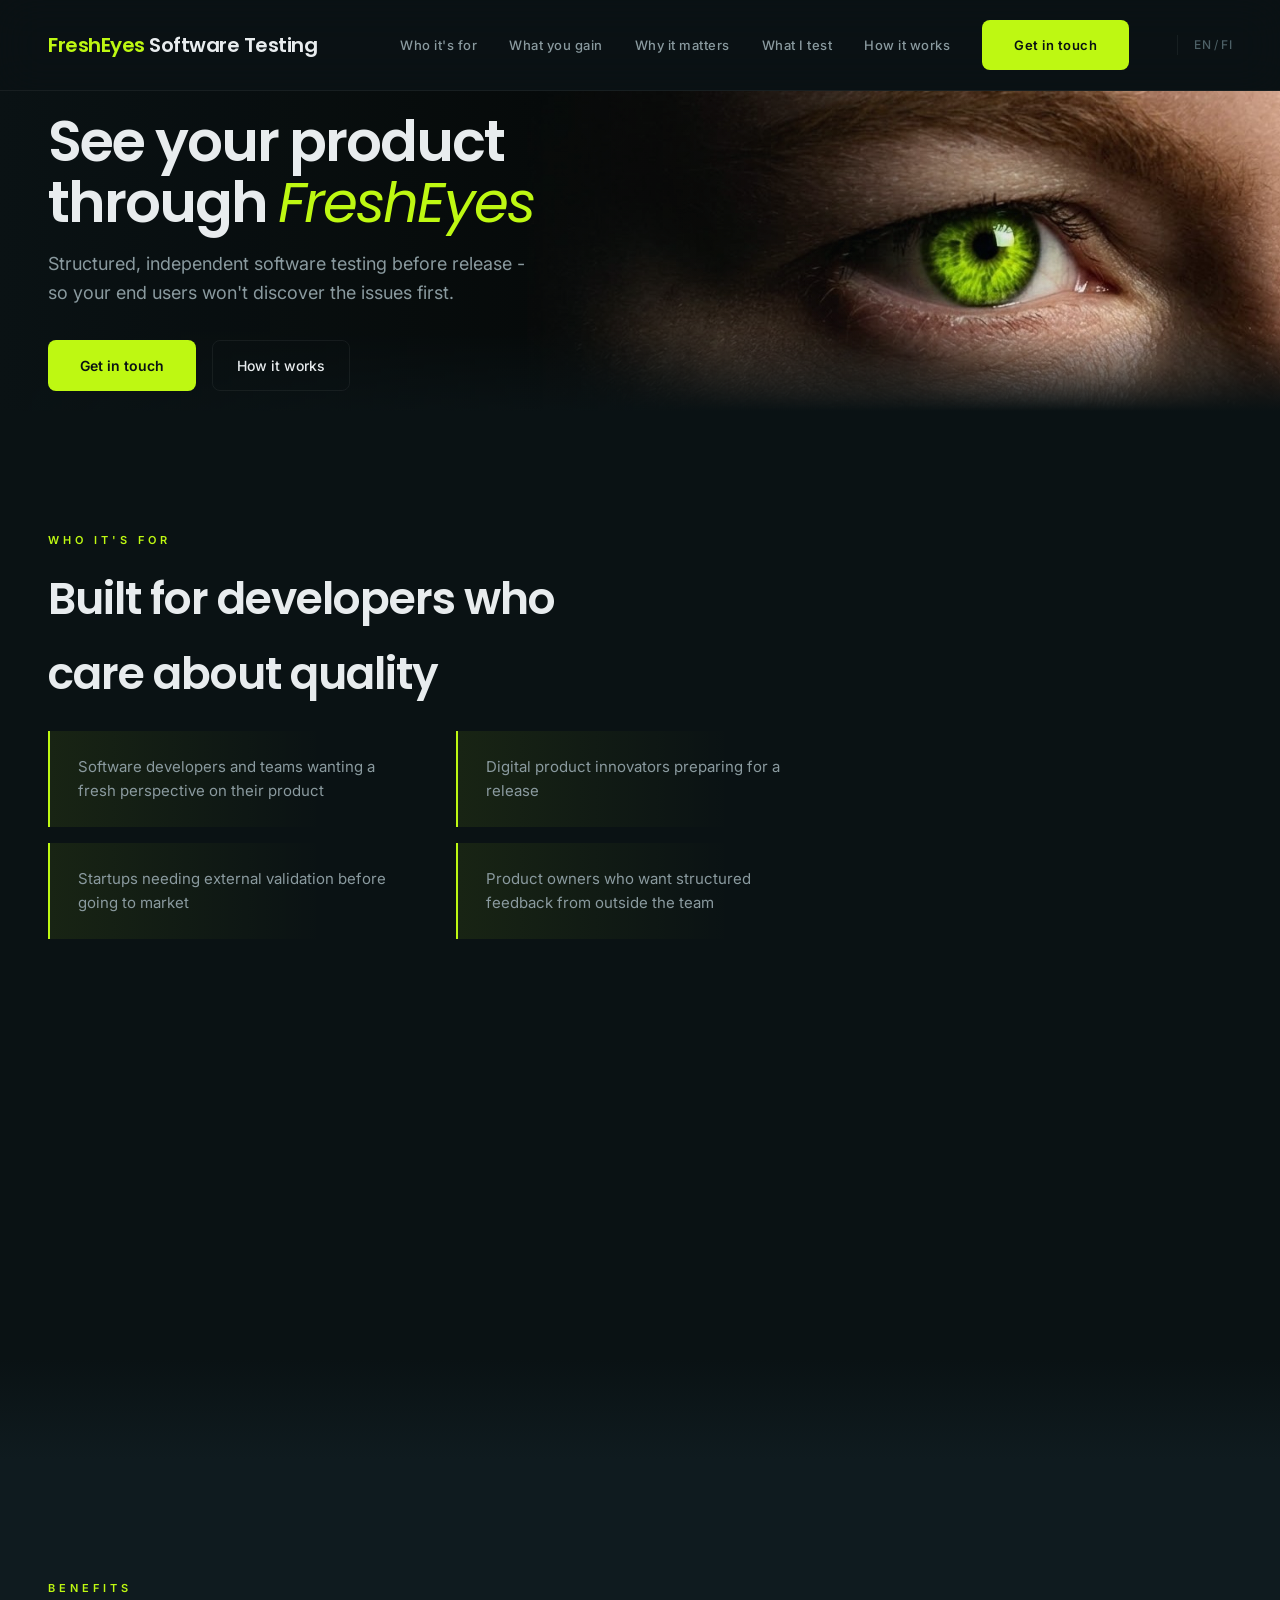
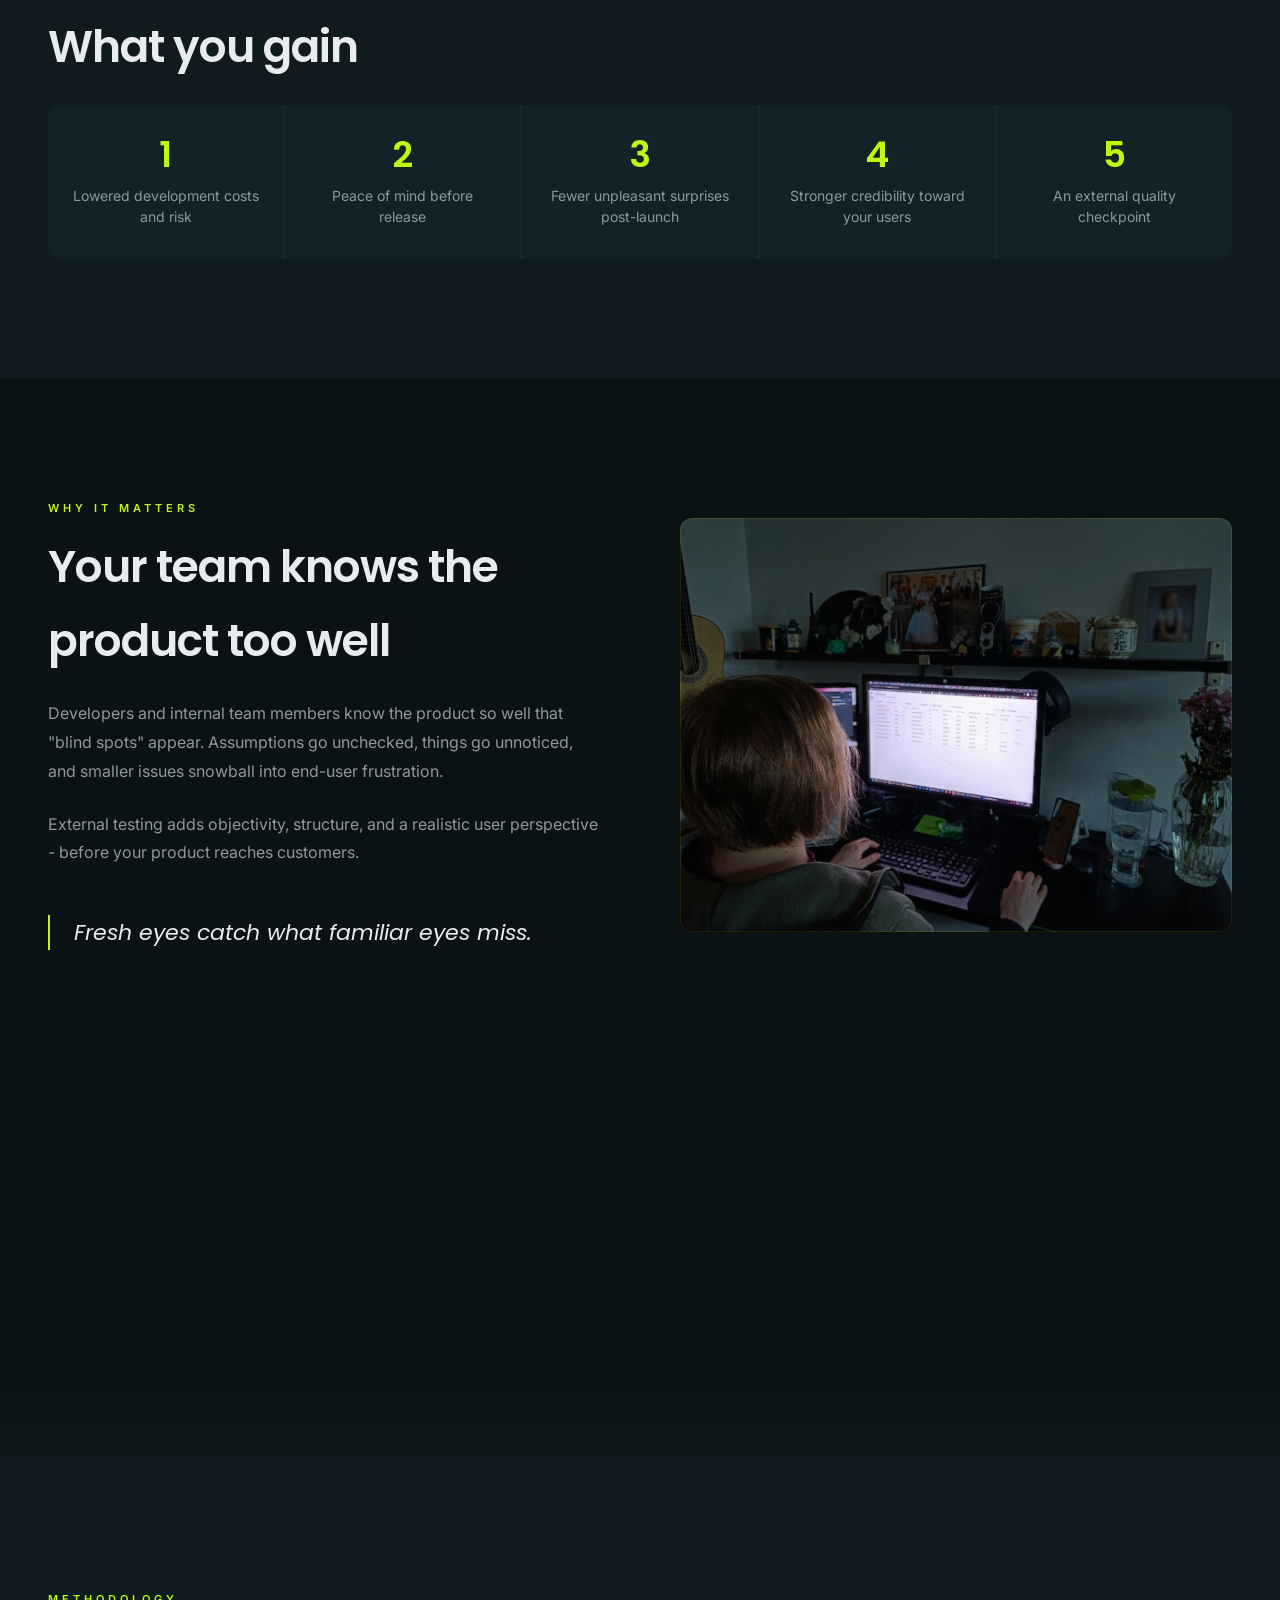
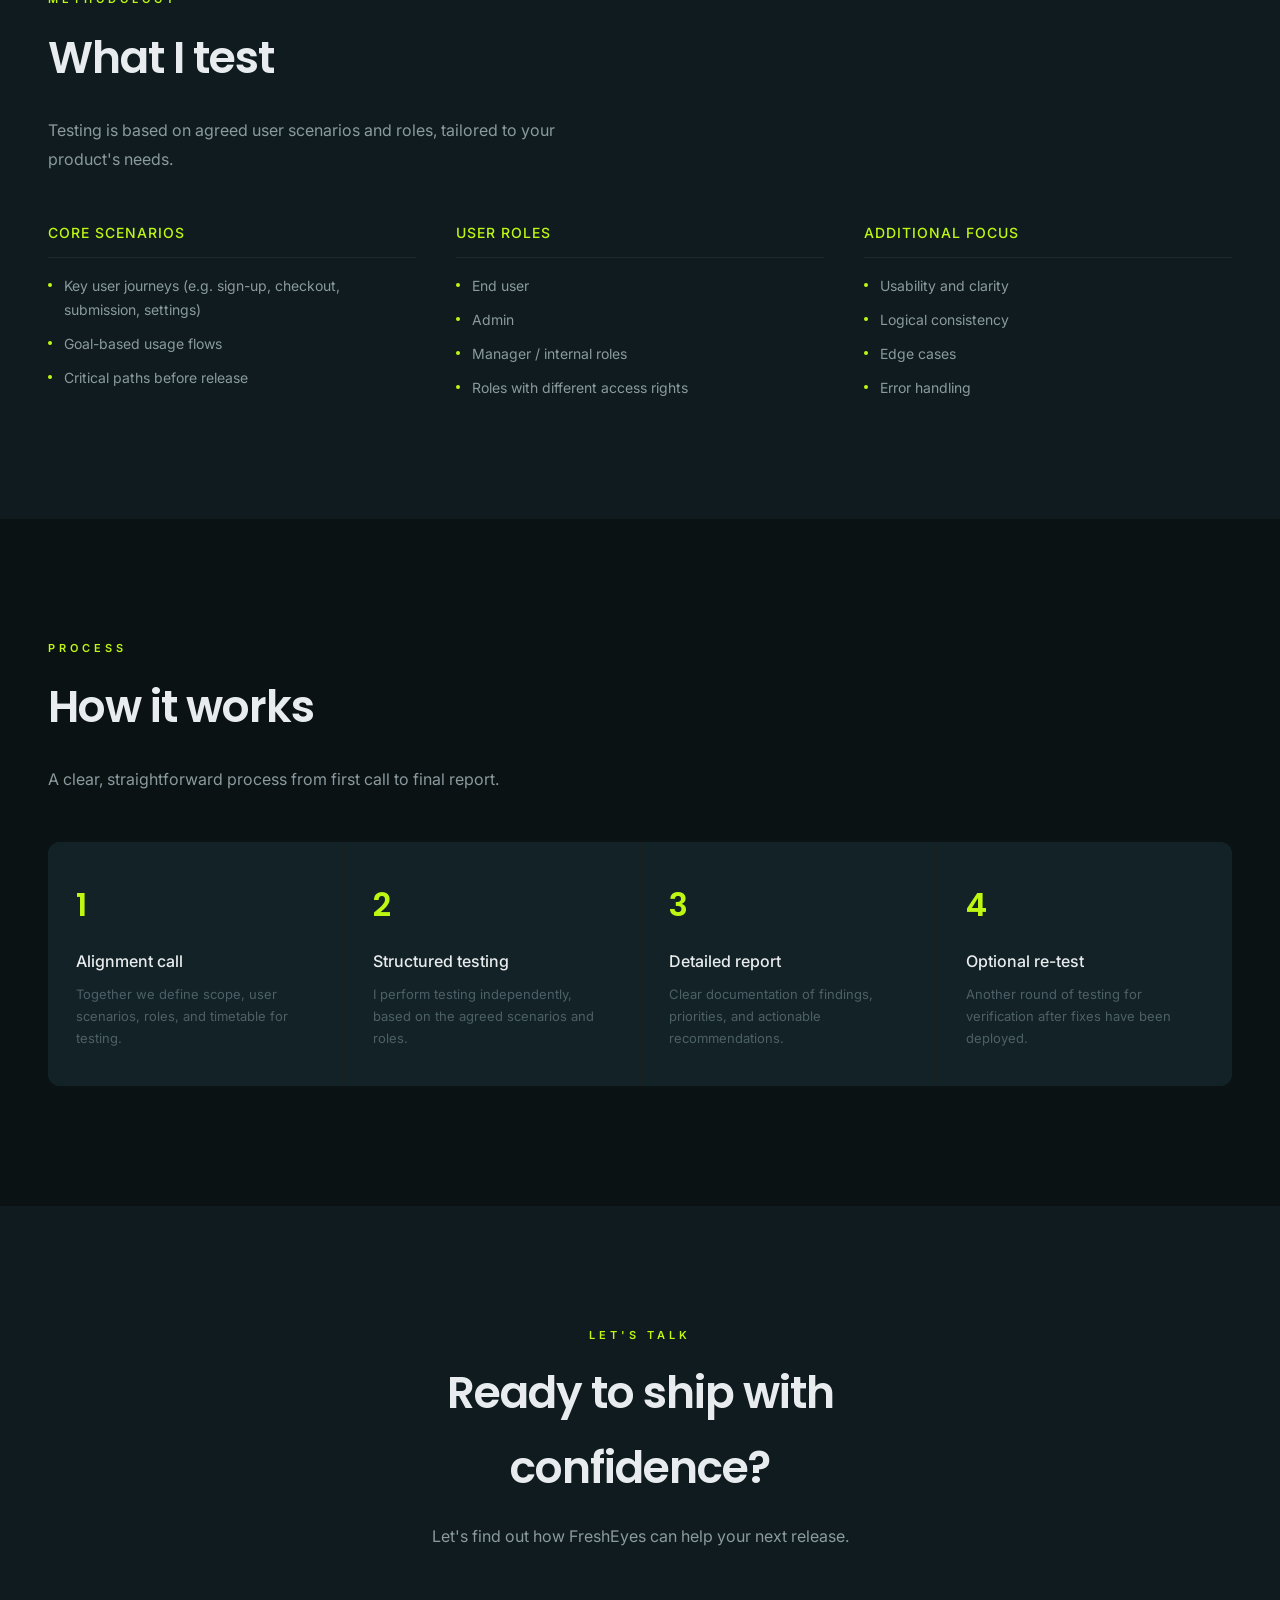
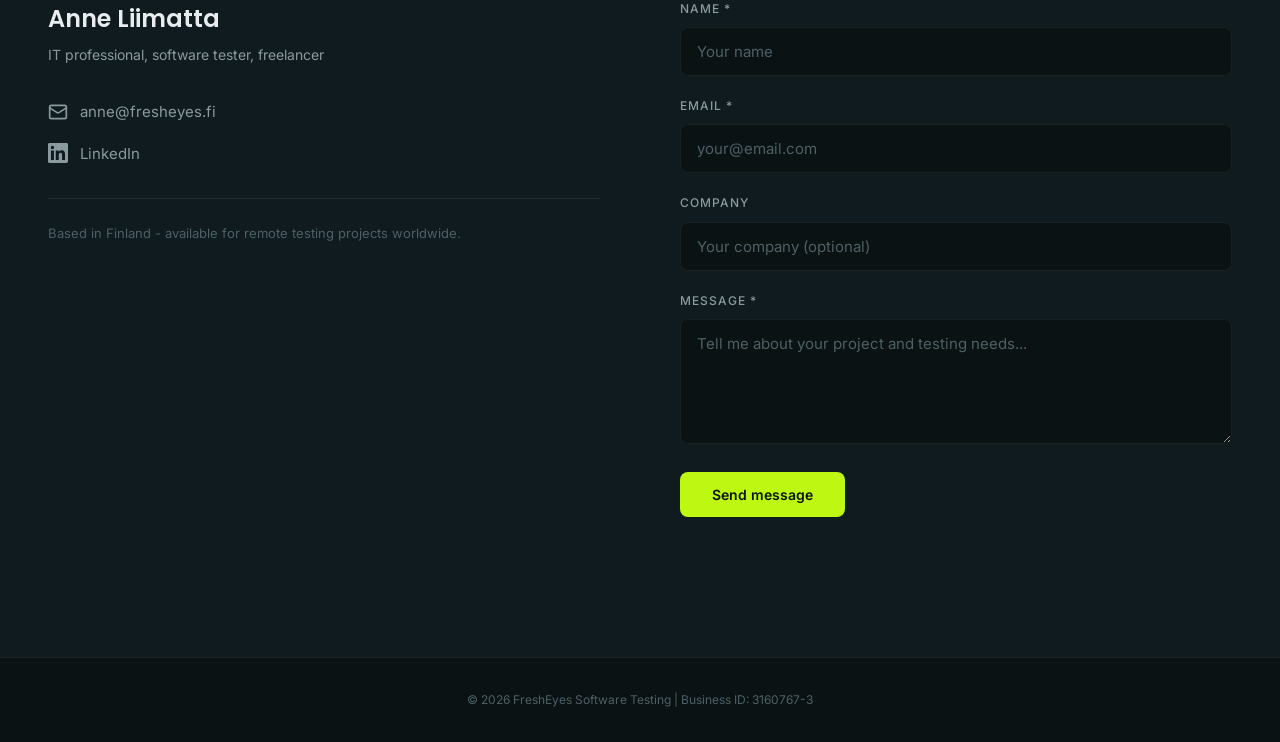
<file: index.html>
<!DOCTYPE html>
<html lang="en">
<head>
  <meta charset="UTF-8">
  <meta http-equiv="refresh" content="0; url=/en/">
  <link rel="canonical" href="https://www.fresheyes.fi/en/">
  <link rel="alternate" hreflang="en" href="https://www.fresheyes.fi/en/">
  <link rel="alternate" hreflang="fi" href="https://www.fresheyes.fi/fi/">
  <link rel="alternate" hreflang="x-default" href="https://www.fresheyes.fi/en/">
  <title>FreshEyes Software Testing</title>
  <script>
    const lang = navigator.language || navigator.userLanguage;
    if (lang && lang.startsWith('fi')) {
      window.location.replace('/fi/');
    } else {
      window.location.replace('/en/');
    }
  </script>
</head>
<body>
  <p>Redirecting… / <a href="/en/">English</a> | <a href="/fi/">Suomi</a></p>
</body>
</html>
</file>
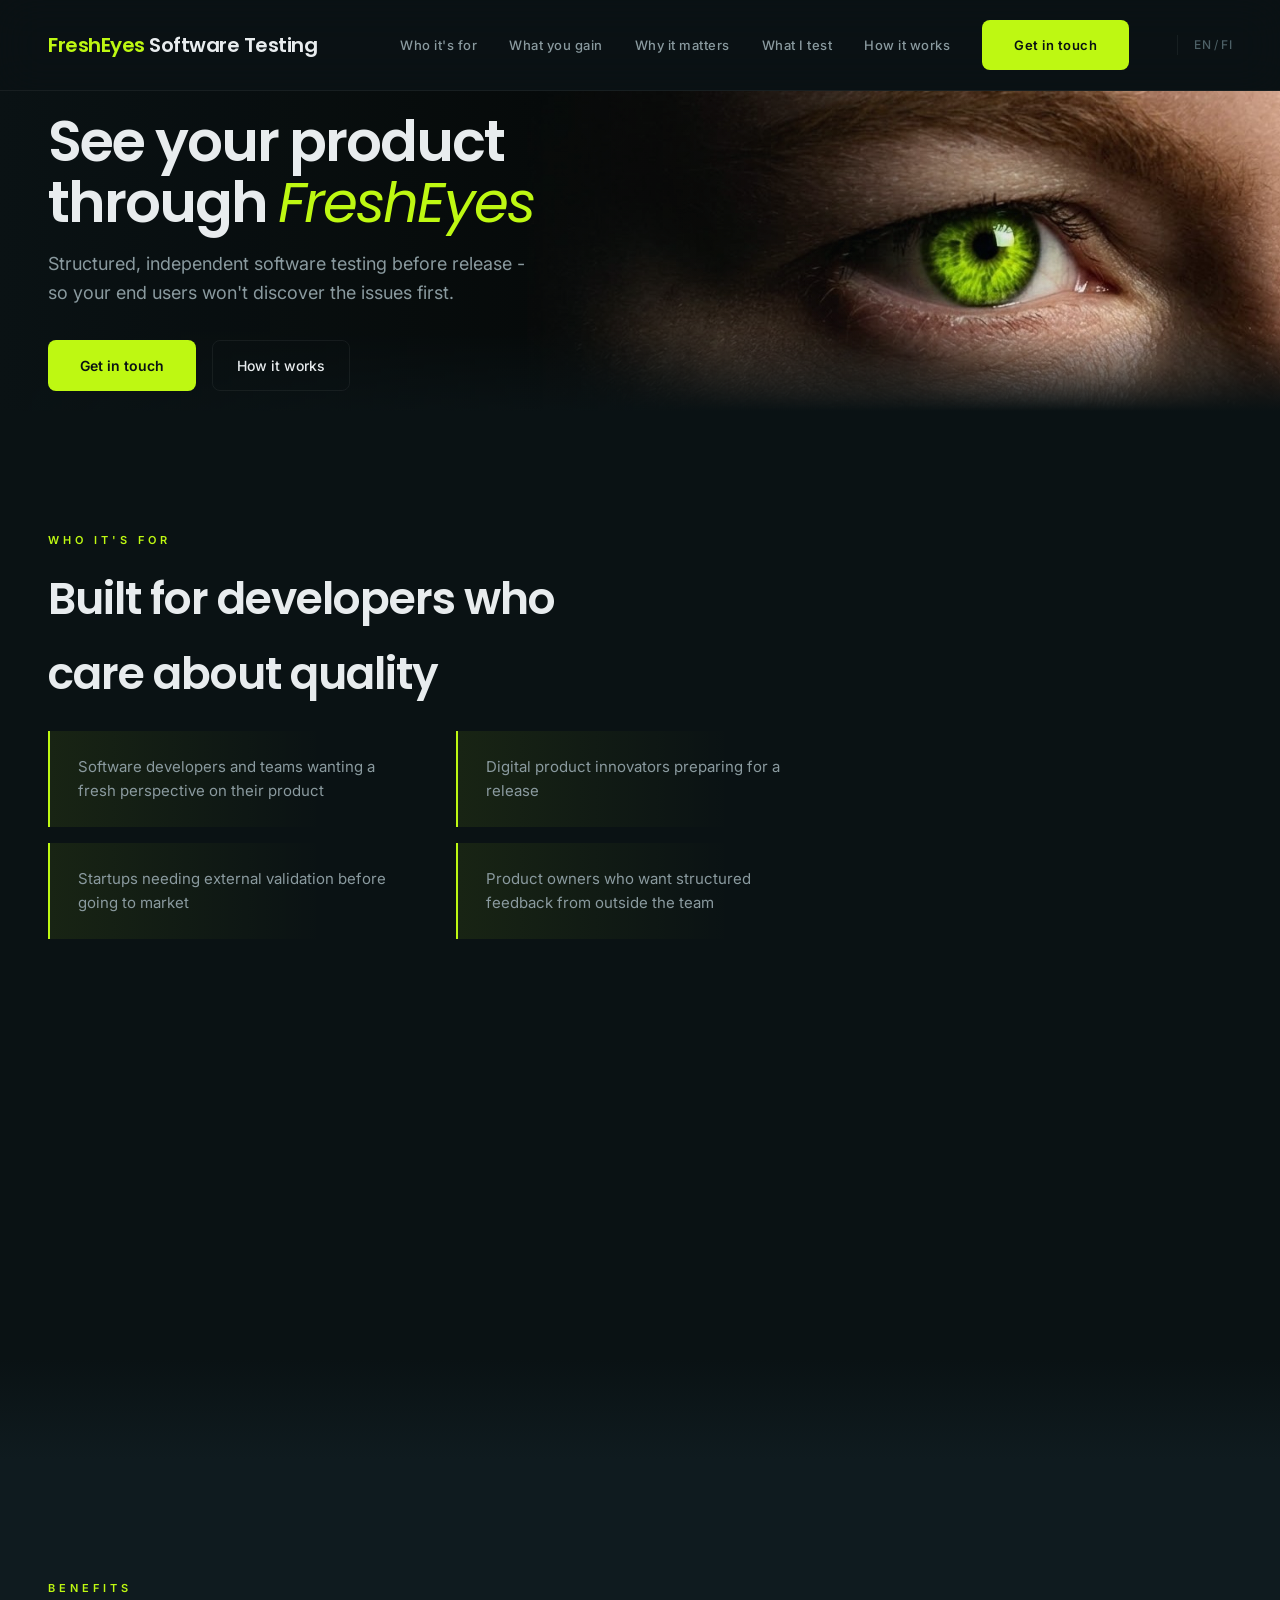
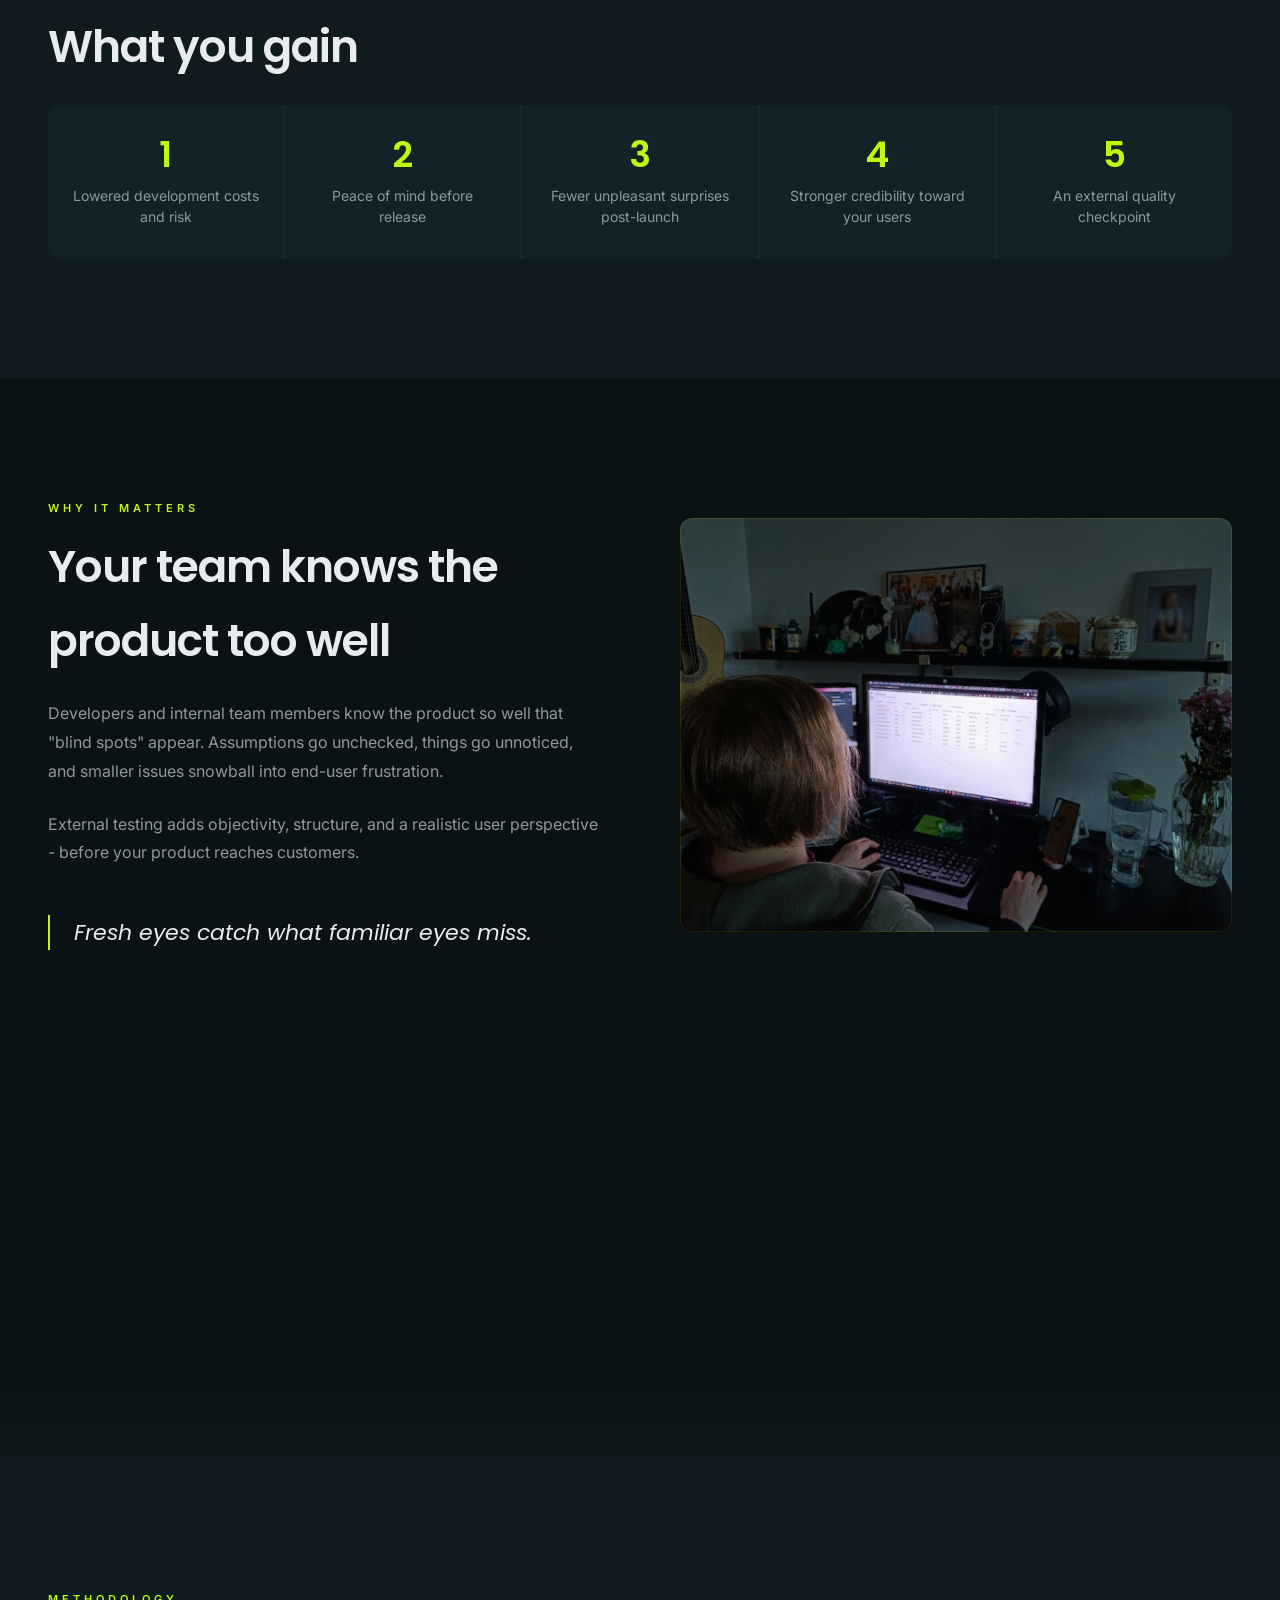
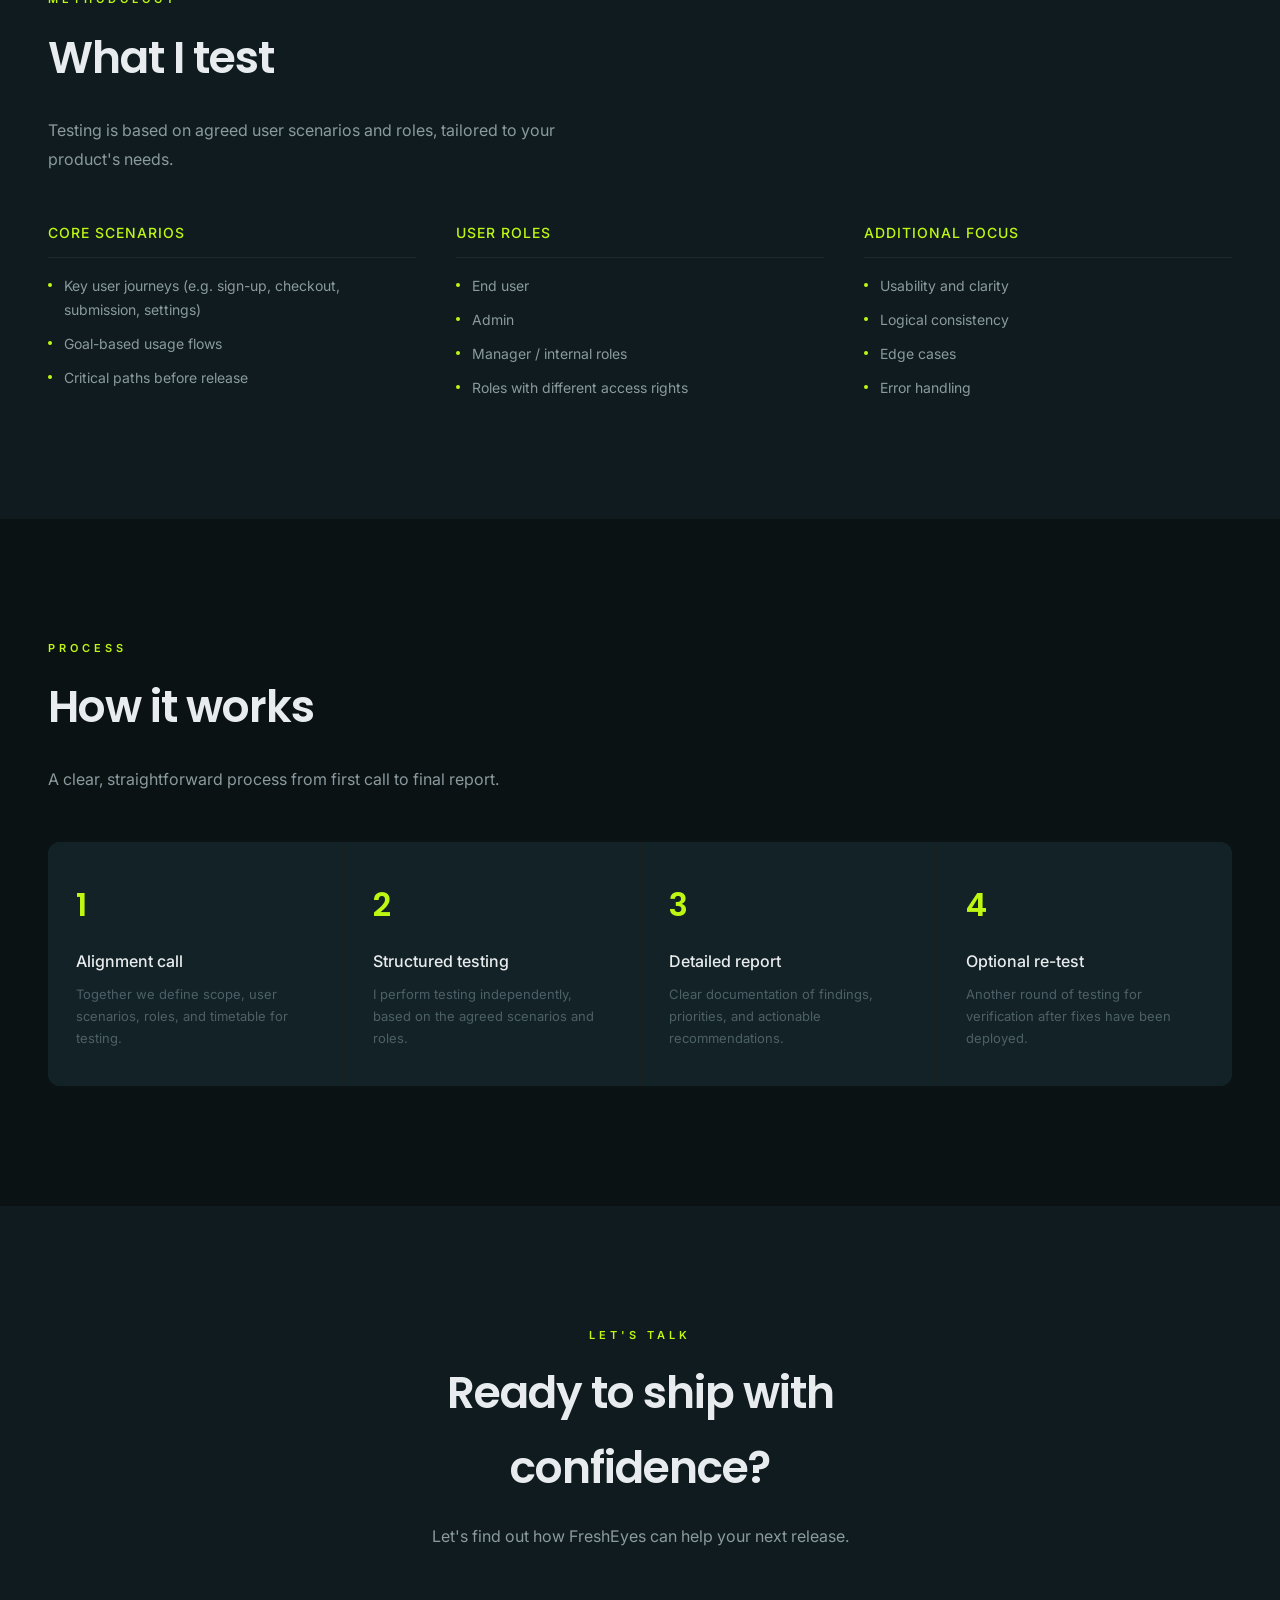
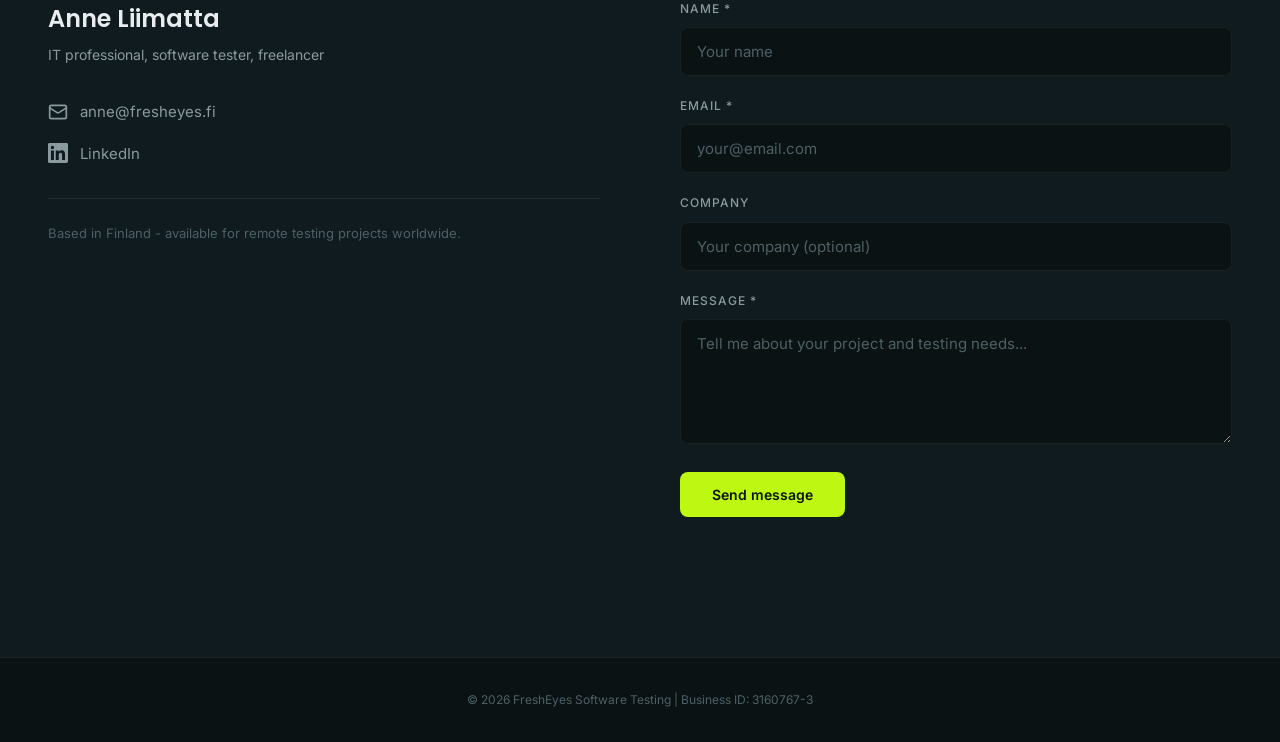
<file: en/index.html>
<!DOCTYPE html>
<html lang="en">
<head>
<meta charset="UTF-8">
<meta name="viewport" content="width=device-width, initial-scale=1.0">
<title>FreshEyes - Independent software testing | Pre-Release quality assurance</title>
<meta name="description" content="FreshEyes offers independent, structured software testing before release - so your end users won't discover the issues first.">
<meta property="og:type" content="website">
<meta property="og:title" content="FreshEyes — Independent software testing">
<meta property="og:description" content="Structured, independent testing before release - so your end users won't discover the issues first.">
<meta property="og:url" content="https://www.fresheyes.fi/en/">
<meta property="og:image" content="https://www.fresheyes.fi/my-eyes-lime-black-3.jpg">
<meta property="og:locale" content="en">
<meta name="twitter:card" content="summary_large_image">
<meta name="twitter:title" content="FreshEyes — Independent software testing">
<meta name="twitter:description" content="Structured, independent testing before release - so your end users won't discover the issues first.">
<meta name="twitter:image" content="https://www.fresheyes.fi/my-eyes-lime-black-3.jpg">
<link rel="icon" type="image/x-icon" href="/favicon.ico">
<link rel="apple-touch-icon" href="/apple-touch-icon.png">
<link rel="canonical" href="https://www.fresheyes.fi/en/">
<link rel="alternate" hreflang="en" href="https://www.fresheyes.fi/en/">
<link rel="alternate" hreflang="fi" href="https://www.fresheyes.fi/fi/">
<link rel="alternate" hreflang="x-default" href="https://www.fresheyes.fi/en/">
<link rel="preconnect" href="https://fonts.googleapis.com">
<link rel="preconnect" href="https://fonts.gstatic.com" crossorigin>
<link href="https://fonts.googleapis.com/css2?family=Inter:wght@300;400;500;600;700&family=Poppins:wght@400;500;600;700&display=swap" rel="stylesheet">
<script type="application/ld+json">
{
  "@context": "https://schema.org",
  "@type": "ProfessionalService",
  "name": "FreshEyes Software Testing",
  "description": "Independent, structured software testing before release.",
  "url": "https://www.fresheyes.fi/en/",
  "serviceType": "Software Testing",
  "areaServed": "FI"
}
</script>
<link rel="stylesheet" href="/style.css">
<noscript><style>.reveal { opacity: 1; transform: none; }</style></noscript>
</head>
<body>

<nav class="nav">
    <a href="/en/" class="nav-brand"><span>FreshEyes</span> Software Testing</a>

    <div class="nav-toggle" id="nav-toggle">
        <span></span>
        <span></span>
        <span></span>
    </div>

    <div class="nav-links">
        <a href="#who">Who it's for</a>
        <a href="#gains">What you gain</a>
        <a href="#why">Why it matters</a>
        <a href="#what">What I test</a>
        <a href="#how">How it works</a>
        <a href="#contact" class="nav-cta btn-lime">Get in touch</a>
        <span class="lang-switch"><a href="/en">EN</a> / <a href="/fi">FI</a></span>
    </div>

    <!-- Mobile menu -->
    <div class="nav-links-mobile" id="nav-links-mobile">
        <a href="#who">Who it's for</a>
        <a href="#gains">What you gain</a>
        <a href="#why">Why it matters</a>
        <a href="#what">What I test</a>
        <a href="#how">How it works</a>
        <a href="#contact" class="nav-cta btn-lime">Get in touch</a>
        <span class="lang-switch"><a href="/en">EN</a> / <a href="/fi">FI</a></span>
    </div>
</nav>

<section class="hero">
    <div class="hero-image"></div>
    <div class="hero-content">
        <h1>See your product through <em>FreshEyes</em></h1>
        <p class="hero-sub">Structured, independent software testing before release - so your end users won't discover the issues first.</p>
        <div class="hero-actions">
            <a href="#contact" class="btn-lime">Get in touch</a>
            <a href="#how" class="btn-ghost">How it works</a>
        </div>
    </div>
</section>

<section class="section" id="who">
    <div class="container">
        <div class="section-label reveal">Who it's for</div>
        <h2 class="section-title reveal">Built for developers who care about quality</h2>
        <div class="audience-grid reveal">
            <div class="audience-card">Software developers and teams wanting a fresh perspective on their product</div>
            <div class="audience-card">Digital product innovators preparing for a release</div>
            <div class="audience-card">Startups needing external validation before going to market</div>
            <div class="audience-card">Product owners who want structured feedback from outside the team</div>
        </div>
    </div>
</section>

<div class="photo-break" style="background-image: url('/FEST-8.png');"></div>

<section class="section section-alt" id="gains">
    <div class="container">
        <div class="section-label reveal">Benefits</div>
        <h2 class="section-title reveal">What you gain</h2>
        <div class="gains-grid reveal">
            <div class="gain-card">
                <div class="gain-number">1</div>
                <div class="gain-text">Lowered development costs and risk</div>
            </div>
            <div class="gain-card">
                <div class="gain-number">2</div>
                <div class="gain-text">Peace of mind before release</div>
            </div>
            <div class="gain-card">
                <div class="gain-number">3</div>
                <div class="gain-text">Fewer unpleasant surprises post-launch</div>
            </div>
            <div class="gain-card">
                <div class="gain-number">4</div>
                <div class="gain-text">Stronger credibility toward your users</div>
            </div>
            <div class="gain-card">
                <div class="gain-number">5</div>
                <div class="gain-text">An external quality checkpoint</div>
            </div>
        </div>
    </div>
</section>

<section class="section" id="why">
    <div class="container">
        <div class="why-split">
            <div class="why-text">
                <div class="section-label reveal">Why it matters</div>
                <h2 class="section-title reveal">Your team knows the product too well</h2>
                <p class="section-desc reveal">Developers and internal team members know the product so well that "blind spots" appear. Assumptions go unchecked, things go unnoticed, and smaller issues snowball into end-user frustration.</p>
                <p class="section-desc reveal" style="margin-top: -24px;">External testing adds objectivity, structure, and a realistic user perspective - before your product reaches customers.</p>
                <blockquote class="reveal">Fresh eyes catch what familiar eyes miss.</blockquote>
            </div>
            <div class="why-image reveal">
                <img src="/FEST-7.png" alt="Software testing in action" loading="lazy">
            </div>
        </div>
    </div>
</section>

<div class="photo-break" style="background-image: url('/FEST-6.png');"></div>

<section class="section section-alt" id="what">
    <div class="container">
        <div class="section-label reveal">Methodology</div>
        <h2 class="section-title reveal">What I test</h2>
        <p class="section-desc reveal">Testing is based on agreed user scenarios and roles, tailored to your product's needs.</p>
        <div class="what-columns reveal">
            <div class="what-col">
                <h3>Core Scenarios</h3>
                <ul>
                    <li>Key user journeys (e.g. sign-up, checkout, submission, settings)</li>
                    <li>Goal-based usage flows</li>
                    <li>Critical paths before release</li>
                </ul>
            </div>
            <div class="what-col">
                <h3>User Roles</h3>
                <ul>
                    <li>End user</li>
                    <li>Admin</li>
                    <li>Manager / internal roles</li>
                    <li>Roles with different access rights</li>
                </ul>
            </div>
            <div class="what-col">
                <h3>Additional Focus</h3>
                <ul>
                    <li>Usability and clarity</li>
                    <li>Logical consistency</li>
                    <li>Edge cases</li>
                    <li>Error handling</li>
                </ul>
            </div>
        </div>
    </div>
</section>

<section class="section" id="how">
    <div class="container">
        <div class="section-label reveal">Process</div>
        <h2 class="section-title reveal">How it works</h2>
        <p class="section-desc reveal">A clear, straightforward process from first call to final report.</p>
        <div class="process-grid reveal">
            <div class="process-step">
                <div class="process-num">1</div>
                <h3>Alignment call</h3>
                <p>Together we define scope, user scenarios, roles, and timetable for testing.</p>
            </div>
            <div class="process-step">
                <div class="process-num">2</div>
                <h3>Structured testing</h3>
                <p>I perform testing independently, based on the agreed scenarios and roles.</p>
            </div>
            <div class="process-step">
                <div class="process-num">3</div>
                <h3>Detailed report</h3>
                <p>Clear documentation of findings, priorities, and actionable recommendations.</p>
            </div>
            <div class="process-step">
                <div class="process-num">4</div>
                <h3>Optional re-test</h3>
                <p>Another round of testing for verification after fixes have been deployed.</p>
            </div>
        </div>
    </div>
</section>

<section class="section contact-section" id="contact">
    <div class="container">
        <div class="section-label reveal">Let's talk</div>
        <h2 class="section-title reveal" style="margin: 0 auto 16px;">Ready to ship with confidence?</h2>
        <p class="section-desc reveal" style="margin: 0 auto 48px; text-align: center;">Let's find out how FreshEyes can help your next release.</p>

        <div class="contact-grid reveal">
            <!-- Contact info -->
            <div class="contact-info">
                <div class="contact-person">
                    <h3 class="contact-name">Anne Liimatta</h3>
                    <p class="contact-role">IT professional, software tester, freelancer</p>
                </div>

                <div class="contact-links">
                    <a href="#" class="contact-email contact-link" data-user="anne" data-domain="fresheyes.fi">
                        <svg width="20" height="20" viewBox="0 0 24 24" fill="none" stroke="currentColor" stroke-width="2" stroke-linecap="round" stroke-linejoin="round"><rect x="2" y="4" width="20" height="16" rx="2"/><path d="m22 7-8.97 5.7a1.94 1.94 0 0 1-2.06 0L2 7"/></svg>
                        <span class="email-placeholder">Loading…</span>
                    </a>

                    <a href="https://www.linkedin.com/in/anne-liimatta/" target="_blank" rel="noopener noreferrer" class="contact-link">
                        <svg width="20" height="20" viewBox="0 0 24 24" fill="currentColor"><path d="M20.447 20.452h-3.554v-5.569c0-1.328-.027-3.037-1.852-3.037-1.853 0-2.136 1.445-2.136 2.939v5.667H9.351V9h3.414v1.561h.046c.477-.9 1.637-1.85 3.37-1.85 3.601 0 4.267 2.37 4.267 5.455v6.286zM5.337 7.433a2.062 2.062 0 0 1-2.063-2.065 2.064 2.064 0 1 1 2.063 2.065zm1.782 13.019H3.555V9h3.564v11.452zM22.225 0H1.771C.792 0 0 .774 0 1.729v20.542C0 23.227.792 24 1.771 24h20.451C23.2 24 24 23.227 24 22.271V1.729C24 .774 23.2 0 22.222 0h.003z"/></svg>
                        LinkedIn
                    </a>
                </div>

                <p class="contact-note">Based in Finland - available for remote testing projects worldwide.</p>
            </div>

            <!-- Contact form -->
            <form class="contact-form" id="contact-form">
                <input type="hidden" name="access_key" value="71c4ea03-13ae-42e4-a35f-1ef4c91d8ec7">
                <input type="hidden" name="botcheck">
                <input type="hidden" name="subject" value="New inquiry via FreshEyes website">

                <!-- Honeypot -->
                <div class="form-honeypot" aria-hidden="true" tabindex="-1">
                    <input type="text" name="website_url" tabindex="-1" autocomplete="off">
                </div>

                <div class="form-group">
                    <label for="name" class="form-label">Name *</label>
                    <input type="text" id="name" name="name" required class="form-input" placeholder="Your name">
                </div>

                <div class="form-group">
                    <label for="email" class="form-label">Email *</label>
                    <input type="email" id="email" name="email" required class="form-input" placeholder="your@email.com">
                </div>

                <div class="form-group">
                    <label for="company" class="form-label">Company</label>
                    <input type="text" id="company" name="company" class="form-input" placeholder="Your company (optional)">
                </div>

                <div class="form-group">
                    <label for="message" class="form-label">Message *</label>
                    <textarea id="message" name="message" required class="form-input form-textarea" rows="5" placeholder="Tell me about your project and testing needs..."></textarea>
                </div>

                <button type="submit" class="btn-lime form-submit">Send message</button>
                <div class="form-status" id="form-status"></div>
            </form>
        </div>
    </div>
</section>

<footer class="footer">
    &copy; 2026 FreshEyes Software Testing | Business ID: 3160767-3
</footer>

<script>
const observer = new IntersectionObserver((entries) => {
    entries.forEach(entry => {
        if (entry.isIntersecting) entry.target.classList.add('visible');
    });
}, { threshold: 0.1, rootMargin: '0px 0px -40px 0px' });

document.querySelectorAll('.reveal').forEach(el => observer.observe(el));

// Active nav
const sections = document.querySelectorAll('section[id]');
const navLinks = document.querySelectorAll('.nav-links a:not(.nav-cta)');
window.addEventListener('scroll', () => {
    let current = '';
    sections.forEach(s => { if (scrollY >= s.offsetTop - 200) current = s.id; });
    navLinks.forEach(l => { l.classList.toggle('active', l.getAttribute('href') === '#' + current); });
}, { passive: true });

// Hamburger toggle
const navToggle = document.getElementById('nav-toggle');
const mobileMenu = document.getElementById('nav-links-mobile');
navToggle.addEventListener('click', () => {
    mobileMenu.classList.toggle('show');
    navToggle.classList.toggle('open');
});

// Close mobile menu when a link is clicked
document.querySelectorAll('#nav-links-mobile a').forEach(link => {
    link.addEventListener('click', () => {
        mobileMenu.classList.remove('show');
        navToggle.classList.remove('open');
    });
});

// Email obfuscation
document.querySelectorAll('.contact-email').forEach(el => {
    const user = el.dataset.user;
    const domain = el.dataset.domain;
    if (user && domain) {
        const addr = user + '@' + domain;
        el.href = 'mailto:' + addr;
        el.querySelector('.email-placeholder').textContent = addr;
    }
});

// Contact form AJAX submission
document.getElementById('contact-form').addEventListener('submit', async (e) => {
    e.preventDefault();
    const form = e.target;
    const btn = form.querySelector('.form-submit');
    const status = document.getElementById('form-status');

    btn.disabled = true;
    btn.textContent = 'Sending…';
    status.className = 'form-status';
    status.textContent = '';

    try {
        const res = await fetch('https://api.web3forms.com/submit', {
            method: 'POST',
            headers: { 'Accept': 'application/json' },
            body: new FormData(form)
        });
        const data = await res.json();

        if (data.success) {
            status.textContent = 'Thank you! Your message has been sent. I will get back to you soon!';
            status.classList.add('form-status-success');
            form.reset();
        } else {
            status.textContent = 'Something went wrong. Please try again or email me directly.';
            status.classList.add('form-status-error');
        }
    } catch {
        status.textContent = 'Something went wrong. Please try again or email me directly.';
        status.classList.add('form-status-error');
    }

    btn.disabled = false;
    btn.textContent = 'Send message';
});
</script>
</body>
</html>
</file>
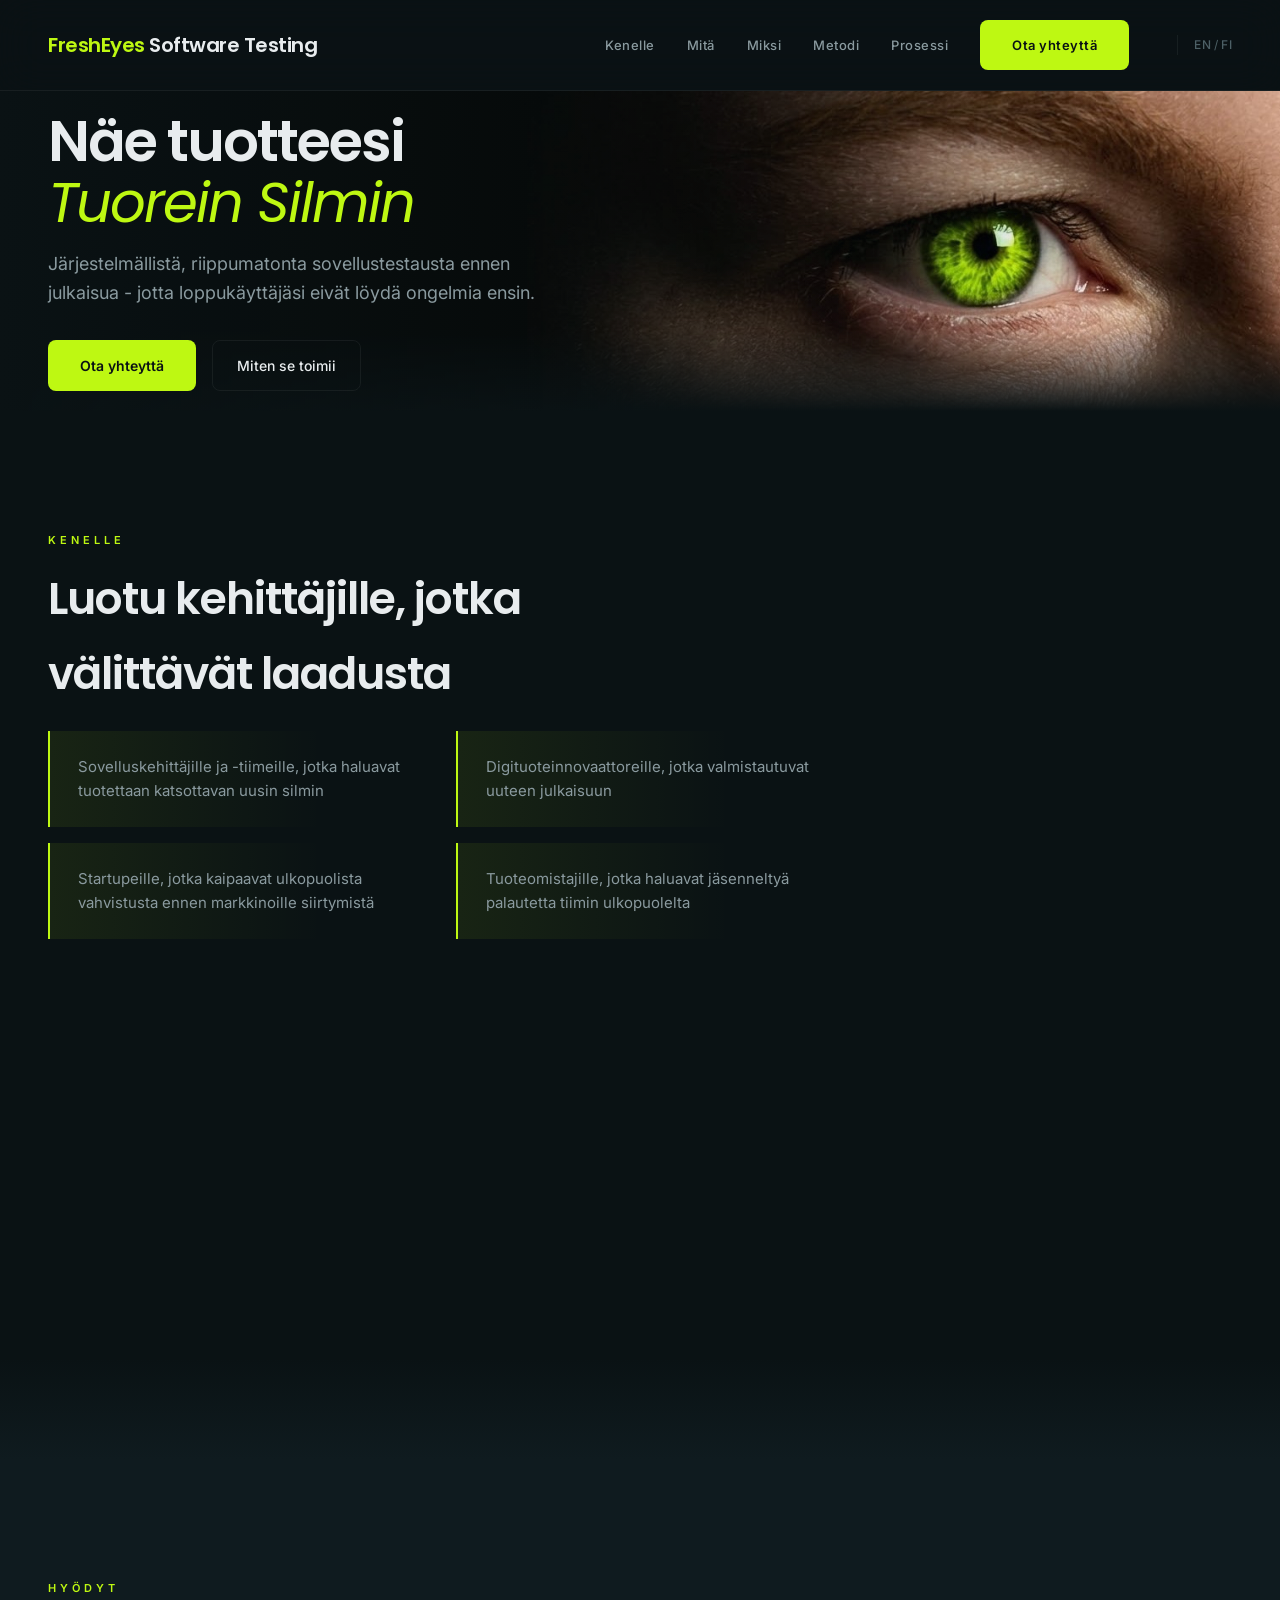
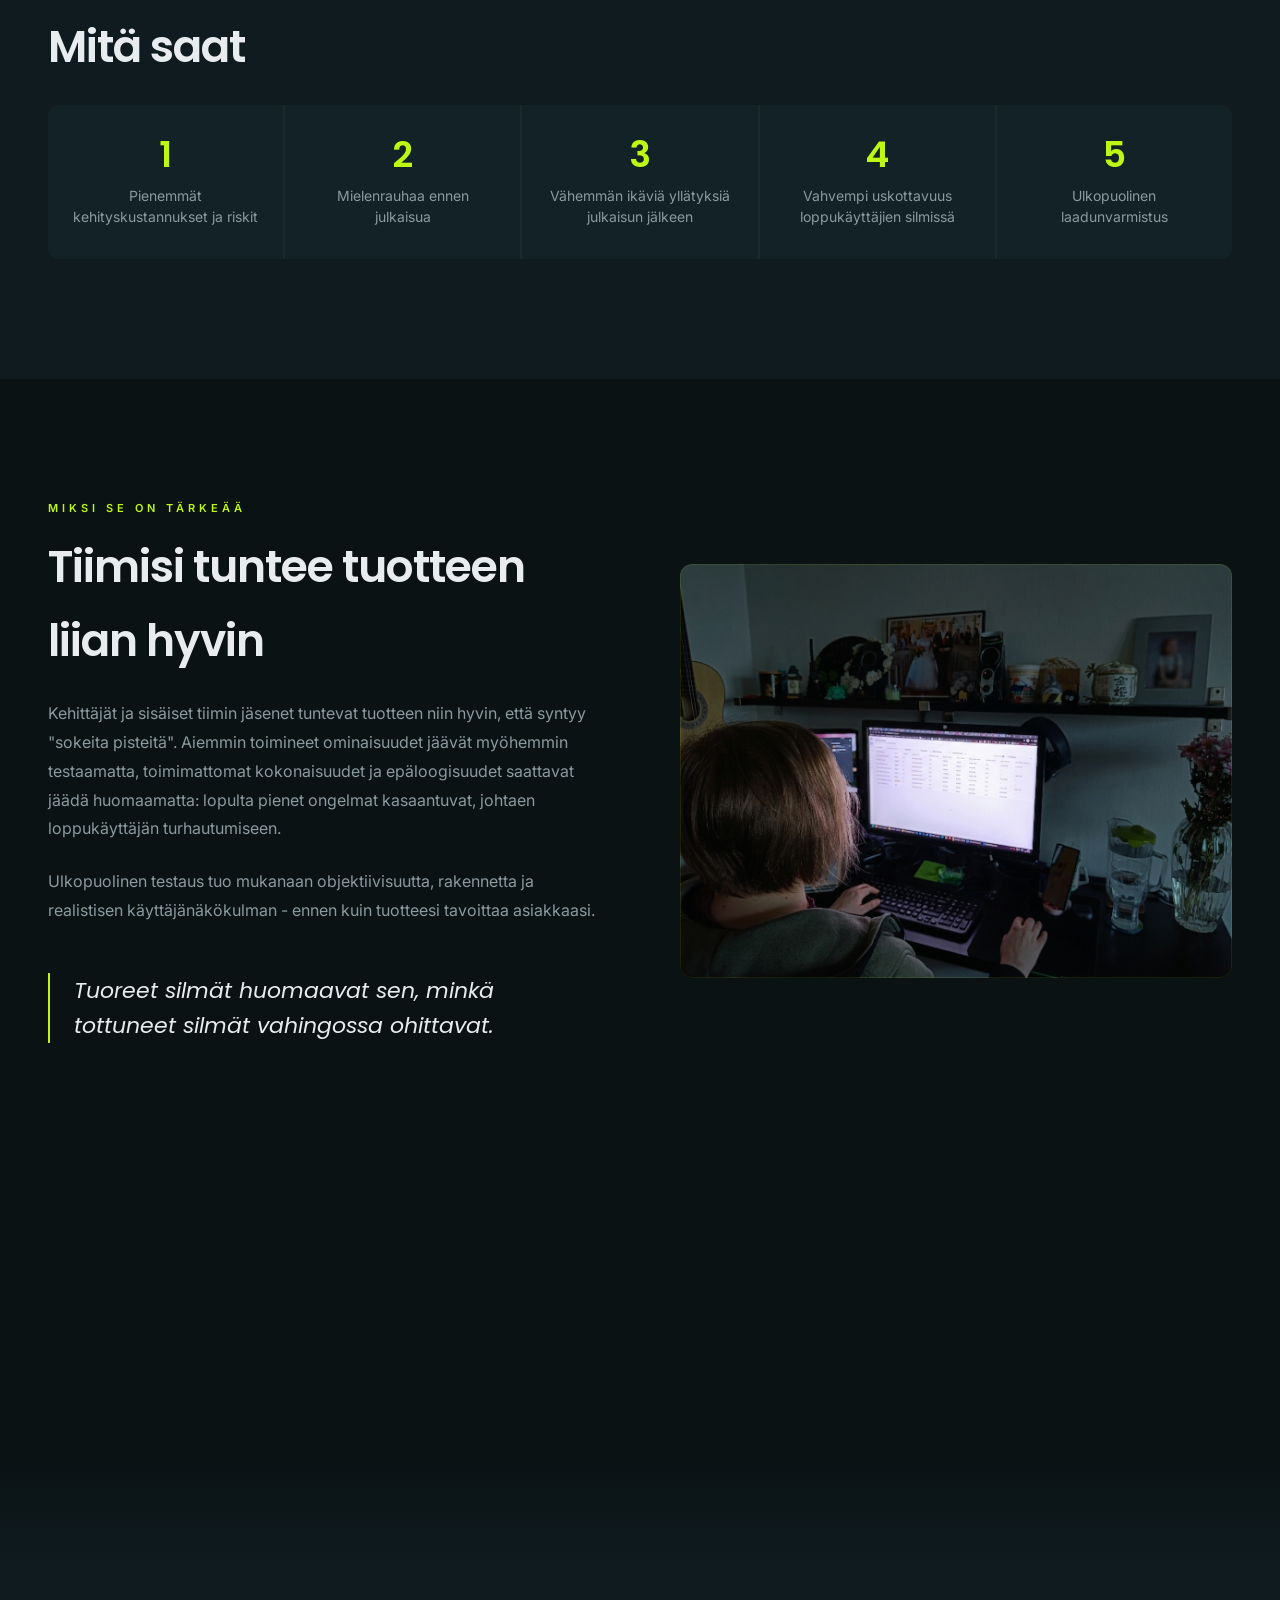
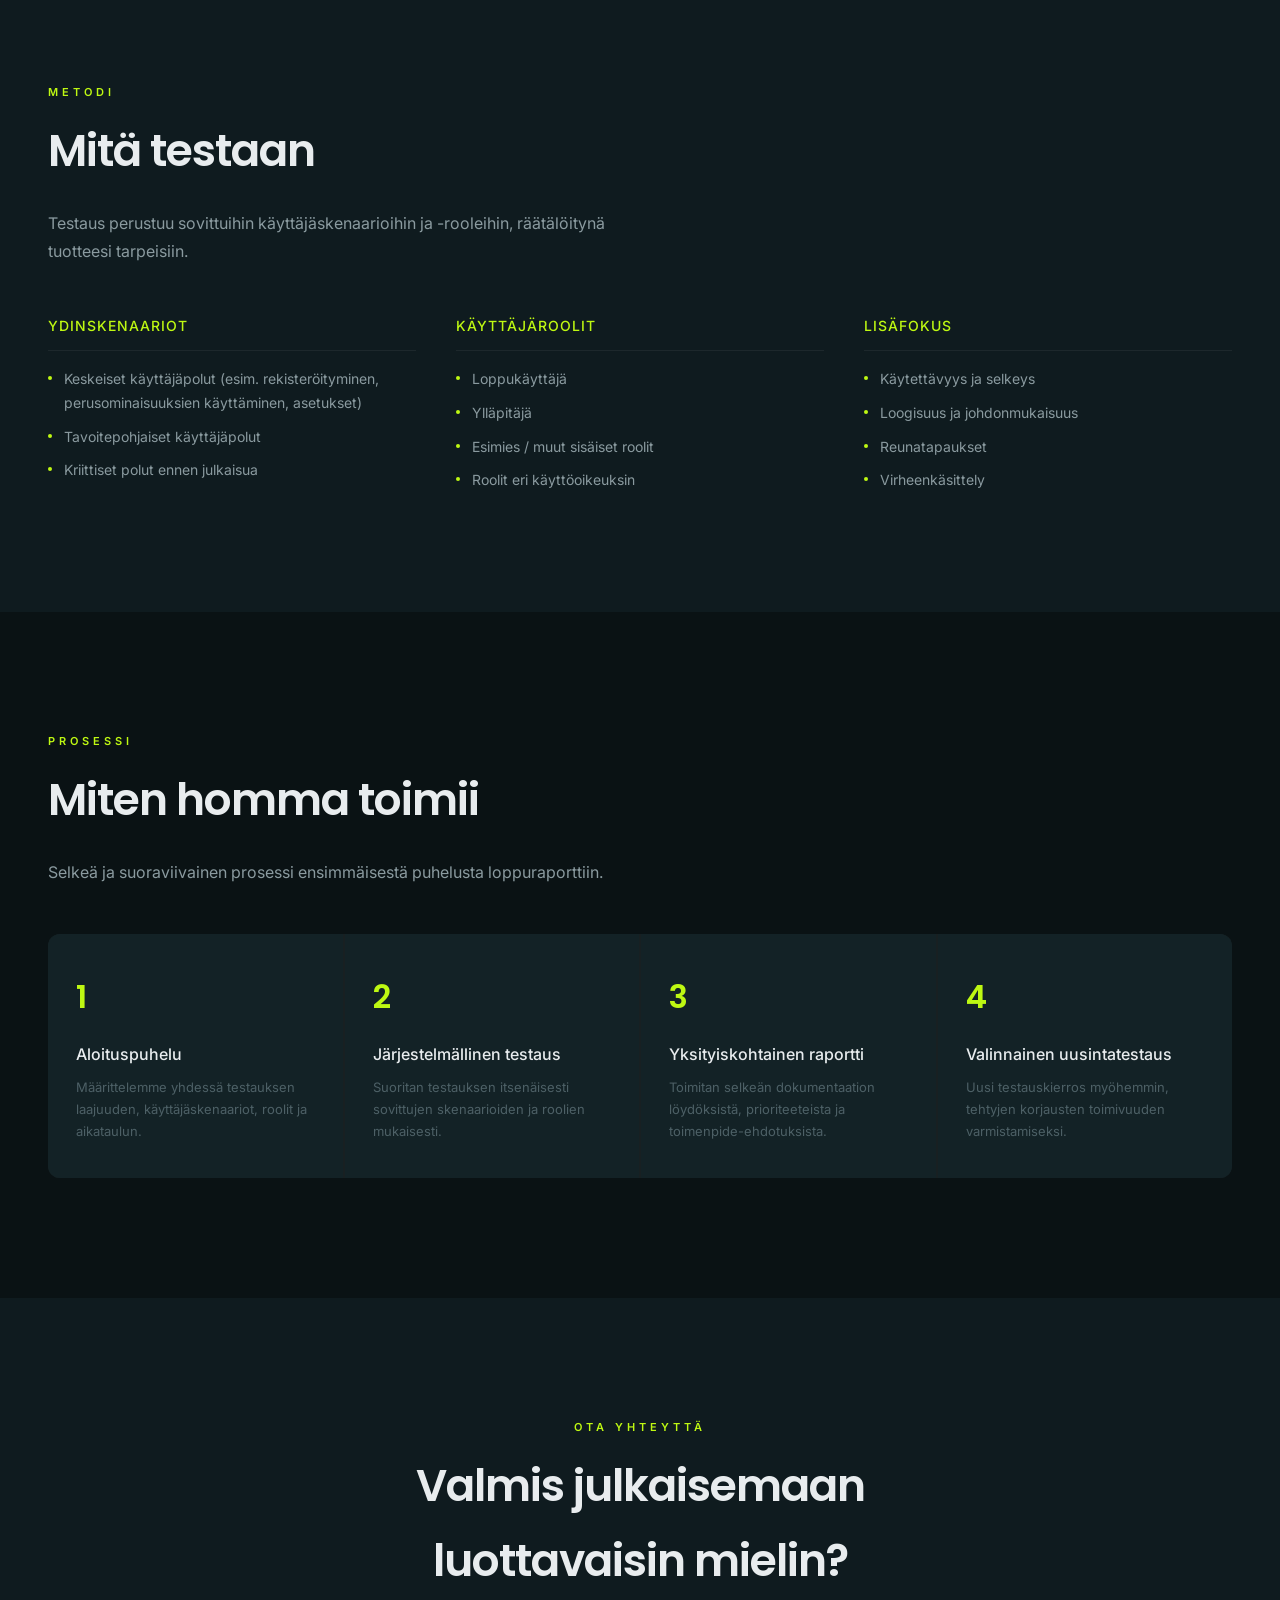
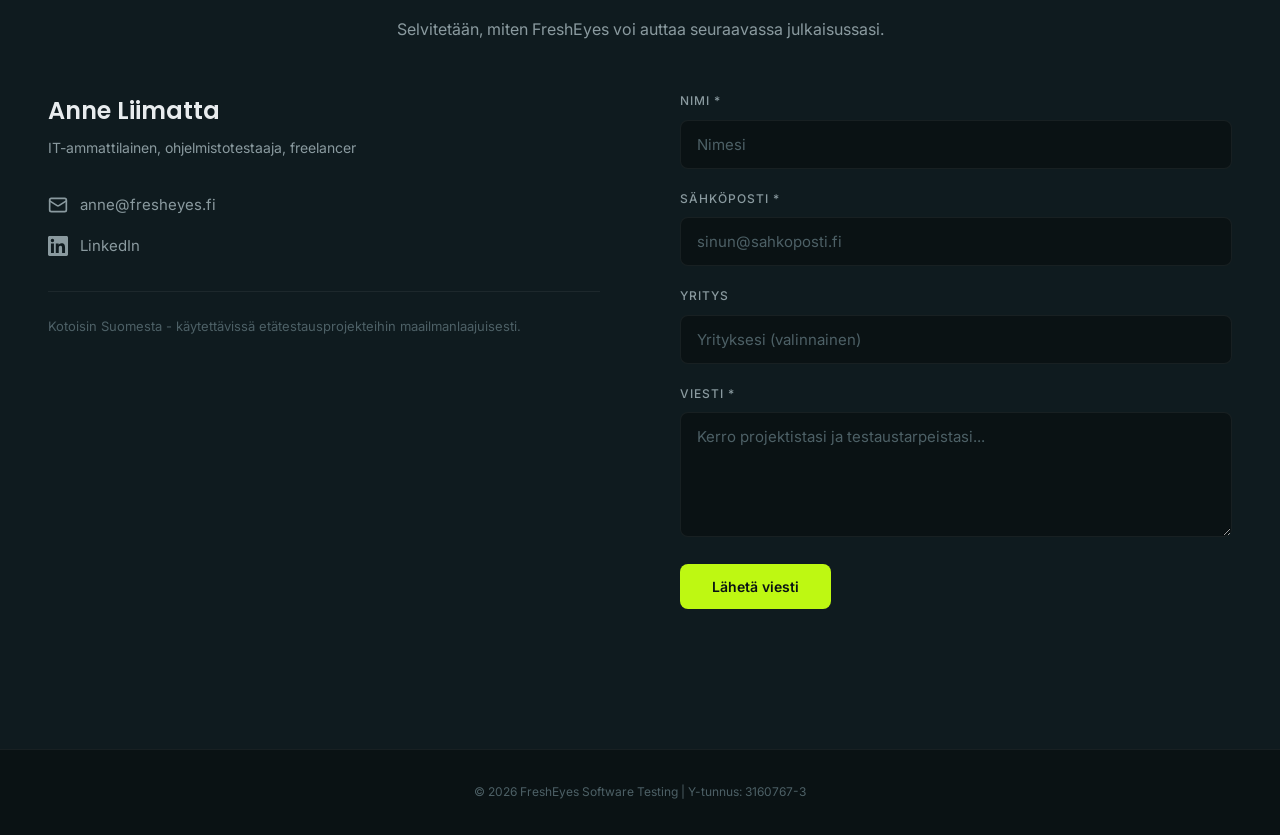
<file: fi/index.html>
<!DOCTYPE html>
<html lang="fi">
<head>
<meta charset="UTF-8">
<meta name="viewport" content="width=device-width, initial-scale=1.0">
<title>FreshEyes - Riippumatonta sovellustestausta | Julkaisua edeltävä laadunvarmistus</title>
<meta name="description" content="FreshEyes tarjoaa riippumatonta, järjestelmällistä sovellustestausta ennen julkaisua - jotta loppukäyttäjäsi eivät löydä ongelmia ensin.">
<meta property="og:type" content="website">
<meta property="og:title" content="FreshEyes - Riippumatonta sovellustestausta">
<meta property="og:description" content="Järjestelmällistä, riippumatonta testausta ennen julkaisua - jotta loppukäyttäjäsi eivät löydä ongelmia ensin.">
<meta property="og:url" content="https://www.fresheyes.fi/fi/">
<meta property="og:image" content="https://www.fresheyes.fi/my-eyes-lime-black-3.jpg">
<meta property="og:locale" content="fi">
<meta name="twitter:card" content="summary_large_image">
<meta name="twitter:title" content="FreshEyes - Riippumatonta sovellustestausta">
<meta name="twitter:description" content="Järjestelmällistä, riippumatonta testausta ennen julkaisua - jotta loppukäyttäjäsi eivät löydä ongelmia ensin.">
<meta name="twitter:image" content="https://www.fresheyes.fi/my-eyes-lime-black-3.jpg">
<link rel="icon" type="image/x-icon" href="/favicon.ico">
<link rel="apple-touch-icon" href="/apple-touch-icon.png">
<link rel="canonical" href="https://www.fresheyes.fi/fi/">
<link rel="alternate" hreflang="en" href="https://www.fresheyes.fi/en/">
<link rel="alternate" hreflang="fi" href="https://www.fresheyes.fi/fi/">
<link rel="alternate" hreflang="x-default" href="https://www.fresheyes.fi/en/">
<link rel="preconnect" href="https://fonts.googleapis.com">
<link rel="preconnect" href="https://fonts.gstatic.com" crossorigin>
<link href="https://fonts.googleapis.com/css2?family=Inter:wght@300;400;500;600;700&family=Poppins:wght@400;500;600;700&display=swap" rel="stylesheet">
<script type="application/ld+json">
{
  "@context": "https://schema.org",
  "@type": "ProfessionalService",
  "name": "FreshEyes Software Testing",
  "description": "Riippumatonta, järjestelmällistä sovellustestausta ennen julkaisua.",
  "url": "https://www.fresheyes.fi/fi/",
  "serviceType": "Software Testing",
  "areaServed": "FI"
}
</script>
<link rel="stylesheet" href="/style.css">
<noscript><style>.reveal { opacity: 1; transform: none; }</style></noscript>
</head>
<body>

<nav class="nav">
    <a href="/fi/" class="nav-brand"><span>FreshEyes</span> Software Testing</a>

    <div class="nav-toggle" id="nav-toggle">
        <span></span>
        <span></span>
        <span></span>
    </div>

    <div class="nav-links">
        <a href="#who">Kenelle</a>
        <a href="#gains">Mitä</a>
        <a href="#why">Miksi</a>
        <a href="#what">Metodi</a>
        <a href="#how">Prosessi</a>
        <a href="#contact" class="nav-cta btn-lime">Ota yhteyttä</a>
        <span class="lang-switch"><a href="/en">EN</a> / <a href="/fi">FI</a></span>
    </div>

    <!-- Mobile menu -->
    <div class="nav-links-mobile" id="nav-links-mobile">
        <a href="#who">Kenelle</a>
        <a href="#gains">Mitä</a>
        <a href="#why">Miksi</a>
        <a href="#what">Metodi</a>
        <a href="#how">Prosessi</a>
        <a href="#contact" class="nav-cta btn-lime">Ota yhteyttä</a>
        <span class="lang-switch"><a href="/en">EN</a> / <a href="/fi">FI</a></span>
    </div>
</nav>

<section class="hero">
    <div class="hero-image"></div>
    <div class="hero-content">
        <h1>Näe tuotteesi<br><em>Tuorein Silmin</em></h1>
        <p class="hero-sub">Järjestelmällistä, riippumatonta sovellustestausta ennen julkaisua - jotta loppukäyttäjäsi eivät löydä ongelmia ensin.</p>
        <div class="hero-actions">
            <a href="#contact" class="btn-lime">Ota yhteyttä</a>
            <a href="#how" class="btn-ghost">Miten se toimii</a>
        </div>
    </div>
</section>

<section class="section" id="who">
    <div class="container">
        <div class="section-label reveal">Kenelle</div>
        <h2 class="section-title reveal">Luotu kehittäjille, jotka välittävät laadusta</h2>
        <div class="audience-grid reveal">
            <div class="audience-card">Sovelluskehittäjille ja -tiimeille, jotka haluavat tuotettaan katsottavan uusin silmin</div>
            <div class="audience-card">Digituoteinnovaattoreille, jotka valmistautuvat uuteen julkaisuun</div>
            <div class="audience-card">Startupeille, jotka kaipaavat ulkopuolista vahvistusta ennen markkinoille siirtymistä</div>
            <div class="audience-card">Tuoteomistajille, jotka haluavat jäsenneltyä palautetta tiimin ulkopuolelta</div>
        </div>
    </div>
</section>

<div class="photo-break" style="background-image: url('/FEST-8.png');"></div>

<section class="section section-alt" id="gains">
    <div class="container">
        <div class="section-label reveal">Hyödyt</div>
        <h2 class="section-title reveal">Mitä saat</h2>
        <div class="gains-grid reveal">
            <div class="gain-card">
                <div class="gain-number">1</div>
                <div class="gain-text">Pienemmät kehityskustannukset ja riskit</div>
            </div>
            <div class="gain-card">
                <div class="gain-number">2</div>
                <div class="gain-text">Mielenrauhaa ennen julkaisua</div>
            </div>
            <div class="gain-card">
                <div class="gain-number">3</div>
                <div class="gain-text">Vähemmän ikäviä yllätyksiä julkaisun jälkeen</div>
            </div>
            <div class="gain-card">
                <div class="gain-number">4</div>
                <div class="gain-text">Vahvempi uskottavuus loppukäyttäjien silmissä</div>
            </div>
            <div class="gain-card">
                <div class="gain-number">5</div>
                <div class="gain-text">Ulkopuolinen laadunvarmistus</div>
            </div>
        </div>
    </div>
</section>

<section class="section" id="why">
    <div class="container">
        <div class="why-split">
            <div class="why-text">
                <div class="section-label reveal">Miksi se on tärkeää</div>
                <h2 class="section-title reveal">Tiimisi tuntee tuotteen liian hyvin</h2>
                <p class="section-desc reveal">Kehittäjät ja sisäiset tiimin jäsenet tuntevat tuotteen niin hyvin, että syntyy "sokeita pisteitä". Aiemmin toimineet ominaisuudet jäävät myöhemmin testaamatta, toimimattomat kokonaisuudet ja epäloogisuudet saattavat jäädä huomaamatta: lopulta pienet ongelmat kasaantuvat, johtaen loppukäyttäjän turhautumiseen.</p>
                <p class="section-desc reveal" style="margin-top: -24px;">Ulkopuolinen testaus tuo mukanaan objektiivisuutta, rakennetta ja realistisen käyttäjänäkökulman - ennen kuin tuotteesi tavoittaa asiakkaasi.</p>
                <blockquote class="reveal">Tuoreet silmät huomaavat sen, minkä tottuneet silmät vahingossa ohittavat.</blockquote>
            </div>
            <div class="why-image reveal">
                <img src="/FEST-7.png" alt="Sovellustestaus käytännössä" loading="lazy">
            </div>
        </div>
    </div>
</section>

<div class="photo-break" style="background-image: url('/FEST-6.png');"></div>

<section class="section section-alt" id="what">
    <div class="container">
        <div class="section-label reveal">Metodi</div>
        <h2 class="section-title reveal">Mitä testaan</h2>
        <p class="section-desc reveal">Testaus perustuu sovittuihin käyttäjäskenaarioihin ja -rooleihin, räätälöitynä tuotteesi tarpeisiin.</p>
        <div class="what-columns reveal">
            <div class="what-col">
                <h3>Ydinskenaariot</h3>
                <ul>
                    <li>Keskeiset käyttäjäpolut (esim. rekisteröityminen, perusominaisuuksien käyttäminen, asetukset)</li>
                    <li>Tavoitepohjaiset käyttäjäpolut</li>
                    <li>Kriittiset polut ennen julkaisua</li>
                </ul>
            </div>
            <div class="what-col">
                <h3>Käyttäjäroolit</h3>
                <ul>
                    <li>Loppukäyttäjä</li>
                    <li>Ylläpitäjä</li>
                    <li>Esimies / muut sisäiset roolit</li>
                    <li>Roolit eri käyttöoikeuksin</li>
                </ul>
            </div>
            <div class="what-col">
                <h3>Lisäfokus</h3>
                <ul>
                    <li>Käytettävyys ja selkeys</li>
                    <li>Loogisuus ja johdonmukaisuus</li>
                    <li>Reunatapaukset</li>
                    <li>Virheenkäsittely</li>
                </ul>
            </div>
        </div>
    </div>
</section>

<section class="section" id="how">
    <div class="container">
        <div class="section-label reveal">Prosessi</div>
        <h2 class="section-title reveal">Miten homma toimii</h2>
        <p class="section-desc reveal">Selkeä ja suoraviivainen prosessi ensimmäisestä puhelusta loppuraporttiin.</p>
        <div class="process-grid reveal">
            <div class="process-step">
                <div class="process-num">1</div>
                <h3>Aloituspuhelu</h3>
                <p>Määrittelemme yhdessä testauksen laajuuden, käyttäjäskenaariot, roolit ja aikataulun.</p>
            </div>
            <div class="process-step">
                <div class="process-num">2</div>
                <h3>Järjestelmällinen testaus</h3>
                <p>Suoritan testauksen itsenäisesti sovittujen skenaarioiden ja roolien mukaisesti.</p>
            </div>
            <div class="process-step">
                <div class="process-num">3</div>
                <h3>Yksityiskohtainen raportti</h3>
                <p>Toimitan selkeän dokumentaation löydöksistä, prioriteeteista ja toimenpide-ehdotuksista.</p>
            </div>
            <div class="process-step">
                <div class="process-num">4</div>
                <h3>Valinnainen uusintatestaus</h3>
                <p>Uusi testauskierros myöhemmin, tehtyjen korjausten toimivuuden varmistamiseksi.</p>
            </div>
        </div>
    </div>
</section>

<section class="section contact-section" id="contact">
    <div class="container">
        <div class="section-label reveal">Ota yhteyttä</div>
        <h2 class="section-title reveal" style="margin: 0 auto 16px;">Valmis julkaisemaan luottavaisin mielin?</h2>
        <p class="section-desc reveal" style="margin: 0 auto 48px; text-align: center;">Selvitetään, miten FreshEyes voi auttaa seuraavassa julkaisussasi.</p>

        <div class="contact-grid reveal">
            <!-- Contact info -->
            <div class="contact-info">
                <div class="contact-person">
                    <h3 class="contact-name">Anne Liimatta</h3>
                    <p class="contact-role">IT-ammattilainen, ohjelmistotestaaja, freelancer</p>
                </div>

                <div class="contact-links">
                    <a href="#" class="contact-email contact-link" data-user="anne" data-domain="fresheyes.fi">
                        <svg width="20" height="20" viewBox="0 0 24 24" fill="none" stroke="currentColor" stroke-width="2" stroke-linecap="round" stroke-linejoin="round"><rect x="2" y="4" width="20" height="16" rx="2"/><path d="m22 7-8.97 5.7a1.94 1.94 0 0 1-2.06 0L2 7"/></svg>
                        <span class="email-placeholder">Ladataan…</span>
                    </a>

                    <a href="https://www.linkedin.com/in/anne-liimatta/" target="_blank" rel="noopener noreferrer" class="contact-link">
                        <svg width="20" height="20" viewBox="0 0 24 24" fill="currentColor"><path d="M20.447 20.452h-3.554v-5.569c0-1.328-.027-3.037-1.852-3.037-1.853 0-2.136 1.445-2.136 2.939v5.667H9.351V9h3.414v1.561h.046c.477-.9 1.637-1.85 3.37-1.85 3.601 0 4.267 2.37 4.267 5.455v6.286zM5.337 7.433a2.062 2.062 0 0 1-2.063-2.065 2.064 2.064 0 1 1 2.063 2.065zm1.782 13.019H3.555V9h3.564v11.452zM22.225 0H1.771C.792 0 0 .774 0 1.729v20.542C0 23.227.792 24 1.771 24h20.451C23.2 24 24 23.227 24 22.271V1.729C24 .774 23.2 0 22.222 0h.003z"/></svg>
                        LinkedIn
                    </a>
                </div>

                <p class="contact-note">Kotoisin Suomesta - käytettävissä etätestausprojekteihin maailmanlaajuisesti.</p>
            </div>

            <!-- Contact form -->
            <form class="contact-form" id="contact-form">
                <input type="hidden" name="access_key" value="71c4ea03-13ae-42e4-a35f-1ef4c91d8ec7">
                <input type="hidden" name="botcheck">
                <input type="hidden" name="subject" value="Uusi yhteydenotto FreshEyes-sivustolta">

                <!-- Honeypot -->
                <div class="form-honeypot" aria-hidden="true" tabindex="-1">
                    <input type="text" name="website_url" tabindex="-1" autocomplete="off">
                </div>

                <div class="form-group">
                    <label for="name" class="form-label">Nimi *</label>
                    <input type="text" id="name" name="name" required class="form-input" placeholder="Nimesi">
                </div>

                <div class="form-group">
                    <label for="email" class="form-label">Sähköposti *</label>
                    <input type="email" id="email" name="email" required class="form-input" placeholder="sinun@sahkoposti.fi">
                </div>

                <div class="form-group">
                    <label for="company" class="form-label">Yritys</label>
                    <input type="text" id="company" name="company" class="form-input" placeholder="Yrityksesi (valinnainen)">
                </div>

                <div class="form-group">
                    <label for="message" class="form-label">Viesti *</label>
                    <textarea id="message" name="message" required class="form-input form-textarea" rows="5" placeholder="Kerro projektistasi ja testaustarpеistasi..."></textarea>
                </div>

                <button type="submit" class="btn-lime form-submit">Lähetä viesti</button>
                <div class="form-status" id="form-status"></div>
            </form>
        </div>
    </div>
</section>

<footer class="footer">
    &copy; 2026 FreshEyes Software Testing | Y-tunnus: 3160767-3
</footer>

<script>
const observer = new IntersectionObserver((entries) => {
    entries.forEach(entry => {
        if (entry.isIntersecting) entry.target.classList.add('visible');
    });
}, { threshold: 0.1, rootMargin: '0px 0px -40px 0px' });

document.querySelectorAll('.reveal').forEach(el => observer.observe(el));

// Active nav
const sections = document.querySelectorAll('section[id]');
const navLinks = document.querySelectorAll('.nav-links a:not(.nav-cta)');
window.addEventListener('scroll', () => {
    let current = '';
    sections.forEach(s => { if (scrollY >= s.offsetTop - 200) current = s.id; });
    navLinks.forEach(l => { l.classList.toggle('active', l.getAttribute('href') === '#' + current); });
}, { passive: true });

// Hamburger toggle
const navToggle = document.getElementById('nav-toggle');
const mobileMenu = document.getElementById('nav-links-mobile');
navToggle.addEventListener('click', () => {
    mobileMenu.classList.toggle('show');
    navToggle.classList.toggle('open');
});

// Close mobile menu when a link is clicked
document.querySelectorAll('#nav-links-mobile a').forEach(link => {
    link.addEventListener('click', () => {
        mobileMenu.classList.remove('show');
        navToggle.classList.remove('open');
    });
});

// Email obfuscation
document.querySelectorAll('.contact-email').forEach(el => {
    const user = el.dataset.user;
    const domain = el.dataset.domain;
    if (user && domain) {
        const addr = user + '@' + domain;
        el.href = 'mailto:' + addr;
        el.querySelector('.email-placeholder').textContent = addr;
    }
});

// Contact form AJAX submission
document.getElementById('contact-form').addEventListener('submit', async (e) => {
    e.preventDefault();
    const form = e.target;
    const btn = form.querySelector('.form-submit');
    const status = document.getElementById('form-status');

    btn.disabled = true;
    btn.textContent = 'Lähetetään…';
    status.className = 'form-status';
    status.textContent = '';

    try {
        const res = await fetch('https://api.web3forms.com/submit', {
            method: 'POST',
            headers: { 'Accept': 'application/json' },
            body: new FormData(form)
        });
        const data = await res.json();

        if (data.success) {
            status.textContent = 'Kiitos! Viestisi on lähetetty. Palaan asiaan pian!';
            status.classList.add('form-status-success');
            form.reset();
        } else {
            status.textContent = 'Jotain meni pieleen. Yritä uudelleen tai ota yhteyttä sähköpostilla.';
            status.classList.add('form-status-error');
        }
    } catch {
        status.textContent = 'Jotain meni pieleen. Yritä uudelleen tai ota yhteyttä sähköpostilla.';
        status.classList.add('form-status-error');
    }

    btn.disabled = false;
    btn.textContent = 'Lähetä viesti';
});
</script>
</body>
</html>
</file>
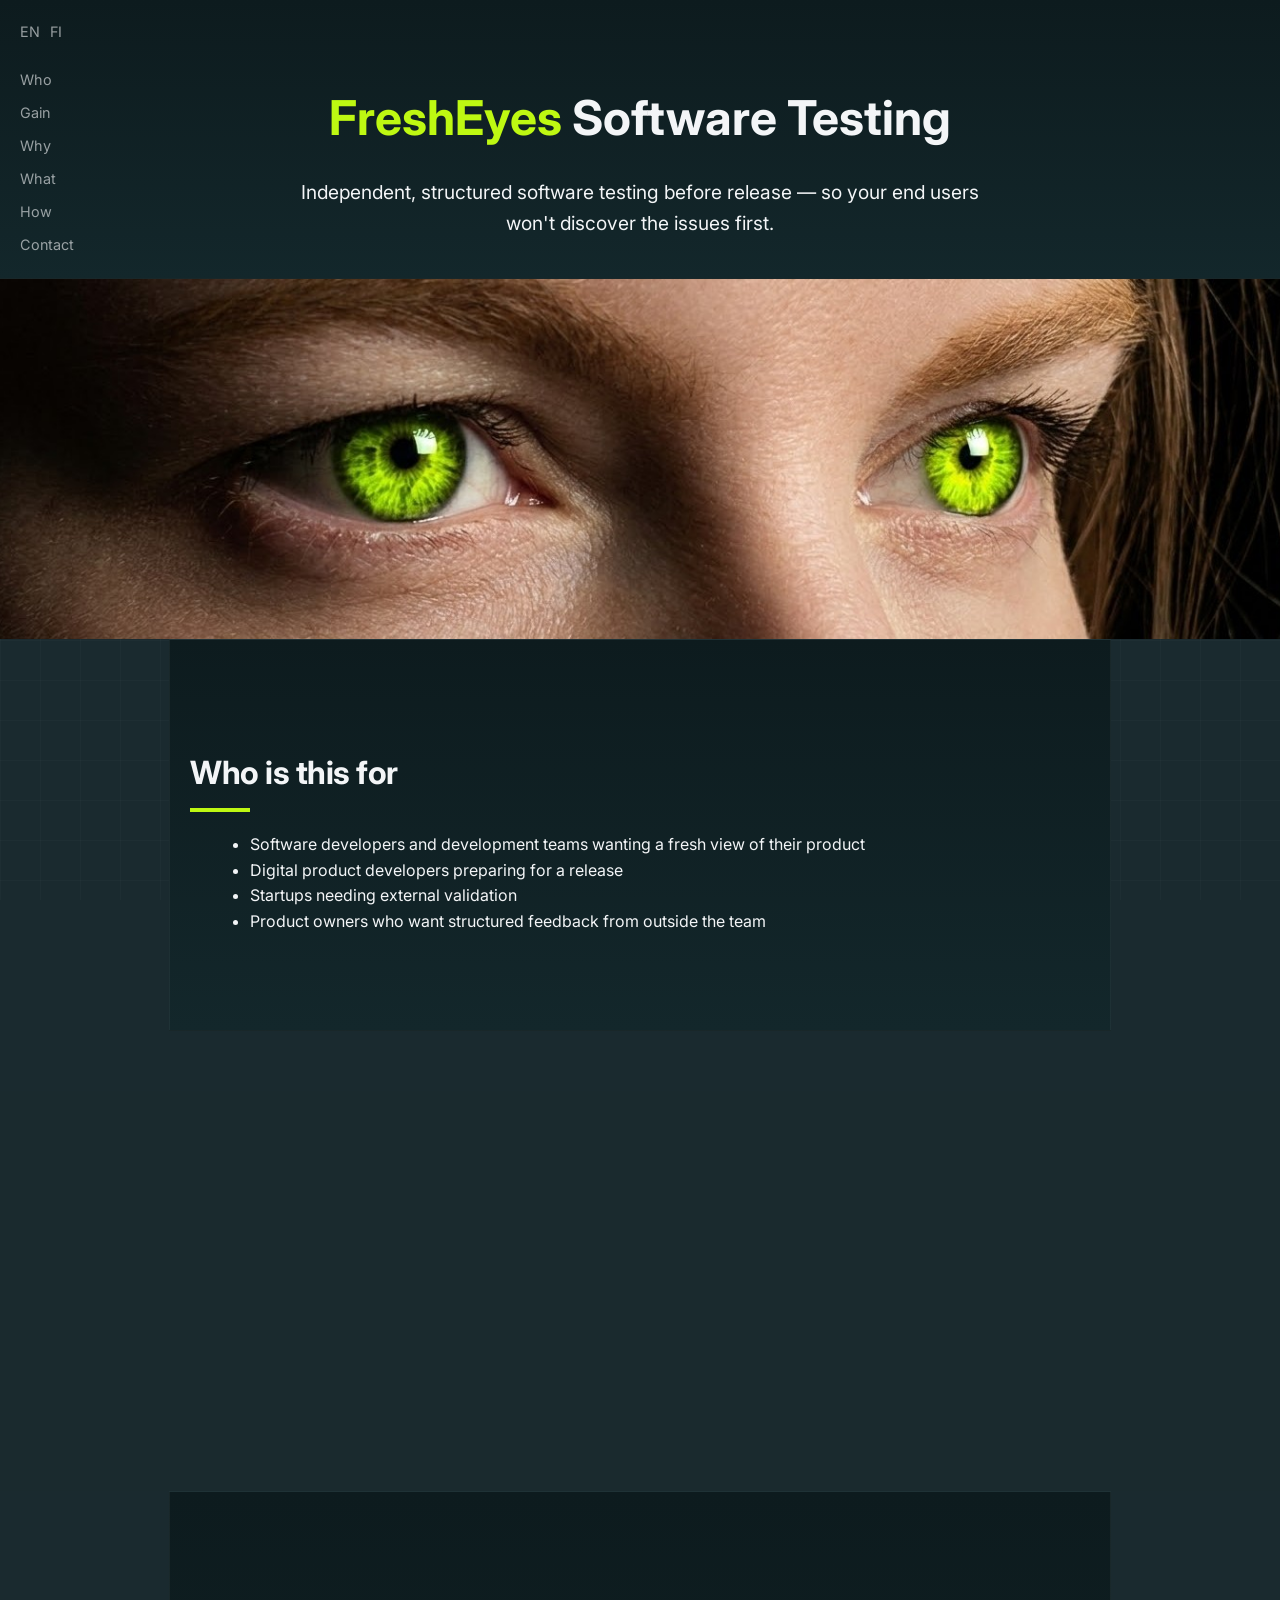
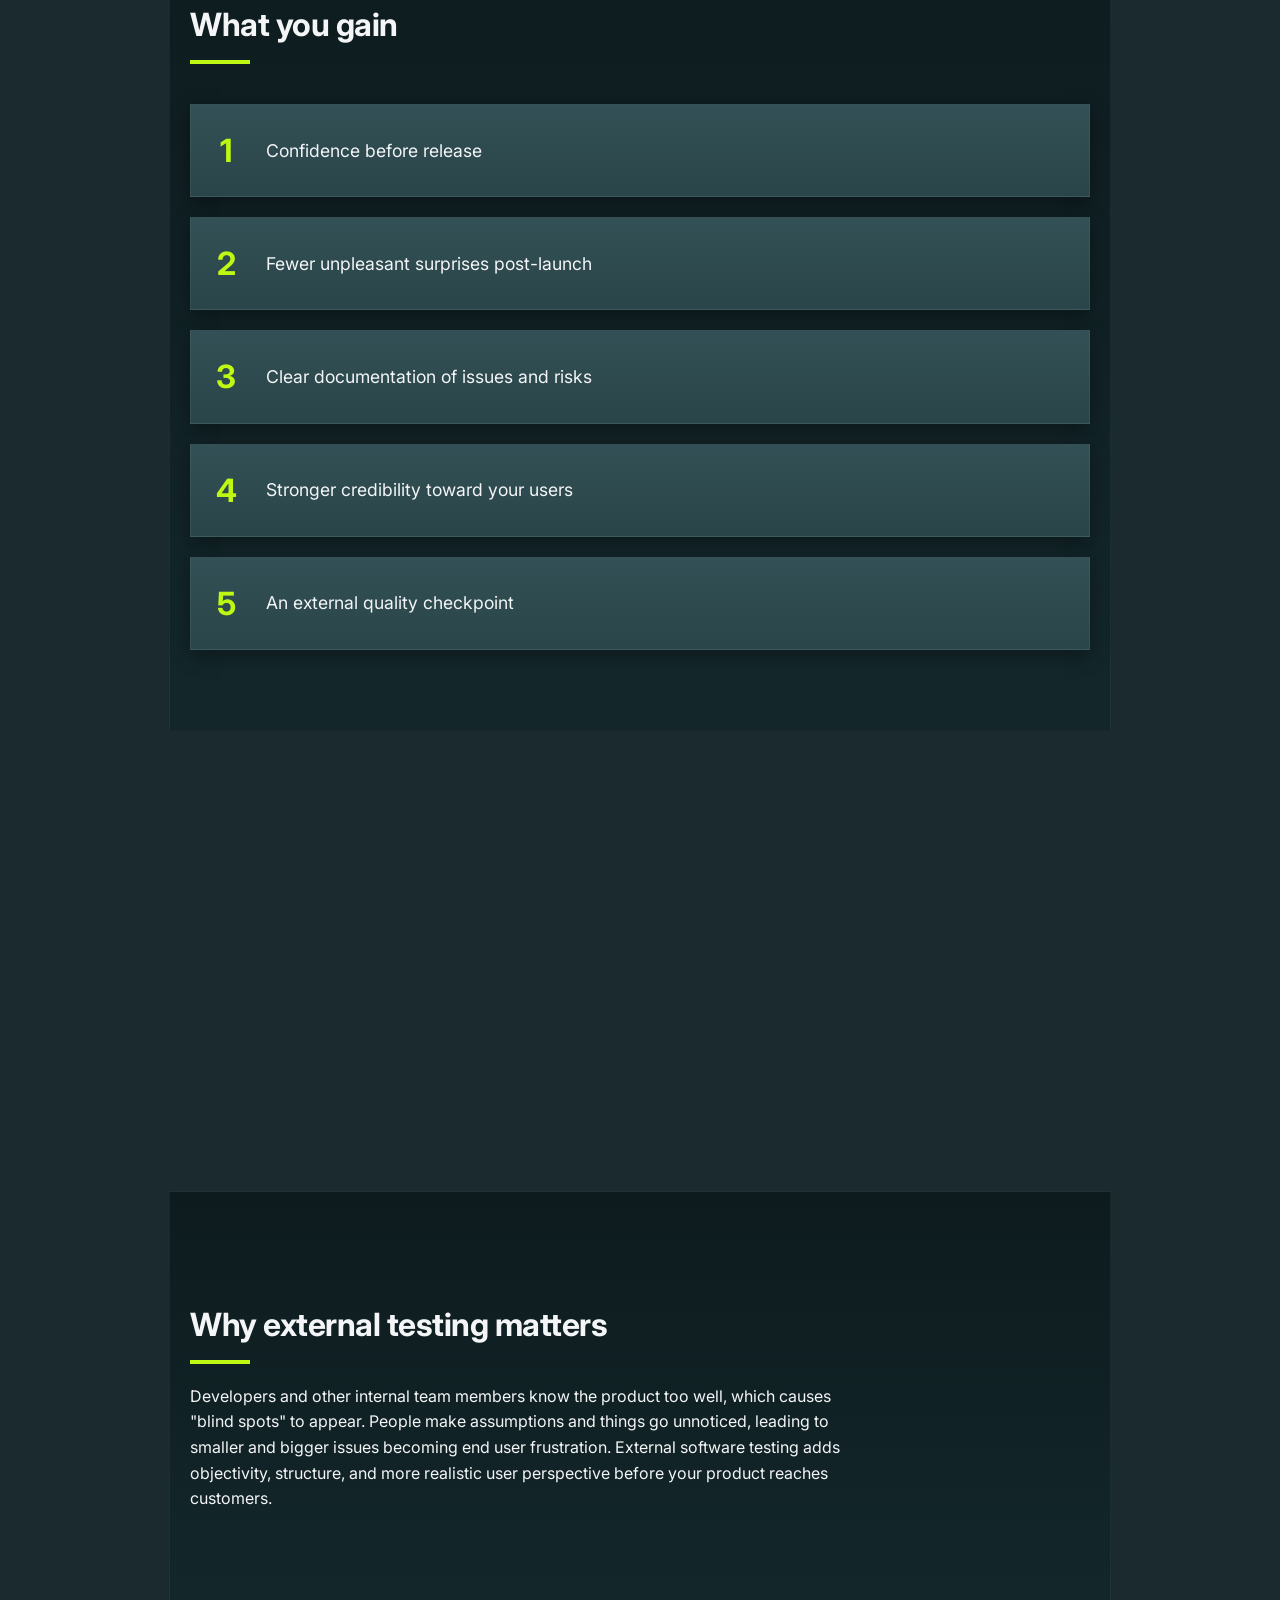
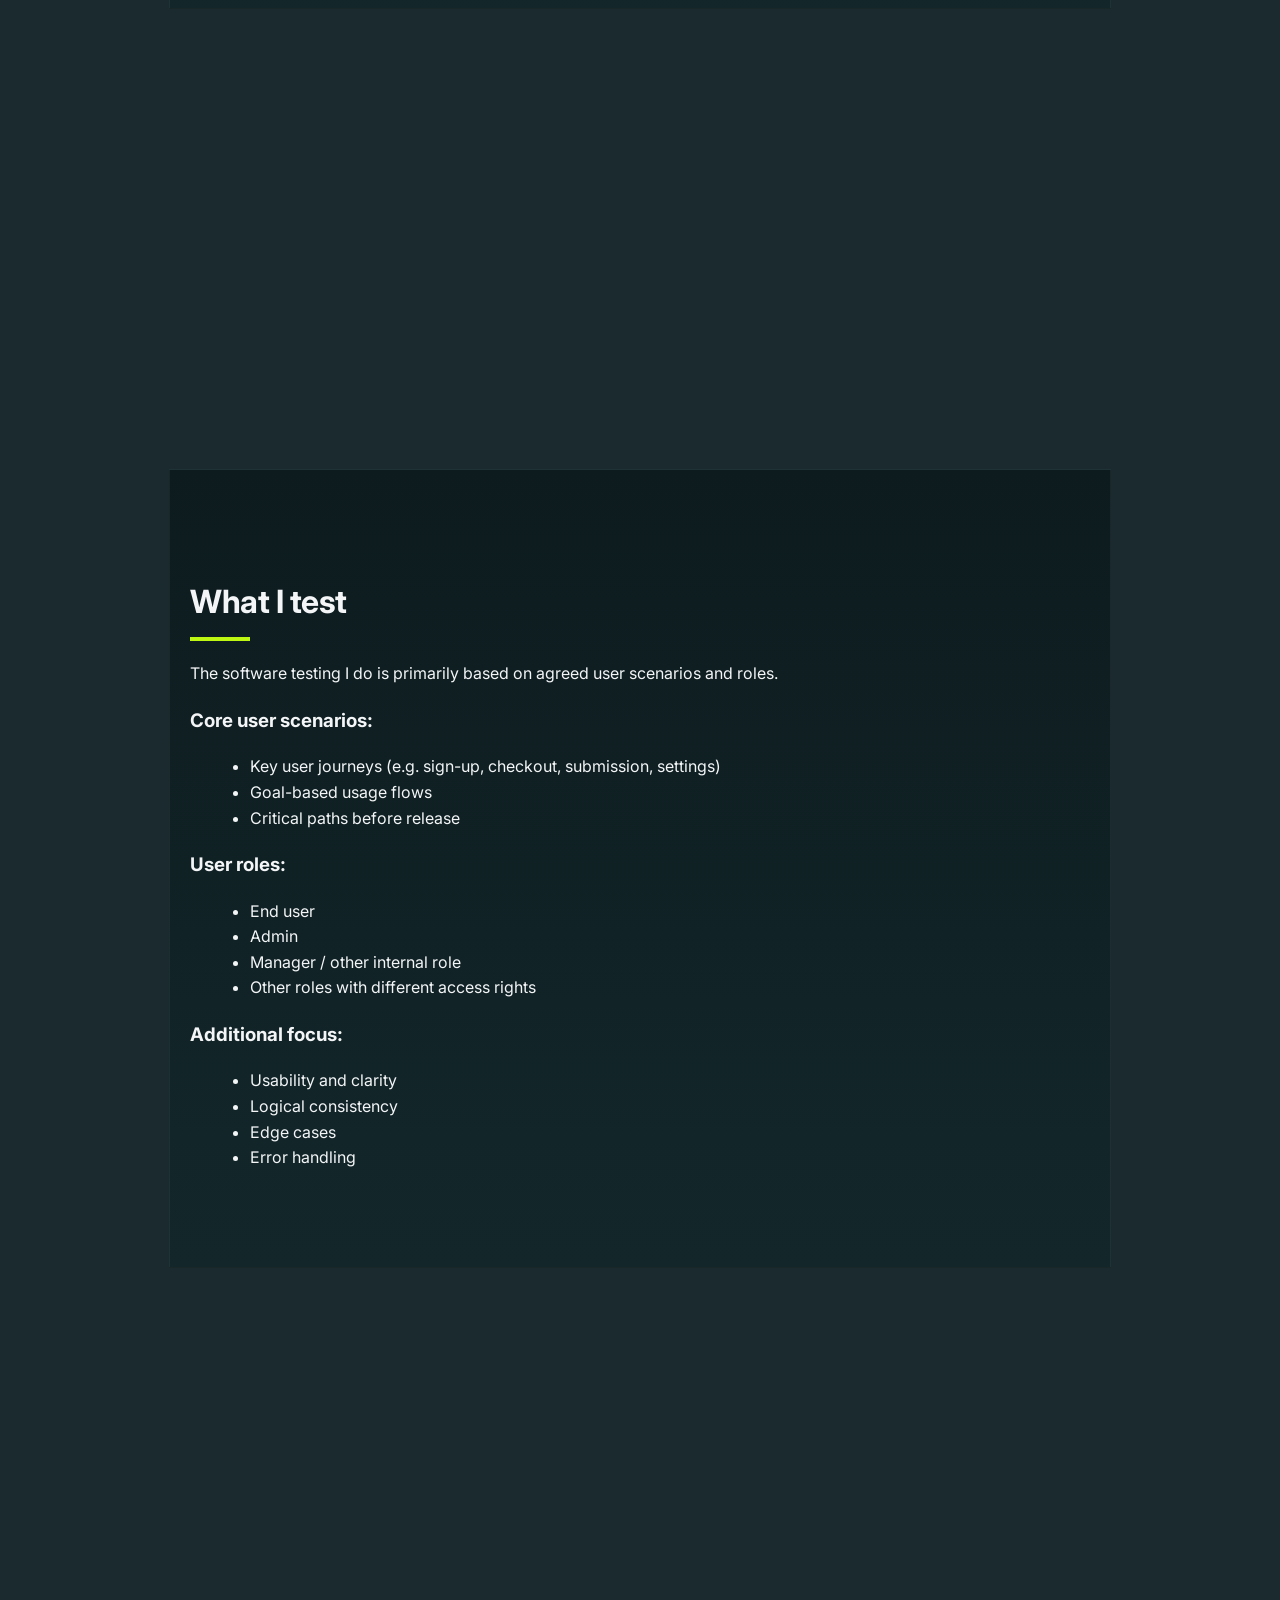
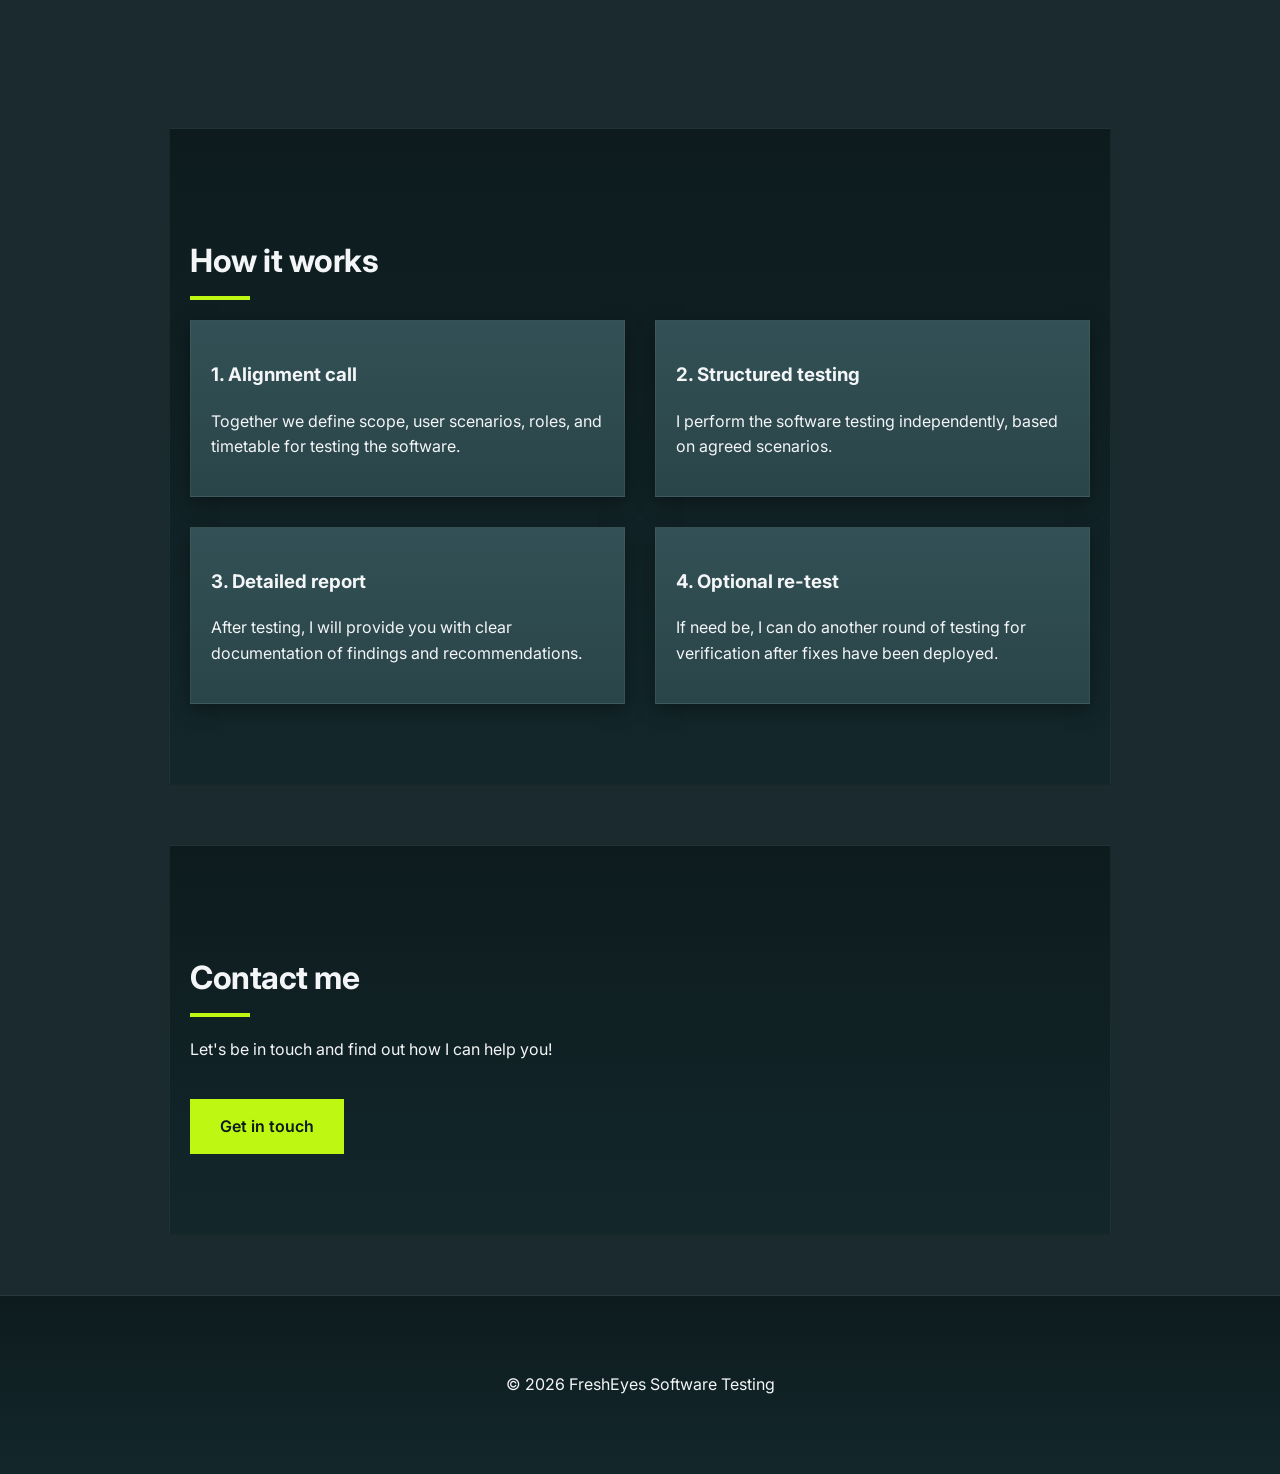
<file: old-en/index.html>
<!DOCTYPE html>
<html lang="en">
<head>
<meta charset="UTF-8">
<meta name="viewport" content="width=device-width, initial-scale=1.0">
<title>FreshEyes Software Testing</title>
<link href="https://fonts.googleapis.com/css2?family=Inter:wght@400;600;700&display=swap" rel="stylesheet">

<style>
:root {
  --primary: #0D1B1E;
  --secondary: #325055;
  --text: #F3F5F7;
  --background: #1A2A2F;
  --contrast: #BEF812;
}

body {
  margin: 0;
  font-family: 'Inter', sans-serif;
  background-color: var(--background);
  color: var(--text);
  line-height: 1.6;
  scroll-behavior: smooth;
  position: relative;
}

/* subtle grid */
body::before {
  content: "";
  position: fixed;
  inset: 0;
  background-image:
    linear-gradient(rgba(255,255,255,0.02) 1px, transparent 1px),
    linear-gradient(90deg, rgba(255,255,255,0.02) 1px, transparent 1px);
  background-size: 40px 40px;
  pointer-events: none;
  z-index: 0;
}

/* floating nav with language links */
.side-nav-wrapper {
  position: fixed;
  top: 20px;
  left: 20px;
  z-index: 1000;
  display: flex;
  flex-direction: column;
  gap: 15px;
}

/* language links */
.lang-links {
  display: flex;
  gap: 10px;
  margin-bottom: 10px;
}

.lang-links a {
  font-size: 0.9rem;
  color: rgba(243,245,247,0.6);
  transition: all 0.25s ease;
}

.lang-links a:hover {
  color: var(--contrast);
  font-weight: 600;
}

/* nav links */
.side-nav {
  display: flex;
  flex-direction: column;
  gap: 10px;
}

.side-nav a {
  font-size: 0.9rem;
  color: rgba(243,245,247,0.6);
  transition: all 0.25s ease;
}

.side-nav a:hover {
  color: var(--contrast);
  transform: translateX(4px);
}

.side-nav a.active {
  color: var(--contrast);
  font-size: 1.05rem;
  font-weight: 600;
}

/* general links */
a { color: var(--contrast); text-decoration: none; transition: color 0.3s; }
a:hover { color: var(--secondary); }

/* Sections */
section {
  padding: 80px 20px;
  max-width: 900px;
  margin: auto;
  margin-bottom: 60px;
  background: linear-gradient(180deg, #0D1B1E 0%, #13272B 100%);
  border: 1px solid rgba(255,255,255,0.05);
  border-radius: 0;
  position: relative;
  z-index: 1;
}

/* fade-in */
.fade-in {
  opacity: 0;
  transform: translateY(25px);
  transition: all 0.7s ease;
}
.fade-in.visible {
  opacity: 1;
  transform: translateY(0);
}

section h2 {
  font-size: 2rem;
  margin-bottom: 20px;
  font-weight: 700;
  letter-spacing: -0.5px;
}

section h2::after {
  content: '';
  display: block;
  width: 60px;
  height: 4px;
  background: var(--contrast);
  margin-top: 10px;
}

section p { max-width: 650px; }
ul { margin-left: 20px; }

/* Hero */
.hero-text {
  background: linear-gradient(180deg, #0D1B1E 0%, #13272B 100%);
  padding: 80px 20px 40px 20px;
  text-align: center;
  border-bottom: 1px solid rgba(255,255,255,0.05);
}

.hero-text h1 { font-size: 3rem; margin: 0; }
.hero-text h1 .contrast { color: var(--contrast); }
.hero-text p { font-size: 1.2rem; max-width: 700px; margin: 20px auto 0 auto; }

/* Hero image */
.hero-banner-wrapper {
  width: 100%;
  height: 320px;
  overflow: hidden;
  position: relative;
}

.hero-banner {
  width: 100%;
  height: 100%;
  background-image: url('/my-eyes-lime-black-3.jpg');
  background-size: cover;
  background-position: center;
  background-repeat: no-repeat;
}

/* Parallax */
.parallax {
  width: 100%;
  min-height: 400px;
  background-size: cover;
  background-position: center center;
  background-repeat: no-repeat;
  background-attachment: fixed;
  position: relative;
}

.parallax::before {
  content: "";
  position: absolute;
  inset: 0;
  background: rgba(26,42,47,0.5);
}

/* Steps */
.steps { display: grid; gap: 30px; grid-template-columns: 1fr; }
@media(min-width: 700px) {
  .steps { grid-template-columns: repeat(2, 1fr); }
}
@media (min-width: 1000px) {
  .hero-banner-wrapper { height: 360px; }
}

/* hide nav on small screens */
@media(max-width: 900px) {
  .side-nav-wrapper { display: none; }
}

.step {
  background: linear-gradient(180deg, #325055, #2A454A);
  border: 1px solid rgba(255,255,255,0.06);
  padding: 20px;
  box-shadow: 0 6px 18px rgba(0,0,0,0.35);
  transition: all 0.3s ease;
}
.step:hover {
  transform: translateY(-6px) scale(1.01);
  box-shadow: 0 12px 26px rgba(0,0,0,0.45);
}

/* Gain */
.gain-list { display: flex; flex-direction: column; gap: 20px; margin-top: 40px; }

.gain-item {
  background: linear-gradient(180deg, #325055, #2A454A);
  border: 1px solid rgba(255,255,255,0.06);
  padding: 20px 15px;
  display: flex;
  align-items: center;
  gap: 20px;
  opacity: 0;
  transform: translateY(30px);
  transition: all 0.6s ease;
  box-shadow: 0 6px 18px rgba(0,0,0,0.35);
}

.gain-item.visible {
  opacity: 1;
  transform: translateY(0);
}

.gain-item:hover {
  transform: translateY(-4px) scale(1.01);
}

.gain-number {
  font-size: 2rem;
  font-weight: 700;
  color: var(--contrast);
  min-width: 40px;
  text-align: center;
}

.gain-item p { font-size: 1.1rem; margin: 0; flex: 1; }

/* Button */
a.button {
  display: inline-block;
  padding: 15px 30px;
  background-color: var(--contrast);
  color: var(--primary);
  font-weight: 600;
  margin-top: 20px;
  transition: all 0.3s ease;
  box-shadow: 0 0 0 rgba(190,248,18,0);
}

a.button:hover {
  background-color: var(--text);
  box-shadow: 0 0 20px rgba(190,248,18,0.4);
}

/* Footer */
footer {
  text-align: center;
  padding: 60px 20px;
  background: linear-gradient(180deg, #0D1B1E, #13272B);
  border-top: 1px solid rgba(255,255,255,0.08);
  margin-top: 40px;
}
</style>
</head>

<body>

<!-- floating nav + language -->
<div class="side-nav-wrapper">
  <div class="lang-links">
    <a href="/en">EN</a>
    <a href="/fi">FI</a>
  </div>
  <nav class="side-nav">
    <a href="#who">Who</a>
    <a href="#gain">Gain</a>
    <a href="#why">Why</a>
    <a href="#what">What</a>
    <a href="#how">How</a>
    <a href="#contact">Contact</a>
  </nav>
</div>

<div class="hero-text fade-in">
  <h1><span class="contrast">FreshEyes</span> Software Testing</h1>
  <p>Independent, structured software testing before release — so your end users won't discover the issues first.</p>
</div>

<div class="hero-banner-wrapper fade-in">
  <div class="hero-banner"></div>
</div>

<section id="who" class="fade-in">
  <h2>Who is this for</h2>
  <ul>
    <li>Software developers and development teams wanting a fresh view of their product</li>
    <li>Digital product developers preparing for a release</li>
    <li>Startups needing external validation</li>
    <li>Product owners who want structured feedback from outside the team</li>
  </ul>
</section>

<div class="parallax" style="background-image: url('/FEST-1.png');"></div>

<section id="gain" class="fade-in">
  <h2>What you gain</h2>
  <div class="gain-list">
    <div class="gain-item"><div class="gain-number">1</div><p>Confidence before release</p></div>
    <div class="gain-item"><div class="gain-number">2</div><p>Fewer unpleasant surprises post-launch</p></div>
    <div class="gain-item"><div class="gain-number">3</div><p>Clear documentation of issues and risks</p></div>
    <div class="gain-item"><div class="gain-number">4</div><p>Stronger credibility toward your users</p></div>
    <div class="gain-item"><div class="gain-number">5</div><p>An external quality checkpoint</p></div>
  </div>
</section>

<div class="parallax" style="background-image: url('/FEST-4.png');"></div>

<section id="why" class="fade-in">
  <h2>Why external testing matters</h2>
  <p>Developers and other internal team members know the product too well, which causes "blind spots" to appear. People make assumptions and things go unnoticed, leading to smaller and bigger issues becoming end user frustration. External software testing adds objectivity, structure, and more realistic user perspective before your product reaches customers.</p>
</section>

<div class="parallax" style="background-image: url('/FEST-3.png');"></div>

<section id="what" class="fade-in">
  <h2>What I test</h2>
  <p>The software testing I do is primarily based on agreed user scenarios and roles.</p>
  <h3>Core user scenarios:</h3>
  <ul>
    <li>Key user journeys (e.g. sign-up, checkout, submission, settings)</li>
    <li>Goal-based usage flows</li>
    <li>Critical paths before release</li>
  </ul>
  <h3>User roles:</h3>
  <ul>
    <li>End user</li>
    <li>Admin</li>
    <li>Manager / other internal role</li>
    <li>Other roles with different access rights</li>
  </ul>
  <h3>Additional focus:</h3>
  <ul>
    <li>Usability and clarity</li>
    <li>Logical consistency</li>
    <li>Edge cases</li>
    <li>Error handling</li>
  </ul>
</section>

<div class="parallax" style="background-image: url('/FEST-5.png');"></div>

<section id="how" class="fade-in">
  <h2>How it works</h2>
  <div class="steps">
    <div class="step fade-in">
      <h3>1. Alignment call</h3>
      <p>Together we define scope, user scenarios, roles, and timetable for testing the software.</p>
    </div>
    <div class="step fade-in">
      <h3>2. Structured testing</h3>
      <p>I perform the software testing independently, based on agreed scenarios.</p>
    </div>
    <div class="step fade-in">
      <h3>3. Detailed report</h3>
      <p>After testing, I will provide you with clear documentation of findings and recommendations.</p>
    </div>
    <div class="step fade-in">
      <h3>4. Optional re-test</h3>
      <p>If need be, I can do another round of testing for verification after fixes have been deployed.</p>
    </div>
  </div>
</section>

<section id="contact" class="fade-in">
  <h2>Contact me</h2>
  <p>Let's be in touch and find out how I can help you!</p>
  <a href="mailto:your.email@example.com" class="button">Get in touch</a>
</section>

<footer>
  <p>&copy; 2026 FreshEyes Software Testing</p>
</footer>

<script>
// force scroll to top on load
window.addEventListener('load', () => {
  window.scrollTo(0, 0);
});

// reveal animations
const elements = document.querySelectorAll('.fade-in, .gain-item');
function reveal() {
  const trigger = window.innerHeight + window.scrollY;
  elements.forEach(el => {
    if (trigger > el.offsetTop + 60) el.classList.add('visible');
  });
}

// active nav highlight
const sections = document.querySelectorAll("section");
const navLinks = document.querySelectorAll(".side-nav a");
function updateActiveNav() {
  let current = "";
  sections.forEach(section => {
    const rect = section.getBoundingClientRect();
    if (rect.top <= 600) {
      current = section.getAttribute("id");
    }
  });
  navLinks.forEach(link => {
    link.classList.remove("active");
    if (link.getAttribute("href") === "#" + current) link.classList.add("active");
  });
}

window.addEventListener('scroll', () => {
  reveal();
  updateActiveNav();
});
window.addEventListener('load', () => {
  reveal();
  updateActiveNav();
});
</script>

</body>
</html>
</file>
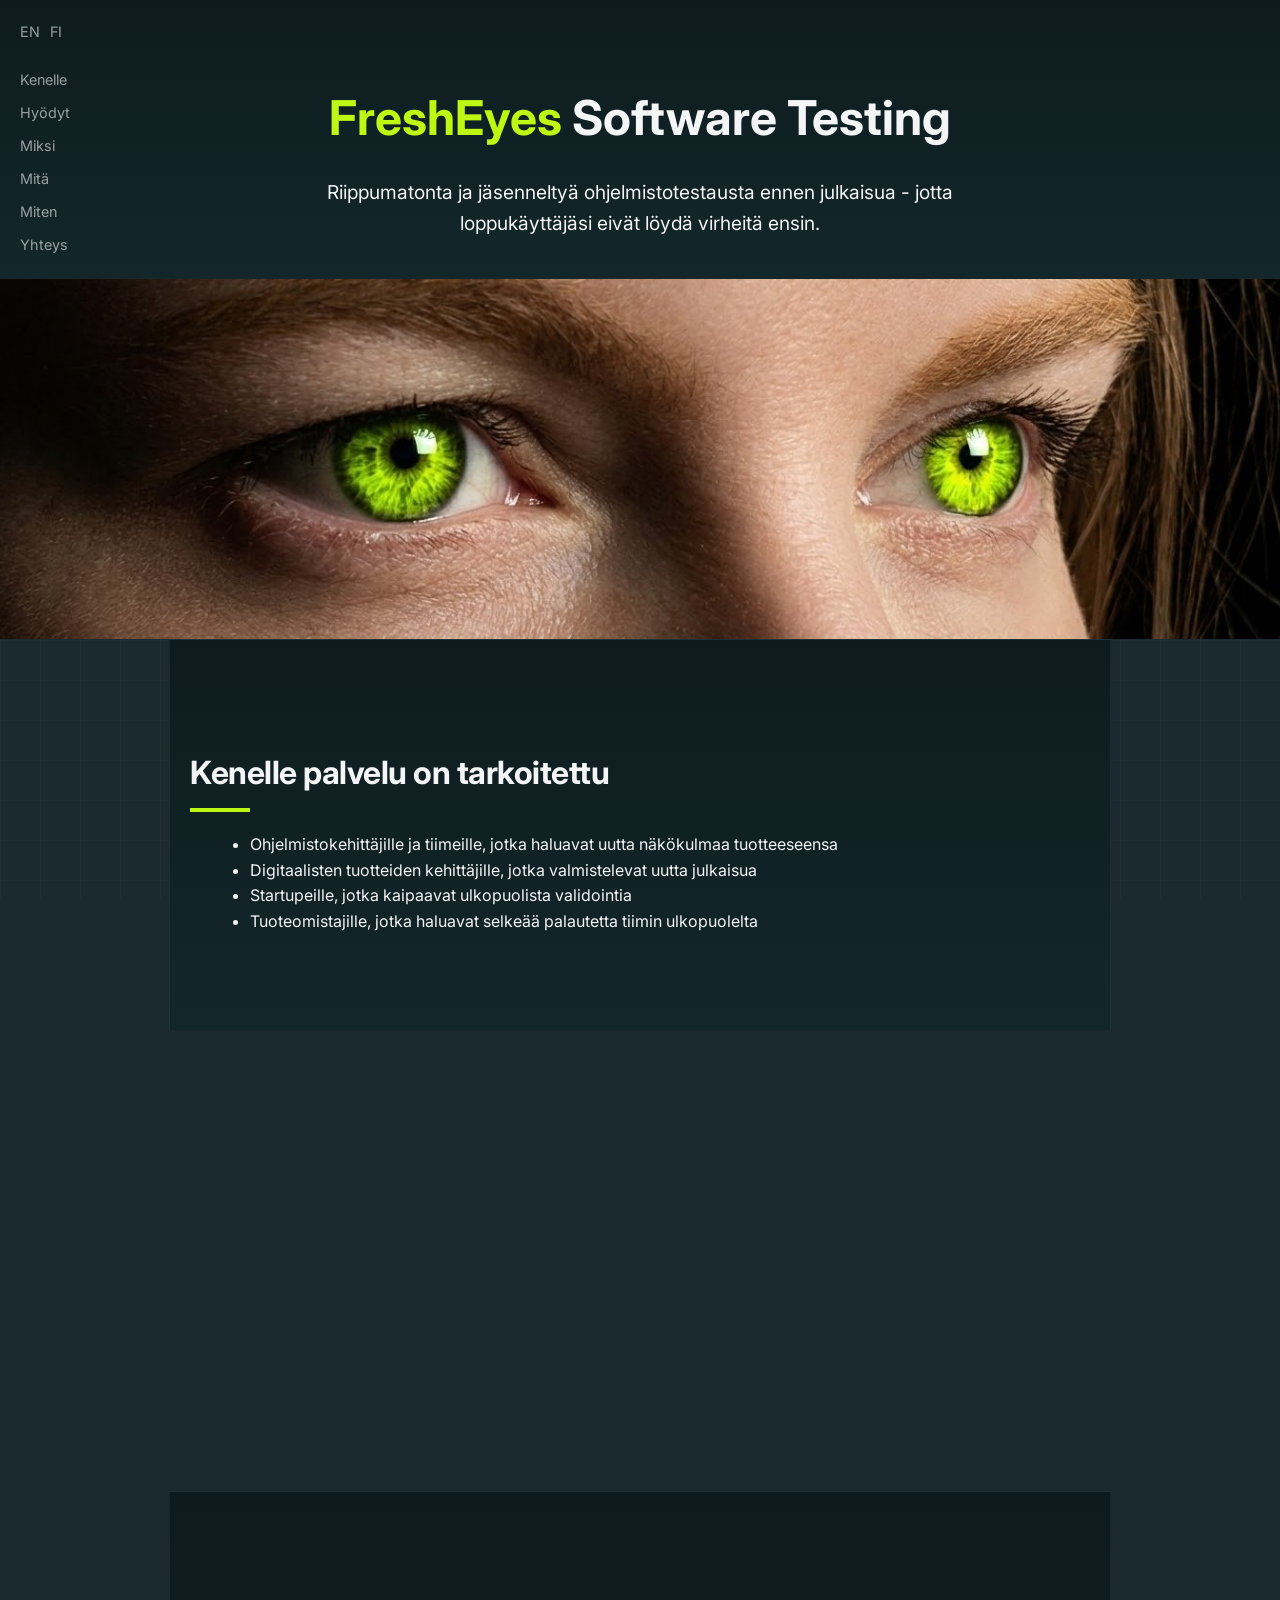
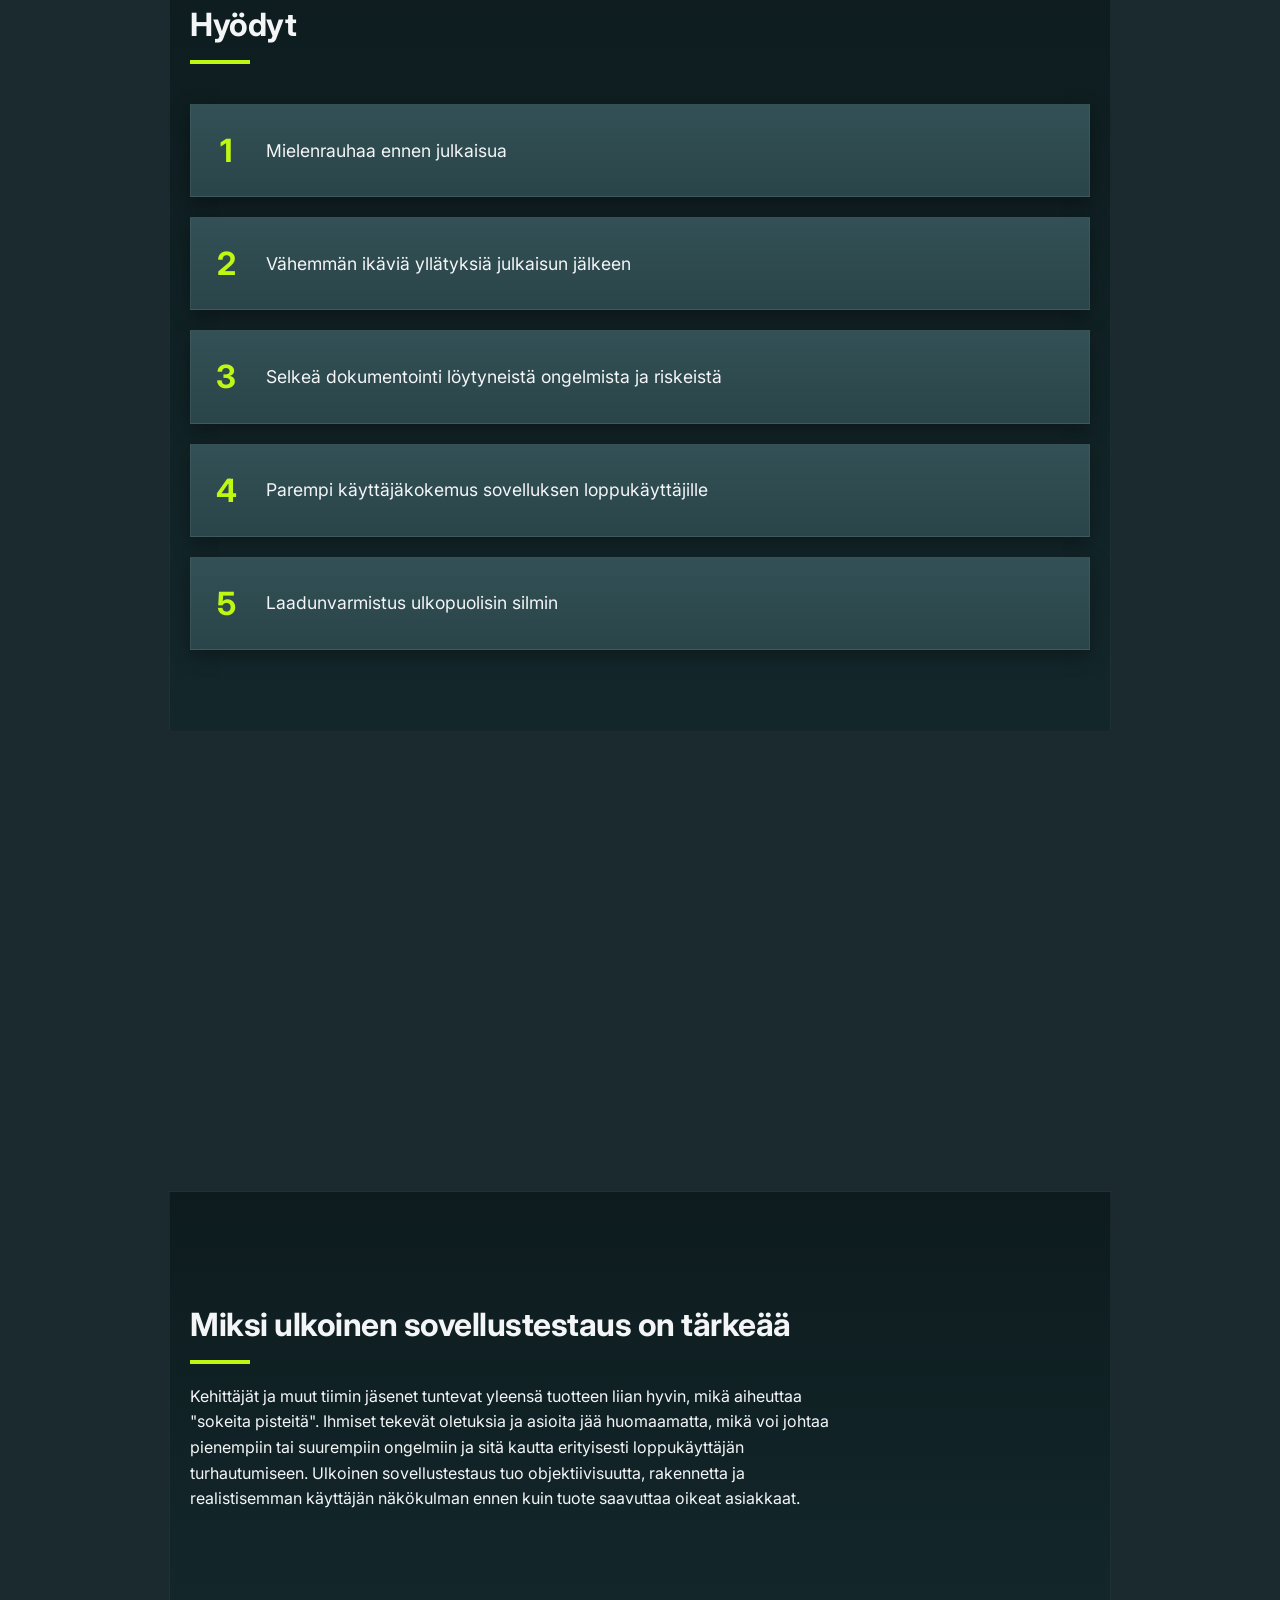
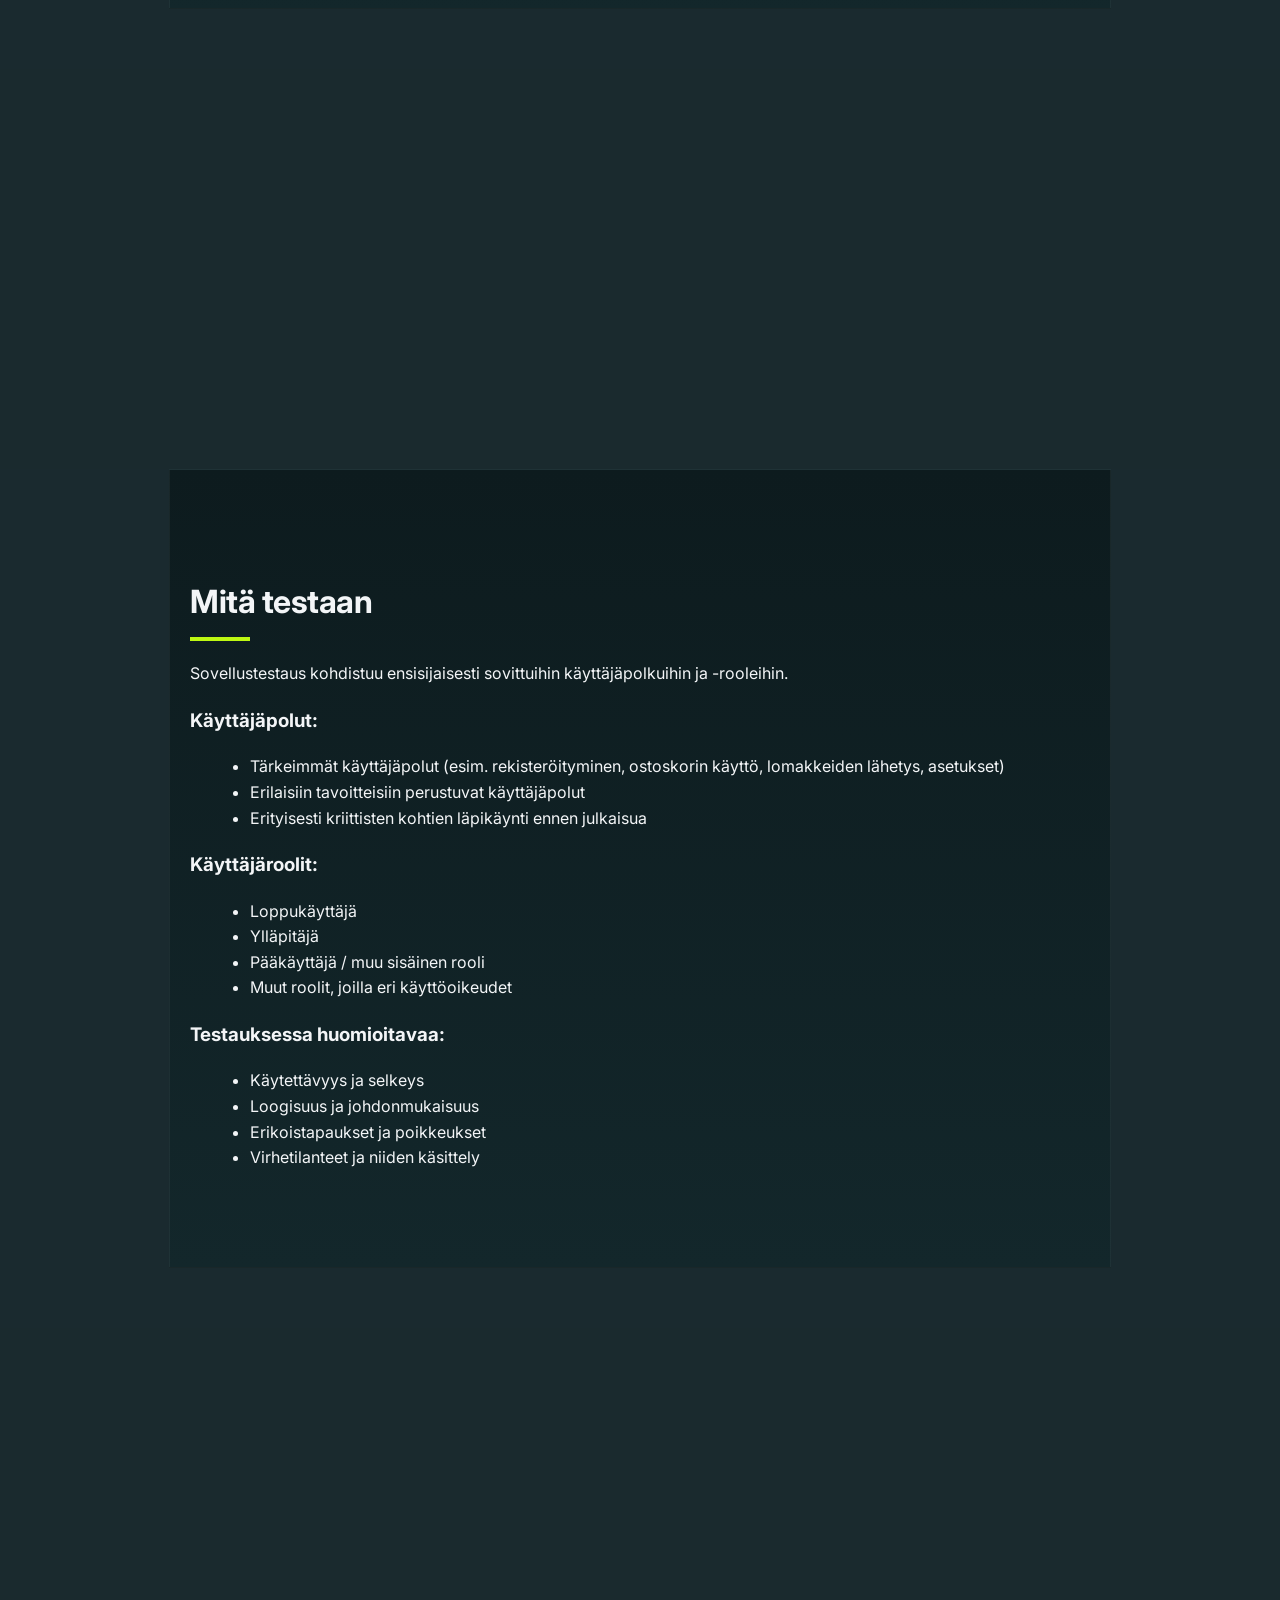
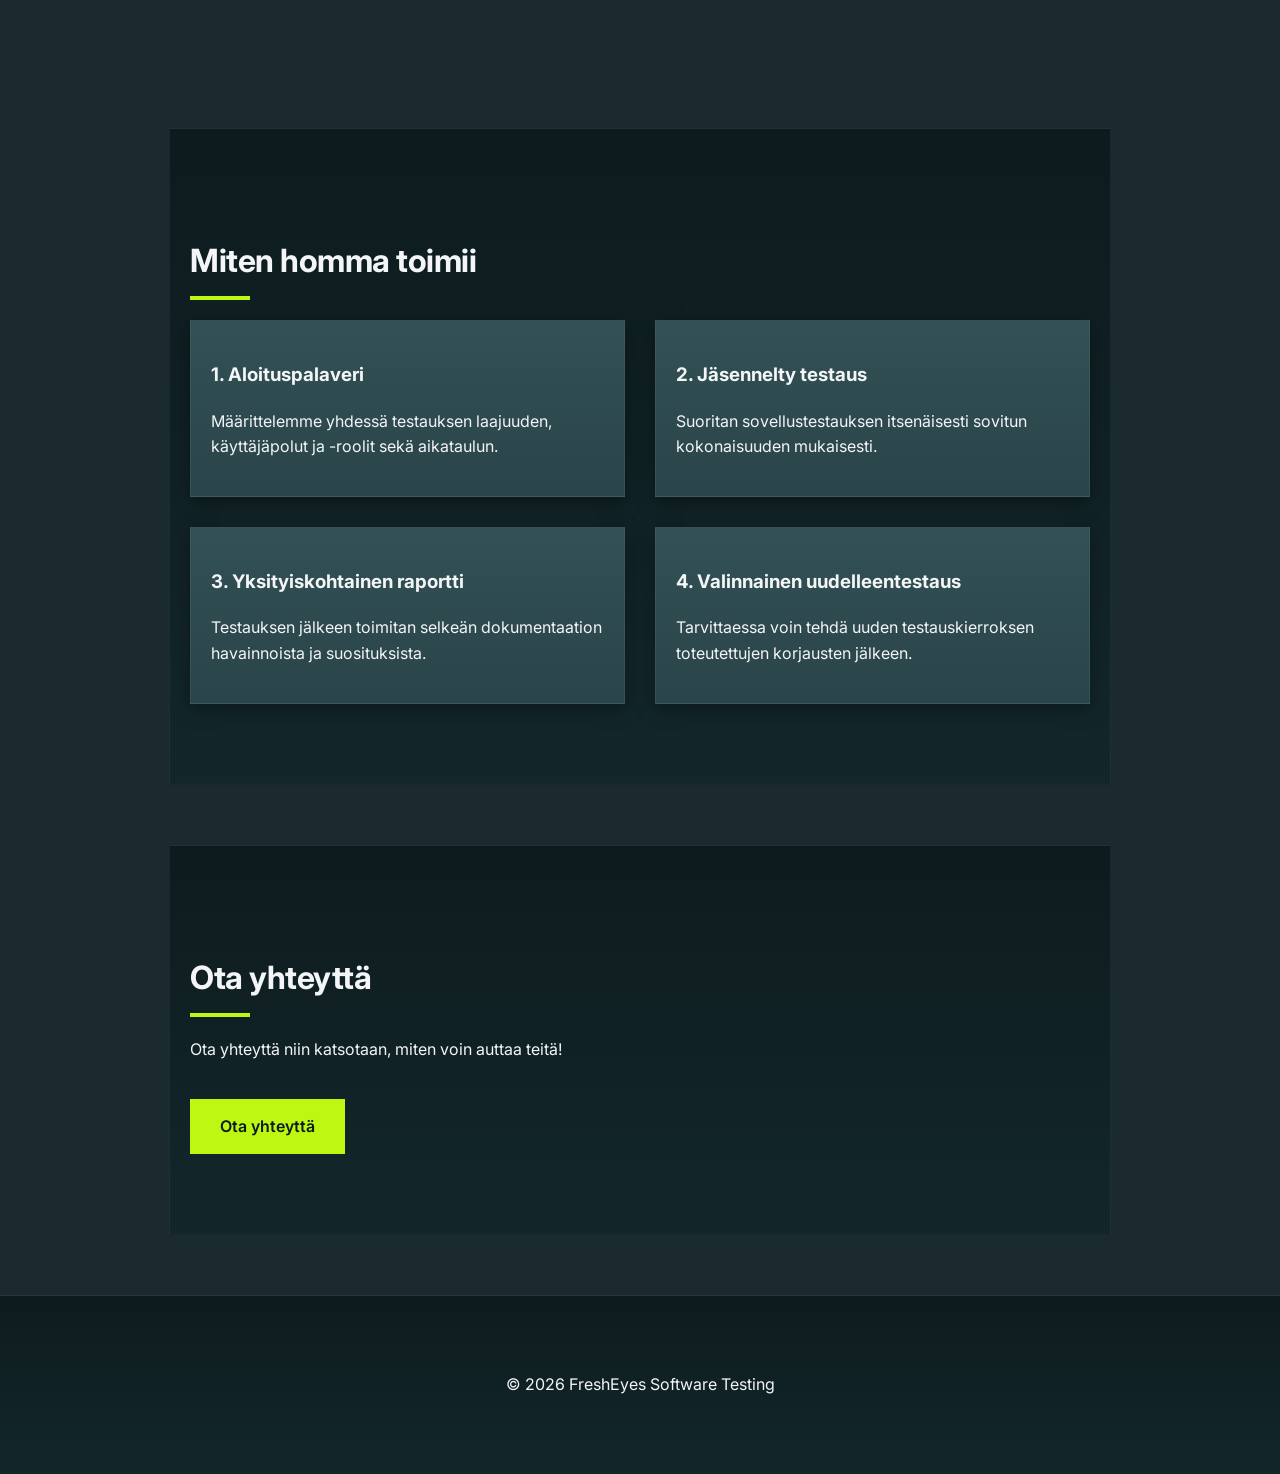
<file: old-fi/index.html>
<!DOCTYPE html>
<html lang="fi">
<head>
<meta charset="UTF-8">
<meta name="viewport" content="width=device-width, initial-scale=1.0">
<title>FreshEyes Software Testing</title>
<link href="https://fonts.googleapis.com/css2?family=Inter:wght@400;600;700&display=swap" rel="stylesheet">

<style>
:root {
  --primary: #0D1B1E;
  --secondary: #325055;
  --text: #F3F5F7;
  --background: #1A2A2F;
  --contrast: #BEF812;
}

body {
  margin: 0;
  font-family: 'Inter', sans-serif;
  background-color: var(--background);
  color: var(--text);
  line-height: 1.6;
  scroll-behavior: smooth;
  position: relative;
}

/* subtle grid */
body::before {
  content: "";
  position: fixed;
  inset: 0;
  background-image:
    linear-gradient(rgba(255,255,255,0.02) 1px, transparent 1px),
    linear-gradient(90deg, rgba(255,255,255,0.02) 1px, transparent 1px);
  background-size: 40px 40px;
  pointer-events: none;
  z-index: 0;
}

/* floating nav with language links */
.side-nav-wrapper {
  position: fixed;
  top: 20px;
  left: 20px;
  z-index: 1000;
  display: flex;
  flex-direction: column;
  gap: 15px;
}

/* language links */
.lang-links {
  display: flex;
  gap: 10px;
  margin-bottom: 10px;
}

.lang-links a {
  font-size: 0.9rem;
  color: rgba(243,245,247,0.6);
  transition: all 0.25s ease;
}

.lang-links a:hover {
  color: var(--contrast);
  font-weight: 600;
}

/* nav links */
.side-nav {
  display: flex;
  flex-direction: column;
  gap: 10px;
}

.side-nav a {
  font-size: 0.9rem;
  color: rgba(243,245,247,0.6);
  transition: all 0.25s ease;
}

.side-nav a:hover {
  color: var(--contrast);
  transform: translateX(4px);
}

.side-nav a.active {
  color: var(--contrast);
  font-size: 1.05rem;
  font-weight: 600;
}

/* general links */
a { color: var(--contrast); text-decoration: none; transition: color 0.3s; }
a:hover { color: var(--secondary); }

/* Sections */
section {
  padding: 80px 20px;
  max-width: 900px;
  margin: auto;
  margin-bottom: 60px;
  background: linear-gradient(180deg, #0D1B1E 0%, #13272B 100%);
  border: 1px solid rgba(255,255,255,0.05);
  border-radius: 0;
  position: relative;
  z-index: 1;
}

/* fade-in */
.fade-in {
  opacity: 0;
  transform: translateY(25px);
  transition: all 0.7s ease;
}
.fade-in.visible {
  opacity: 1;
  transform: translateY(0);
}

section h2 {
  font-size: 2rem;
  margin-bottom: 20px;
  font-weight: 700;
  letter-spacing: -0.5px;
}

section h2::after {
  content: '';
  display: block;
  width: 60px;
  height: 4px;
  background: var(--contrast);
  margin-top: 10px;
}

section p { max-width: 650px; }
ul { margin-left: 20px; }

/* Hero */
.hero-text {
  background: linear-gradient(180deg, #0D1B1E 0%, #13272B 100%);
  padding: 80px 20px 40px 20px;
  text-align: center;
  border-bottom: 1px solid rgba(255,255,255,0.05);
}

.hero-text h1 { font-size: 3rem; margin: 0; }
.hero-text h1 .contrast { color: var(--contrast); }
.hero-text p { font-size: 1.2rem; max-width: 700px; margin: 20px auto 0 auto; }

/* Hero image */
.hero-banner-wrapper {
  width: 100%;
  height: 320px;
  overflow: hidden;
  position: relative;
}

.hero-banner {
  width: 100%;
  height: 100%;
  background-image: url('/my-eyes-lime-black-3.jpg');
  background-size: cover;
  background-position: center;
  background-repeat: no-repeat;
}

/* Parallax */
.parallax {
  width: 100%;
  min-height: 400px;
  background-size: cover;
  background-position: center center;
  background-repeat: no-repeat;
  background-attachment: fixed;
  position: relative;
}

.parallax::before {
  content: "";
  position: absolute;
  inset: 0;
  background: rgba(26,42,47,0.5);
}

/* Steps */
.steps { display: grid; gap: 30px; grid-template-columns: 1fr; }
@media(min-width: 700px) {
  .steps { grid-template-columns: repeat(2, 1fr); }
}
@media (min-width: 1000px) {
  .hero-banner-wrapper { height: 360px; }
}

/* hide nav on small screens */
@media(max-width: 900px) {
  .side-nav-wrapper { display: none; }
}

.step {
  background: linear-gradient(180deg, #325055, #2A454A);
  border: 1px solid rgba(255,255,255,0.06);
  padding: 20px;
  box-shadow: 0 6px 18px rgba(0,0,0,0.35);
  transition: all 0.3s ease;
}
.step:hover {
  transform: translateY(-6px) scale(1.01);
  box-shadow: 0 12px 26px rgba(0,0,0,0.45);
}

/* Gain */
.gain-list { display: flex; flex-direction: column; gap: 20px; margin-top: 40px; }

.gain-item {
  background: linear-gradient(180deg, #325055, #2A454A);
  border: 1px solid rgba(255,255,255,0.06);
  padding: 20px 15px;
  display: flex;
  align-items: center;
  gap: 20px;
  opacity: 0;
  transform: translateY(30px);
  transition: all 0.6s ease;
  box-shadow: 0 6px 18px rgba(0,0,0,0.35);
}

.gain-item.visible {
  opacity: 1;
  transform: translateY(0);
}

.gain-item:hover {
  transform: translateY(-4px) scale(1.01);
}

.gain-number {
  font-size: 2rem;
  font-weight: 700;
  color: var(--contrast);
  min-width: 40px;
  text-align: center;
}

.gain-item p { font-size: 1.1rem; margin: 0; flex: 1; }

/* Button */
a.button {
  display: inline-block;
  padding: 15px 30px;
  background-color: var(--contrast);
  color: var(--primary);
  font-weight: 600;
  margin-top: 20px;
  transition: all 0.3s ease;
  box-shadow: 0 0 0 rgba(190,248,18,0);
}

a.button:hover {
  background-color: var(--text);
  box-shadow: 0 0 20px rgba(190,248,18,0.4);
}

/* Footer */
footer {
  text-align: center;
  padding: 60px 20px;
  background: linear-gradient(180deg, #0D1B1E, #13272B);
  border-top: 1px solid rgba(255,255,255,0.08);
  margin-top: 40px;
}
</style>
</head>

<body>

<!-- floating nav + language -->
<div class="side-nav-wrapper">
  <div class="lang-links">
    <a href="/en">EN</a>
    <a href="/fi">FI</a>
  </div>
  <nav class="side-nav">
    <a href="#who">Kenelle</a>
    <a href="#gain">Hyödyt</a>
    <a href="#why">Miksi</a>
    <a href="#what">Mitä</a>
    <a href="#how">Miten</a>
    <a href="#contact">Yhteys</a>
  </nav>
</div>

<div class="hero-text fade-in">
  <h1><span class="contrast">FreshEyes</span> Software Testing</h1>
  <p>Riippumatonta ja jäsenneltyä ohjelmistotestausta ennen julkaisua - jotta loppukäyttäjäsi eivät löydä virheitä ensin.</p>
</div>

<div class="hero-banner-wrapper fade-in">
  <div class="hero-banner"></div>
</div>

<section id="who" class="fade-in">
  <h2>Kenelle palvelu on tarkoitettu</h2>
  <ul>
    <li>Ohjelmistokehittäjille ja tiimeille, jotka haluavat uutta näkökulmaa tuotteeseensa</li>
    <li>Digitaalisten tuotteiden kehittäjille, jotka valmistelevat uutta julkaisua</li>
    <li>Startupeille, jotka kaipaavat ulkopuolista validointia</li>
    <li>Tuoteomistajille, jotka haluavat selkeää palautetta tiimin ulkopuolelta</li>
  </ul>
</section>

<div class="parallax" style="background-image: url('/FEST-1.png');"></div>

<section id="gain" class="fade-in">
  <h2>Hyödyt</h2>
  <div class="gain-list">
    <div class="gain-item"><div class="gain-number">1</div><p>Mielenrauhaa ennen julkaisua</p></div>
    <div class="gain-item"><div class="gain-number">2</div><p>Vähemmän ikäviä yllätyksiä julkaisun jälkeen</p></div>
    <div class="gain-item"><div class="gain-number">3</div><p>Selkeä dokumentointi löytyneistä ongelmista ja riskeistä</p></div>
    <div class="gain-item"><div class="gain-number">4</div><p>Parempi käyttäjäkokemus sovelluksen loppukäyttäjille</p></div>
    <div class="gain-item"><div class="gain-number">5</div><p>Laadunvarmistus ulkopuolisin silmin</p></div>
  </div>
</section>

<div class="parallax" style="background-image: url('/FEST-4.png');"></div>

<section id="why" class="fade-in">
  <h2>Miksi ulkoinen sovellustestaus on tärkeää</h2>
  <p>Kehittäjät ja muut tiimin jäsenet tuntevat yleensä tuotteen liian hyvin, mikä aiheuttaa "sokeita pisteitä". Ihmiset tekevät oletuksia ja asioita jää huomaamatta, mikä voi johtaa pienempiin tai suurempiin ongelmiin ja sitä kautta erityisesti loppukäyttäjän turhautumiseen. Ulkoinen sovellustestaus tuo objektiivisuutta, rakennetta ja realistisemman käyttäjän näkökulman ennen kuin tuote saavuttaa oikeat asiakkaat.</p>
</section>

<div class="parallax" style="background-image: url('/FEST-3.png');"></div>

<section id="what" class="fade-in">
  <h2>Mitä testaan</h2>
  <p>Sovellustestaus kohdistuu ensisijaisesti sovittuihin käyttäjäpolkuihin ja -rooleihin.</p>
  <h3>Käyttäjäpolut:</h3>
  <ul>
    <li>Tärkeimmät käyttäjäpolut (esim. rekisteröityminen, ostoskorin käyttö, lomakkeiden lähetys, asetukset)</li>
    <li>Erilaisiin tavoitteisiin perustuvat käyttäjäpolut</li>
    <li>Erityisesti kriittisten kohtien läpikäynti ennen julkaisua</li>
  </ul>
  <h3>Käyttäjäroolit:</h3>
  <ul>
    <li>Loppukäyttäjä</li>
    <li>Ylläpitäjä</li>
    <li>Pääkäyttäjä / muu sisäinen rooli</li>
    <li>Muut roolit, joilla eri käyttöoikeudet</li>
  </ul>
  <h3>Testauksessa huomioitavaa:</h3>
  <ul>
    <li>Käytettävyys ja selkeys</li>
    <li>Loogisuus ja johdonmukaisuus</li>
    <li>Erikoistapaukset ja poikkeukset</li>
    <li>Virhetilanteet ja niiden käsittely</li>
  </ul>
</section>

<div class="parallax" style="background-image: url('/FEST-5.png');"></div>

<section id="how" class="fade-in">
  <h2>Miten homma toimii</h2>
  <div class="steps">
    <div class="step fade-in">
      <h3>1. Aloituspalaveri</h3>
      <p>Määrittelemme yhdessä testauksen laajuuden, käyttäjäpolut ja -roolit sekä aikataulun.</p>
    </div>
    <div class="step fade-in">
      <h3>2. Jäsennelty testaus</h3>
      <p>Suoritan sovellustestauksen itsenäisesti sovitun kokonaisuuden mukaisesti.</p>
    </div>
    <div class="step fade-in">
      <h3>3. Yksityiskohtainen raportti</h3>
      <p>Testauksen jälkeen toimitan selkeän dokumentaation havainnoista ja suosituksista.</p>
    </div>
    <div class="step fade-in">
      <h3>4. Valinnainen uudelleentestaus</h3>
      <p>Tarvittaessa voin tehdä uuden testauskierroksen toteutettujen korjausten jälkeen.</p>
    </div>
  </div>
</section>

<section id="contact" class="fade-in">
  <h2>Ota yhteyttä</h2>
  <p>Ota yhteyttä niin katsotaan, miten voin auttaa teitä!</p>
  <a href="mailto:your.email@example.com" class="button">Ota yhteyttä</a>
</section>

<footer>
  <p>&copy; 2026 FreshEyes Software Testing</p>
</footer>

<script>
// force scroll to top on load
window.addEventListener('load', () => {
  window.scrollTo(0, 0);
});

// reveal animations
const elements = document.querySelectorAll('.fade-in, .gain-item');
function reveal() {
  const trigger = window.innerHeight + window.scrollY;
  elements.forEach(el => {
    if (trigger > el.offsetTop + 60) el.classList.add('visible');
  });
}

// active nav highlight
const sections = document.querySelectorAll("section");
const navLinks = document.querySelectorAll(".side-nav a");
function updateActiveNav() {
  let current = "";
  sections.forEach(section => {
    const rect = section.getBoundingClientRect();
    if (rect.top <= 600) {
      current = section.getAttribute("id");
    }
  });
  navLinks.forEach(link => {
    link.classList.remove("active");
    if (link.getAttribute("href") === "#" + current) link.classList.add("active");
  });
}

window.addEventListener('scroll', () => {
  reveal();
  updateActiveNav();
});
window.addEventListener('load', () => {
  reveal();
  updateActiveNav();
});
</script>

</body>
</html>
</file>
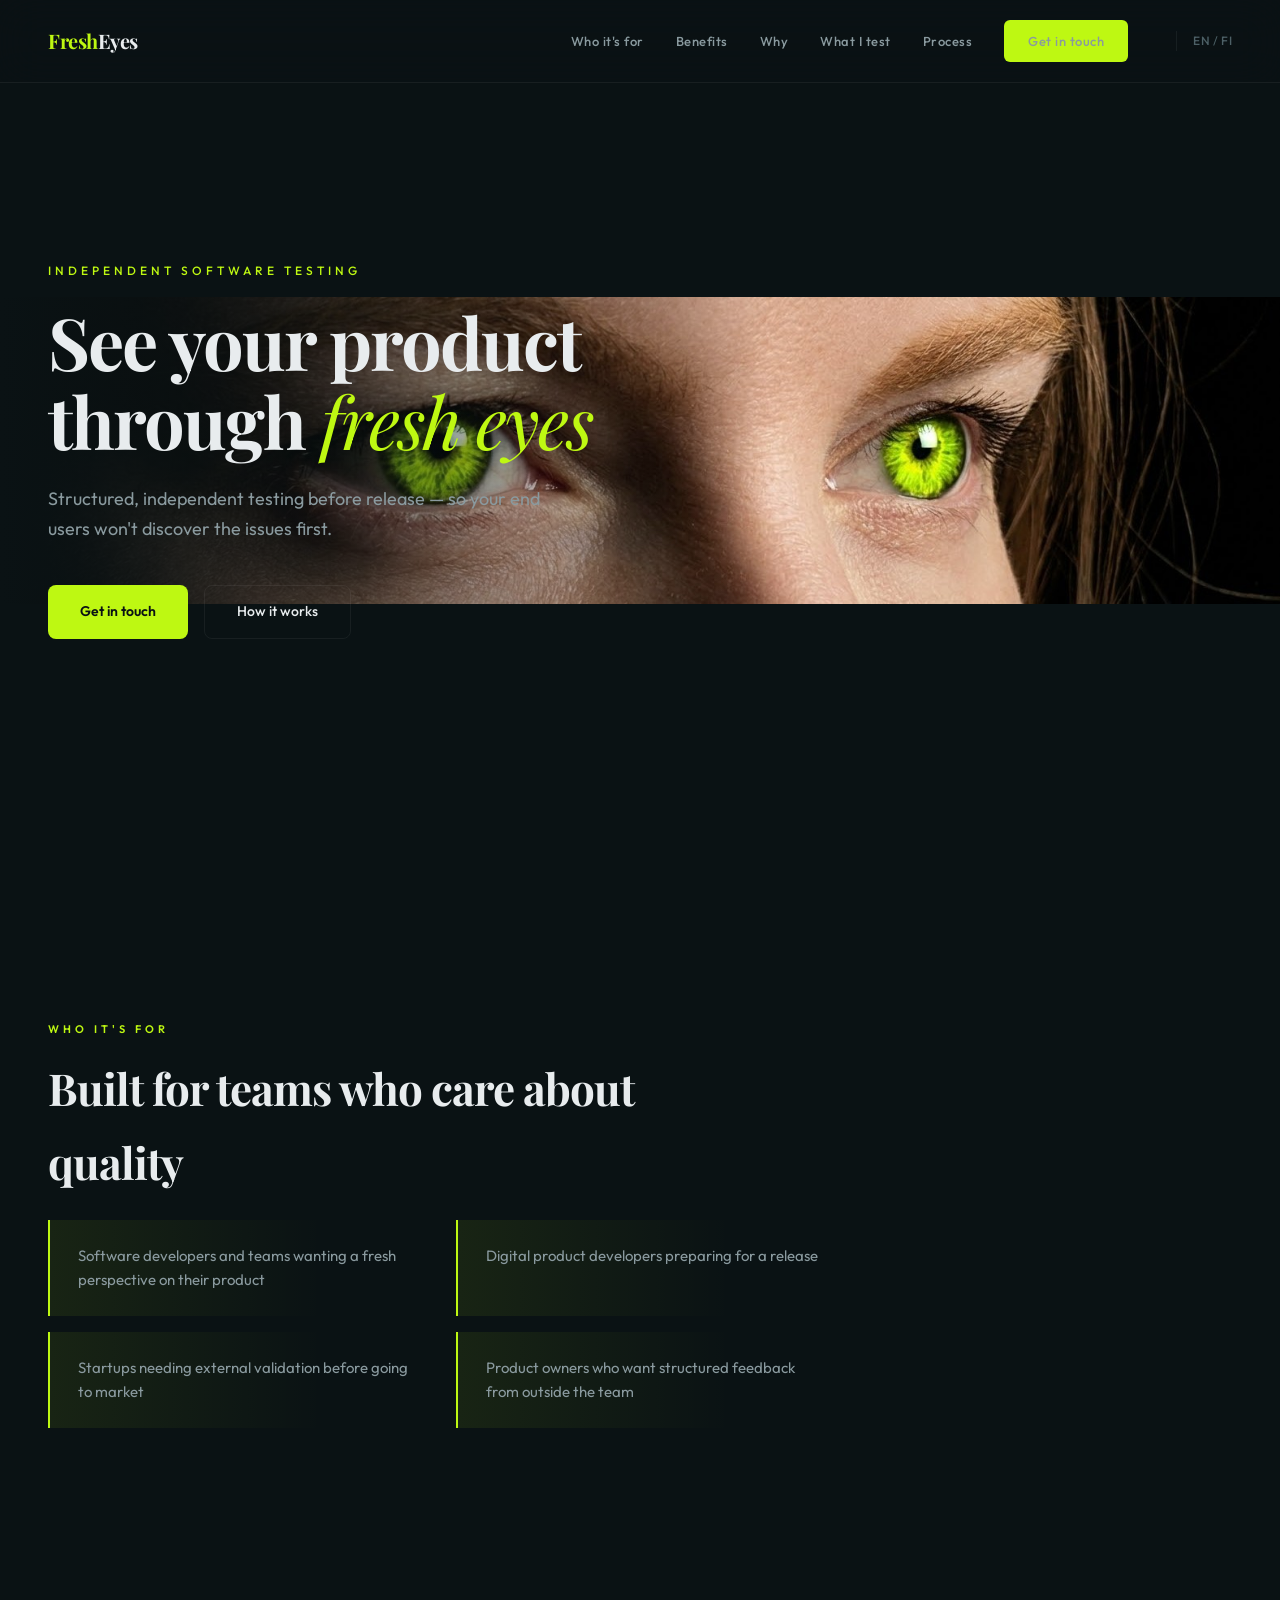
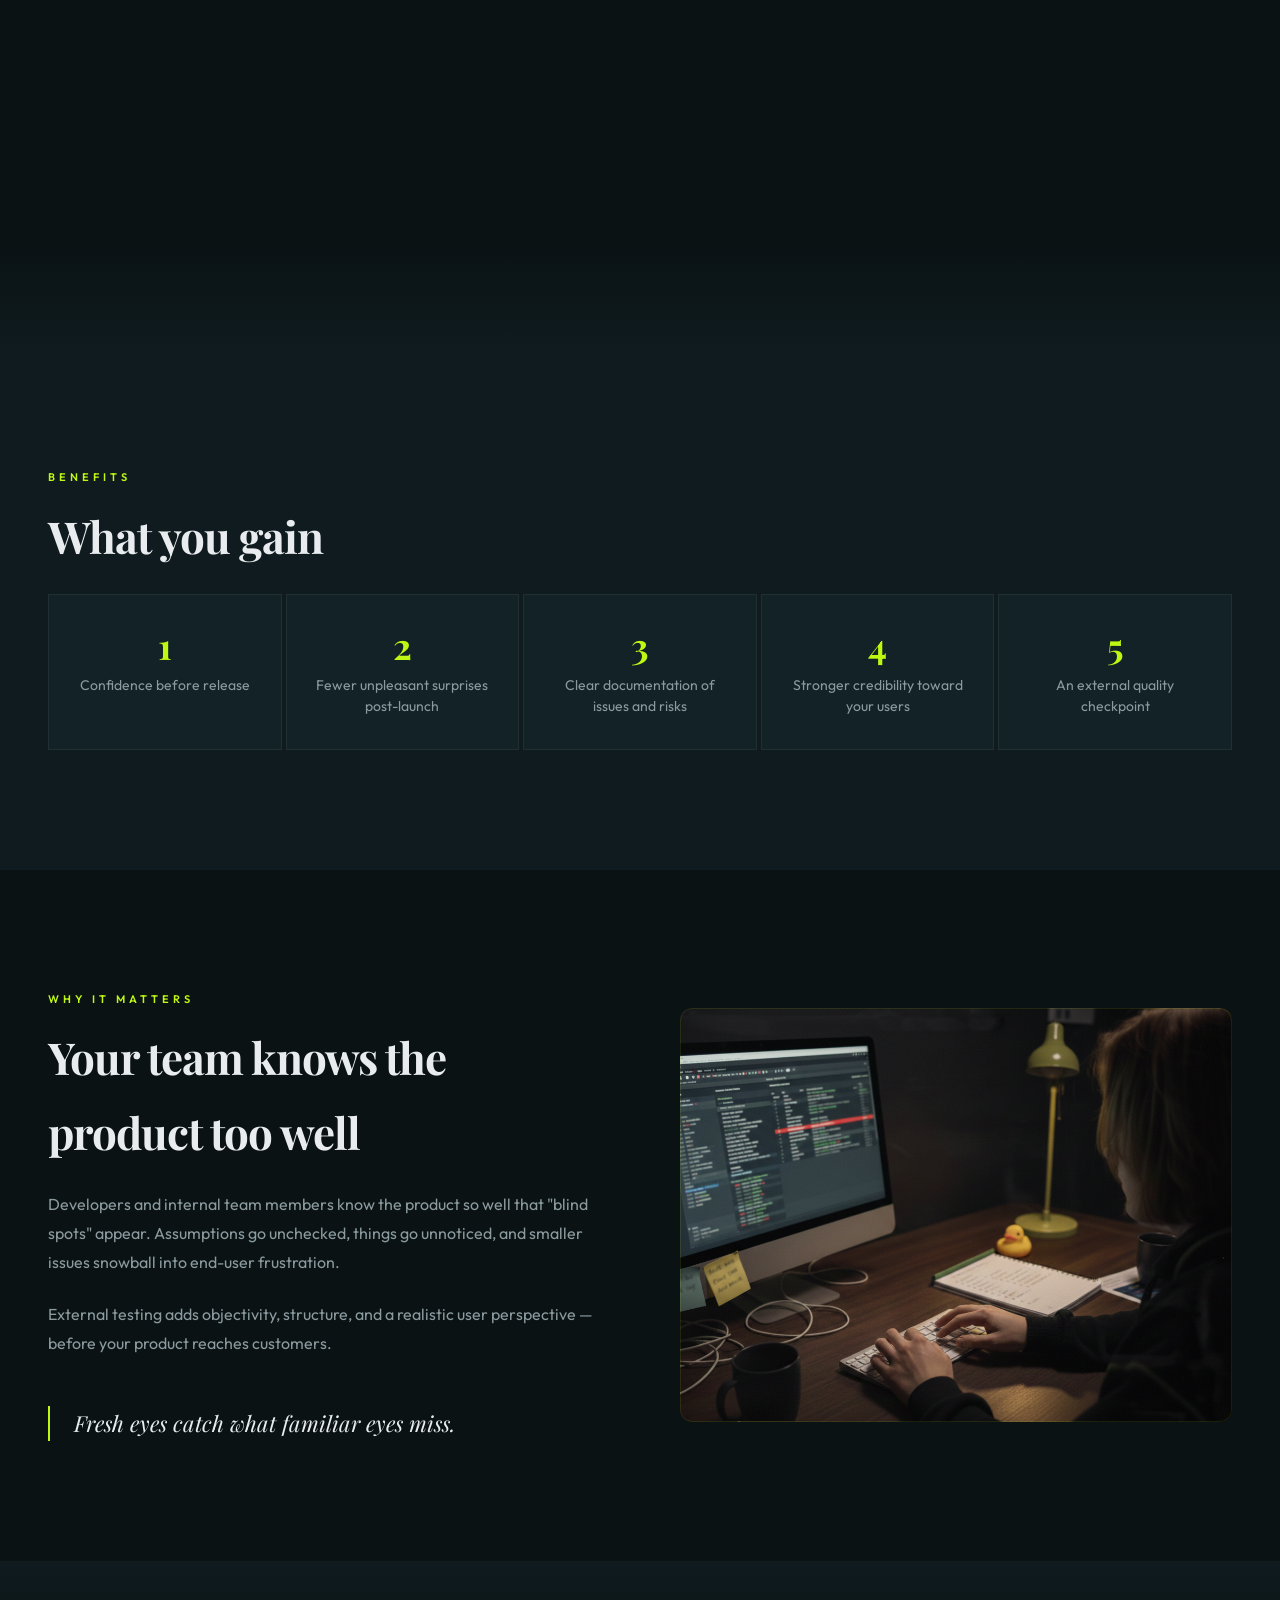
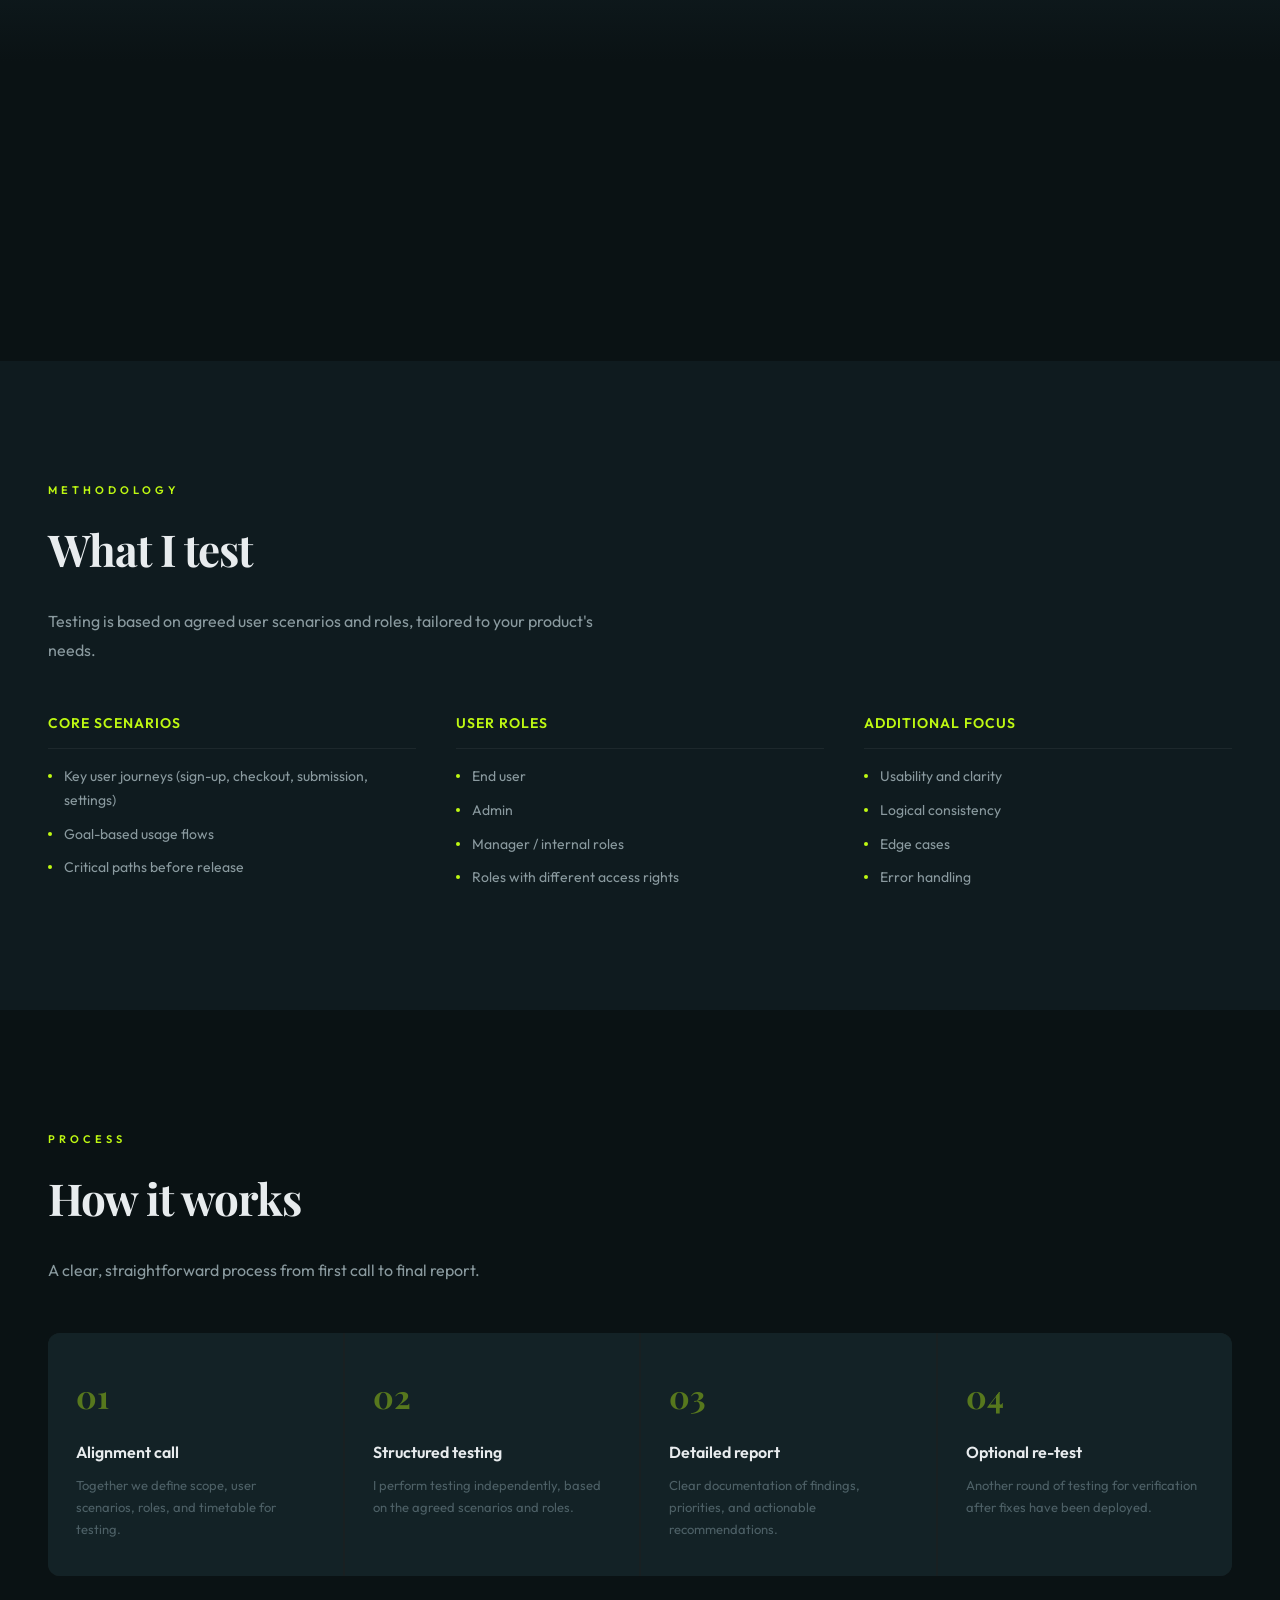
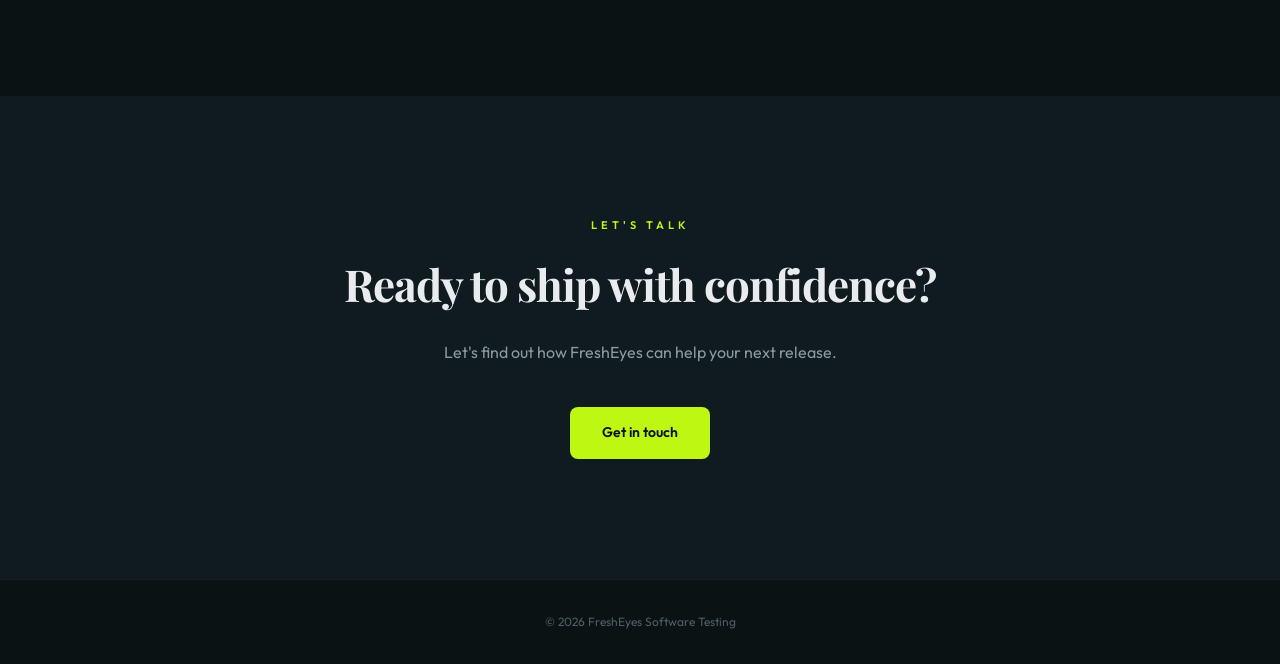
<file: test/index.html>
<!DOCTYPE html>
<html lang="en">
<head>
<meta charset="UTF-8">
<meta name="viewport" content="width=device-width, initial-scale=1.0">
<title>FreshEyes — Independent Software Testing</title>
<link rel="preconnect" href="https://fonts.googleapis.com">
<link rel="preconnect" href="https://fonts.gstatic.com" crossorigin>
<link href="https://fonts.googleapis.com/css2?family=Outfit:wght@300;400;500;600;700&family=Playfair+Display:ital,wght@0,700;1,400&display=swap" rel="stylesheet">
<style>
:root {
    --bg: #0a1214;
    --bg-elevated: #0f1b1f;
    --bg-card: #132226;
    --text: #e8ecee;
    --text-dim: #8a9a9f;
    --text-muted: #4d6066;
    --lime: #BEF812;
    --lime-dim: rgba(190, 248, 18, 0.08);
    --lime-glow: rgba(190, 248, 18, 0.15);
    --border: rgba(255, 255, 255, 0.06);
    --font-display: 'Playfair Display', Georgia, serif;
    --font-body: 'Outfit', sans-serif;
    --ease: cubic-bezier(0.16, 1, 0.3, 1);
}

*, *::before, *::after { margin: 0; padding: 0; box-sizing: border-box; }

html { scroll-behavior: smooth; }

body {
    font-family: var(--font-body);
    background: var(--bg);
    color: var(--text);
    line-height: 1.7;
    font-size: 15px;
    overflow-x: hidden;
}

::selection { background: var(--lime); color: var(--bg); }

a { color: var(--lime); text-decoration: none; }

/* ── Nav ── */
.nav {
    position: fixed;
    top: 0;
    left: 0;
    right: 0;
    z-index: 100;
    padding: 20px 48px;
    display: flex;
    align-items: center;
    justify-content: space-between;
    background: rgba(10, 18, 20, 0.8);
    backdrop-filter: blur(20px);
    -webkit-backdrop-filter: blur(20px);
    border-bottom: 1px solid var(--border);
    transition: all 0.3s var(--ease);
}

.nav-brand {
    font-family: var(--font-display);
    font-size: 20px;
    font-weight: 700;
    color: var(--text);
    letter-spacing: -0.5px;
}

.nav-brand span { color: var(--lime); }

.nav-links {
    display: flex;
    align-items: center;
    gap: 32px;
}

.nav-links a {
    font-size: 13px;
    font-weight: 500;
    color: var(--text-dim);
    letter-spacing: 0.5px;
    transition: color 0.3s;
}

.nav-links a:hover, .nav-links a.active { color: var(--lime); }

.nav-cta {
    padding: 10px 24px;
    background: var(--lime);
    color: var(--bg);
    font-weight: 600;
    font-size: 13px;
    border-radius: 6px;
    transition: all 0.3s var(--ease);
}

.nav-cta:hover {
    box-shadow: 0 0 24px rgba(190, 248, 18, 0.3);
    transform: translateY(-1px);
    color: var(--bg);
}

.lang-switch {
    font-size: 12px;
    color: var(--text-muted);
    margin-left: 16px;
    padding-left: 16px;
    border-left: 1px solid var(--border);
}

.lang-switch a { color: var(--text-muted); font-size: 12px; }
.lang-switch a:hover { color: var(--lime); }

/* ── Hero ── */
.hero {
    position: relative;
    min-height: 100vh;
    display: flex;
    align-items: center;
    overflow: hidden;
}

.hero-image {
    position: absolute;
    inset: 0;
    background: url('/my-eyes-lime-black-3.jpg') center center/contain no-repeat;
    background-color: var(--bg);
}

.hero-image::after {
    content: '';
    position: absolute;
    inset: 0;
    background:
        linear-gradient(to right, var(--bg) 0%, rgba(10,18,20,0.4) 35%, transparent 60%),
        linear-gradient(to top, var(--bg) 0%, transparent 25%);
}

.hero-content {
    position: relative;
    z-index: 2;
    padding: 0 48px;
    max-width: 680px;
}

.hero-eyebrow {
    font-size: 12px;
    font-weight: 500;
    letter-spacing: 4px;
    text-transform: uppercase;
    color: var(--lime);
    margin-bottom: 20px;
    opacity: 0;
    animation: fadeUp 0.8s var(--ease) 0.2s forwards;
}

.hero h1 {
    font-family: var(--font-display);
    font-size: clamp(42px, 6vw, 72px);
    font-weight: 700;
    line-height: 1.1;
    letter-spacing: -2px;
    margin-bottom: 24px;
    opacity: 0;
    animation: fadeUp 0.8s var(--ease) 0.4s forwards;
}

.hero h1 em {
    font-style: italic;
    color: var(--lime);
    font-weight: 400;
}

.hero-sub {
    font-size: 18px;
    color: var(--text-dim);
    max-width: 500px;
    line-height: 1.7;
    margin-bottom: 40px;
    opacity: 0;
    animation: fadeUp 0.8s var(--ease) 0.6s forwards;
}

.hero-actions {
    display: flex;
    gap: 16px;
    opacity: 0;
    animation: fadeUp 0.8s var(--ease) 0.8s forwards;
}

.btn-lime {
    display: inline-flex;
    align-items: center;
    gap: 8px;
    padding: 14px 32px;
    background: var(--lime);
    color: var(--bg);
    font-weight: 600;
    font-size: 14px;
    border-radius: 8px;
    transition: all 0.3s var(--ease);
}

.btn-lime:hover {
    box-shadow: 0 0 32px rgba(190, 248, 18, 0.35);
    transform: translateY(-2px);
    color: var(--bg);
}

.btn-ghost {
    display: inline-flex;
    align-items: center;
    gap: 8px;
    padding: 14px 32px;
    border: 1px solid var(--border);
    color: var(--text);
    font-weight: 500;
    font-size: 14px;
    border-radius: 8px;
    transition: all 0.3s var(--ease);
}

.btn-ghost:hover {
    border-color: var(--lime);
    color: var(--lime);
}

/* ── Sections ── */
.section {
    padding: 120px 48px;
    position: relative;
}

.section-alt { background: var(--bg-elevated); }

.section-label {
    font-size: 11px;
    font-weight: 600;
    letter-spacing: 4px;
    text-transform: uppercase;
    color: var(--lime);
    margin-bottom: 12px;
}

.section-title {
    font-family: var(--font-display);
    font-size: clamp(28px, 4vw, 44px);
    font-weight: 700;
    letter-spacing: -1px;
    margin-bottom: 20px;
    max-width: 600px;
}

.section-desc {
    color: var(--text-dim);
    font-size: 16px;
    max-width: 580px;
    line-height: 1.8;
    margin-bottom: 48px;
}

.container { max-width: 1200px; margin: 0 auto; }

/* ── Who — audience grid ── */
.audience-grid {
    display: grid;
    grid-template-columns: repeat(2, 1fr);
    gap: 16px;
    max-width: 800px;
}

.audience-card {
    padding: 24px 28px;
    background: linear-gradient(to right, var(--lime-dim), transparent 70%);
    border-left: 2px solid var(--lime);
    font-size: 15px;
    color: var(--text-dim);
    line-height: 1.6;
    transition: all 0.3s var(--ease);
}

.audience-card:hover {
    background: linear-gradient(to right, var(--lime-glow), transparent 70%);
    color: var(--text);
}

/* ── Photo break — fixed parallax ── */
.photo-break {
    height: 400px;
    position: relative;
    background-size: cover;
    background-position: center;
    background-repeat: no-repeat;
    background-attachment: fixed;
}

.photo-break::after {
    content: '';
    position: absolute;
    inset: 0;
    background:
        linear-gradient(to bottom, var(--bg), transparent 25%),
        linear-gradient(to top, var(--bg-elevated), transparent 25%);
    pointer-events: none;
}

.photo-break-alt::after {
    background:
        linear-gradient(to bottom, var(--bg-elevated), transparent 25%),
        linear-gradient(to top, var(--bg), transparent 25%);
}

/* ── Gains ── */
.gains-grid {
    display: grid;
    grid-template-columns: repeat(5, 1fr);
    gap: 4px;
}

.gain-card {
    background: var(--bg-card);
    border: 1px solid var(--border);
    padding: 32px 24px;
    text-align: center;
    transition: all 0.4s var(--ease);
    position: relative;
    overflow: hidden;
}

.gain-card::before {
    content: '';
    position: absolute;
    bottom: 0;
    left: 0;
    right: 0;
    height: 2px;
    background: var(--lime);
    transform: scaleX(0);
    transition: transform 0.4s var(--ease);
}

.gain-card:hover::before { transform: scaleX(1); }
.gain-card:hover { background: var(--bg-elevated); transform: translateY(-4px); }

.gain-number {
    font-family: var(--font-display);
    font-size: 36px;
    font-weight: 700;
    color: var(--lime);
    margin-bottom: 12px;
    line-height: 1;
}

.gain-text {
    font-size: 14px;
    color: var(--text-dim);
    line-height: 1.5;
}

/* ── Why — split layout ── */
.why-split {
    display: grid;
    grid-template-columns: 1fr 1fr;
    gap: 80px;
    align-items: center;
}

.why-image {
    position: relative;
    border-radius: 12px;
    overflow: hidden;
    aspect-ratio: 4/3;
}

.why-image img {
    width: 100%;
    height: 100%;
    object-fit: cover;
}

.why-image::after {
    content: '';
    position: absolute;
    inset: 0;
    border: 1px solid rgba(190, 248, 18, 0.1);
    border-radius: 12px;
}

.why-text blockquote {
    font-family: var(--font-display);
    font-size: 22px;
    font-style: italic;
    color: var(--text);
    line-height: 1.6;
    border-left: 2px solid var(--lime);
    padding-left: 24px;
    margin-top: 32px;
}

/* ── What — clean lists ── */
.what-columns {
    display: grid;
    grid-template-columns: repeat(3, 1fr);
    gap: 40px;
}

.what-col h3 {
    font-size: 14px;
    font-weight: 600;
    color: var(--lime);
    letter-spacing: 1px;
    text-transform: uppercase;
    margin-bottom: 16px;
    padding-bottom: 12px;
    border-bottom: 1px solid var(--border);
}

.what-col ul {
    list-style: none;
    display: flex;
    flex-direction: column;
    gap: 10px;
}

.what-col li {
    font-size: 14px;
    color: var(--text-dim);
    padding-left: 16px;
    position: relative;
}

.what-col li::before {
    content: '';
    position: absolute;
    left: 0;
    top: 9px;
    width: 4px;
    height: 4px;
    border-radius: 50%;
    background: var(--lime);
}

/* ── How — process steps ── */
.process-grid {
    display: grid;
    grid-template-columns: repeat(4, 1fr);
    gap: 2px;
    background: var(--border);
    border-radius: 12px;
    overflow: hidden;
}

.process-step {
    background: var(--bg-card);
    padding: 36px 28px;
    transition: all 0.4s var(--ease);
}

.process-step:hover { background: var(--bg-elevated); }

.process-num {
    font-family: var(--font-display);
    font-size: 32px;
    font-weight: 700;
    color: var(--lime);
    margin-bottom: 16px;
    opacity: 0.4;
}

.process-step:hover .process-num { opacity: 1; }

.process-step h3 {
    font-size: 16px;
    font-weight: 600;
    margin-bottom: 8px;
    color: var(--text);
}

.process-step p {
    font-size: 13px;
    color: var(--text-muted);
    line-height: 1.7;
}

/* ── Contact ── */
.contact-section {
    text-align: center;
    background: var(--bg-elevated);
}

.contact-section .section-title {
    max-width: none;
}

.contact-cta {
    margin-top: 40px;
}

/* ── Footer ── */
.footer {
    text-align: center;
    padding: 32px 48px;
    font-size: 12px;
    color: var(--text-muted);
    border-top: 1px solid var(--border);
}

/* ── Reveal animation ── */
.reveal {
    opacity: 0;
    transform: translateY(24px);
    transition: all 0.7s var(--ease);
}

.reveal.visible {
    opacity: 1;
    transform: translateY(0);
}

@keyframes fadeUp {
    from { opacity: 0; transform: translateY(24px); }
    to { opacity: 1; transform: translateY(0); }
}

/* ── Responsive ── */
@media (max-width: 1000px) {
    .gains-grid { grid-template-columns: repeat(3, 1fr); }
    .process-grid { grid-template-columns: repeat(2, 1fr); }
    .why-split { grid-template-columns: 1fr; gap: 40px; }
}

@media (max-width: 768px) {
    .nav { padding: 16px 24px; }
    .nav-links { display: none; }
    .section { padding: 80px 24px; }
    .hero-content { padding: 0 24px; }
    .audience-grid { grid-template-columns: 1fr; }
    .gains-grid { grid-template-columns: 1fr; }
    .what-columns { grid-template-columns: 1fr; }
    .process-grid { grid-template-columns: 1fr; }
    .photo-break { height: 260px; background-attachment: scroll; }
}
</style>
</head>
<body>

<!-- Nav -->
<nav class="nav">
    <div class="nav-brand"><span>Fresh</span>Eyes</div>
    <div class="nav-links">
        <a href="#who">Who it's for</a>
        <a href="#gains">Benefits</a>
        <a href="#why">Why</a>
        <a href="#what">What I test</a>
        <a href="#how">Process</a>
        <a href="#contact" class="nav-cta">Get in touch</a>
        <span class="lang-switch"><a href="/en">EN</a> / <a href="/fi">FI</a></span>
    </div>
</nav>

<!-- Hero -->
<section class="hero">
    <div class="hero-image"></div>
    <div class="hero-content">
        <div class="hero-eyebrow">Independent Software Testing</div>
        <h1>See your product through <em>fresh eyes</em></h1>
        <p class="hero-sub">Structured, independent testing before release — so your end users won't discover the issues first.</p>
        <div class="hero-actions">
            <a href="#contact" class="btn-lime">Get in touch</a>
            <a href="#how" class="btn-ghost">How it works</a>
        </div>
    </div>
</section>

<!-- Who -->
<section class="section" id="who">
    <div class="container">
        <div class="section-label reveal">Who it's for</div>
        <h2 class="section-title reveal">Built for teams who care about quality</h2>
        <div class="audience-grid reveal">
            <div class="audience-card">Software developers and teams wanting a fresh perspective on their product</div>
            <div class="audience-card">Digital product developers preparing for a release</div>
            <div class="audience-card">Startups needing external validation before going to market</div>
            <div class="audience-card">Product owners who want structured feedback from outside the team</div>
        </div>
    </div>
</section>

<div class="photo-break" style="background-image: url('/FEST-1.png');"></div>

<!-- Gains -->
<section class="section section-alt" id="gains">
    <div class="container">
        <div class="section-label reveal">Benefits</div>
        <h2 class="section-title reveal">What you gain</h2>
        <div class="gains-grid reveal">
            <div class="gain-card">
                <div class="gain-number">1</div>
                <div class="gain-text">Confidence before release</div>
            </div>
            <div class="gain-card">
                <div class="gain-number">2</div>
                <div class="gain-text">Fewer unpleasant surprises post-launch</div>
            </div>
            <div class="gain-card">
                <div class="gain-number">3</div>
                <div class="gain-text">Clear documentation of issues and risks</div>
            </div>
            <div class="gain-card">
                <div class="gain-number">4</div>
                <div class="gain-text">Stronger credibility toward your users</div>
            </div>
            <div class="gain-card">
                <div class="gain-number">5</div>
                <div class="gain-text">An external quality checkpoint</div>
            </div>
        </div>
    </div>
</section>

<!-- Why -->
<section class="section" id="why">
    <div class="container">
        <div class="why-split">
            <div class="why-text">
                <div class="section-label reveal">Why it matters</div>
                <h2 class="section-title reveal">Your team knows the product too well</h2>
                <p class="section-desc reveal">Developers and internal team members know the product so well that "blind spots" appear. Assumptions go unchecked, things go unnoticed, and smaller issues snowball into end-user frustration.</p>
                <p class="section-desc reveal" style="margin-top: -24px;">External testing adds objectivity, structure, and a realistic user perspective — before your product reaches customers.</p>
                <blockquote class="reveal">Fresh eyes catch what familiar eyes miss.</blockquote>
            </div>
            <div class="why-image reveal">
                <img src="/FEST-4.png" alt="Software testing in action" loading="lazy">
            </div>
        </div>
    </div>
</section>

<div class="photo-break photo-break-alt" style="background-image: url('/FEST-3.png');"></div>

<!-- What -->
<section class="section section-alt" id="what">
    <div class="container">
        <div class="section-label reveal">Methodology</div>
        <h2 class="section-title reveal">What I test</h2>
        <p class="section-desc reveal">Testing is based on agreed user scenarios and roles, tailored to your product's needs.</p>
        <div class="what-columns reveal">
            <div class="what-col">
                <h3>Core Scenarios</h3>
                <ul>
                    <li>Key user journeys (sign-up, checkout, submission, settings)</li>
                    <li>Goal-based usage flows</li>
                    <li>Critical paths before release</li>
                </ul>
            </div>
            <div class="what-col">
                <h3>User Roles</h3>
                <ul>
                    <li>End user</li>
                    <li>Admin</li>
                    <li>Manager / internal roles</li>
                    <li>Roles with different access rights</li>
                </ul>
            </div>
            <div class="what-col">
                <h3>Additional Focus</h3>
                <ul>
                    <li>Usability and clarity</li>
                    <li>Logical consistency</li>
                    <li>Edge cases</li>
                    <li>Error handling</li>
                </ul>
            </div>
        </div>
    </div>
</section>

<!-- How -->
<section class="section" id="how">
    <div class="container">
        <div class="section-label reveal">Process</div>
        <h2 class="section-title reveal">How it works</h2>
        <p class="section-desc reveal">A clear, straightforward process from first call to final report.</p>
        <div class="process-grid reveal">
            <div class="process-step">
                <div class="process-num">01</div>
                <h3>Alignment call</h3>
                <p>Together we define scope, user scenarios, roles, and timetable for testing.</p>
            </div>
            <div class="process-step">
                <div class="process-num">02</div>
                <h3>Structured testing</h3>
                <p>I perform testing independently, based on the agreed scenarios and roles.</p>
            </div>
            <div class="process-step">
                <div class="process-num">03</div>
                <h3>Detailed report</h3>
                <p>Clear documentation of findings, priorities, and actionable recommendations.</p>
            </div>
            <div class="process-step">
                <div class="process-num">04</div>
                <h3>Optional re-test</h3>
                <p>Another round of testing for verification after fixes have been deployed.</p>
            </div>
        </div>
    </div>
</section>

<!-- Contact -->
<section class="section contact-section" id="contact">
    <div class="container">
        <div class="section-label reveal">Let's talk</div>
        <h2 class="section-title reveal" style="margin: 0 auto 16px;">Ready to ship with confidence?</h2>
        <p class="section-desc reveal" style="margin: 0 auto 0; text-align: center;">Let's find out how FreshEyes can help your next release.</p>
        <div class="contact-cta reveal">
            <a href="mailto:your.email@example.com" class="btn-lime">Get in touch</a>
        </div>
    </div>
</section>

<footer class="footer">
    &copy; 2026 FreshEyes Software Testing
</footer>

<script>
const observer = new IntersectionObserver((entries) => {
    entries.forEach(entry => {
        if (entry.isIntersecting) entry.target.classList.add('visible');
    });
}, { threshold: 0.1, rootMargin: '0px 0px -40px 0px' });

document.querySelectorAll('.reveal').forEach(el => observer.observe(el));

// Active nav
const sections = document.querySelectorAll('section[id]');
const navLinks = document.querySelectorAll('.nav-links a:not(.nav-cta)');
window.addEventListener('scroll', () => {
    let current = '';
    sections.forEach(s => { if (scrollY >= s.offsetTop - 200) current = s.id; });
    navLinks.forEach(l => {
        l.classList.toggle('active', l.getAttribute('href') === '#' + current);
    });
}, { passive: true });
</script>

</body>
</html>
</file>
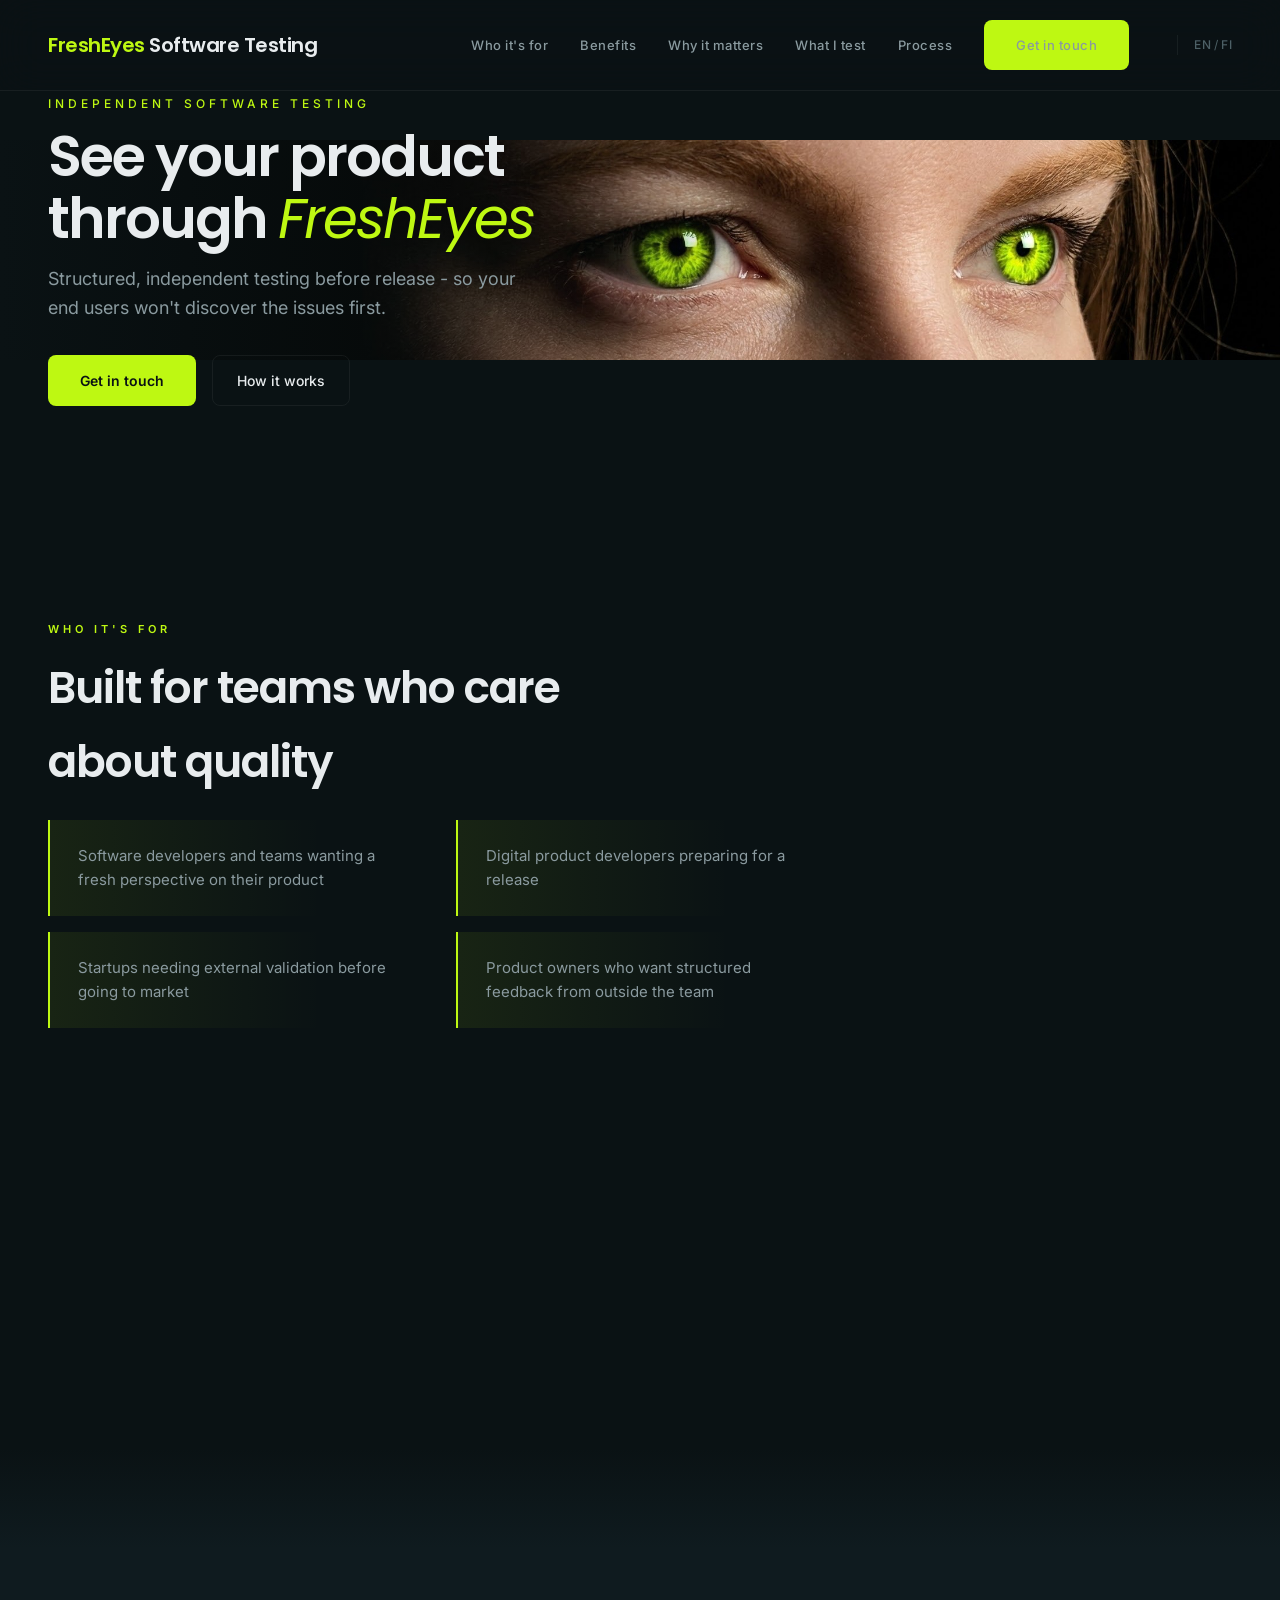
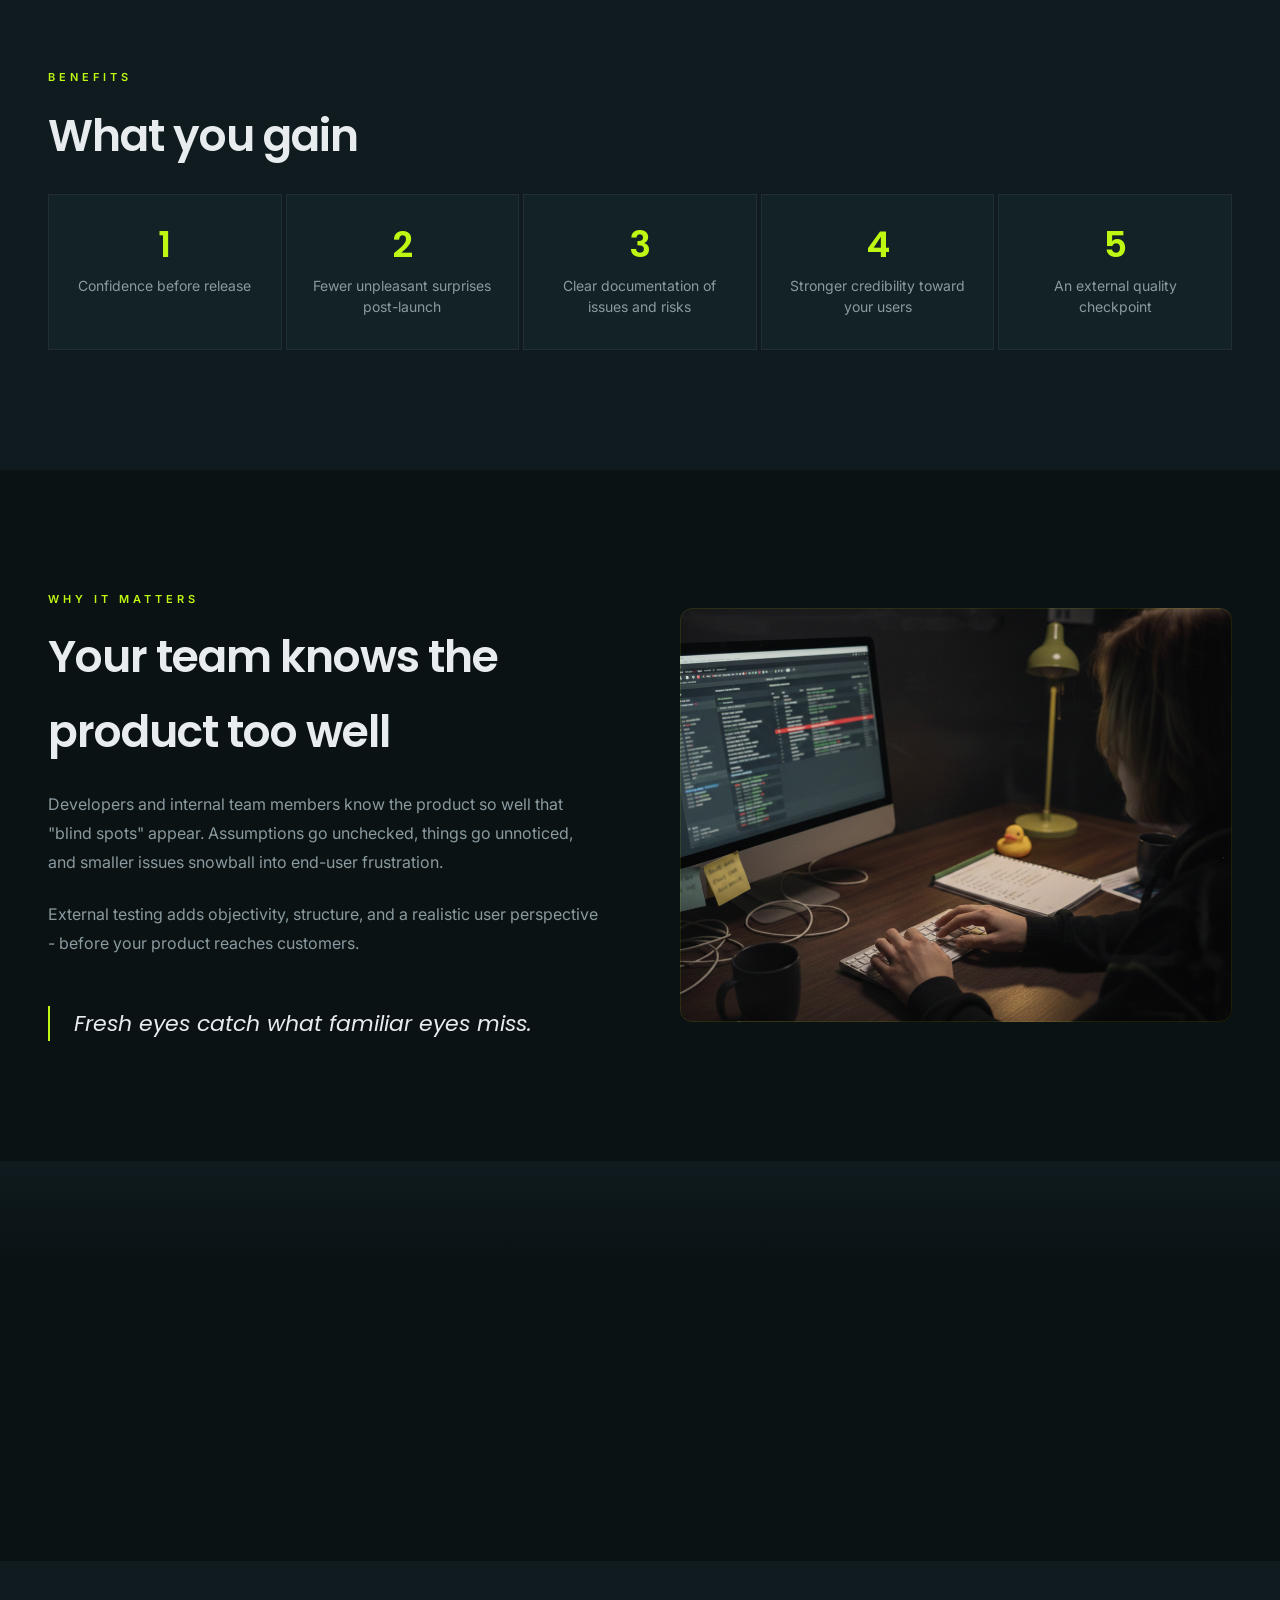
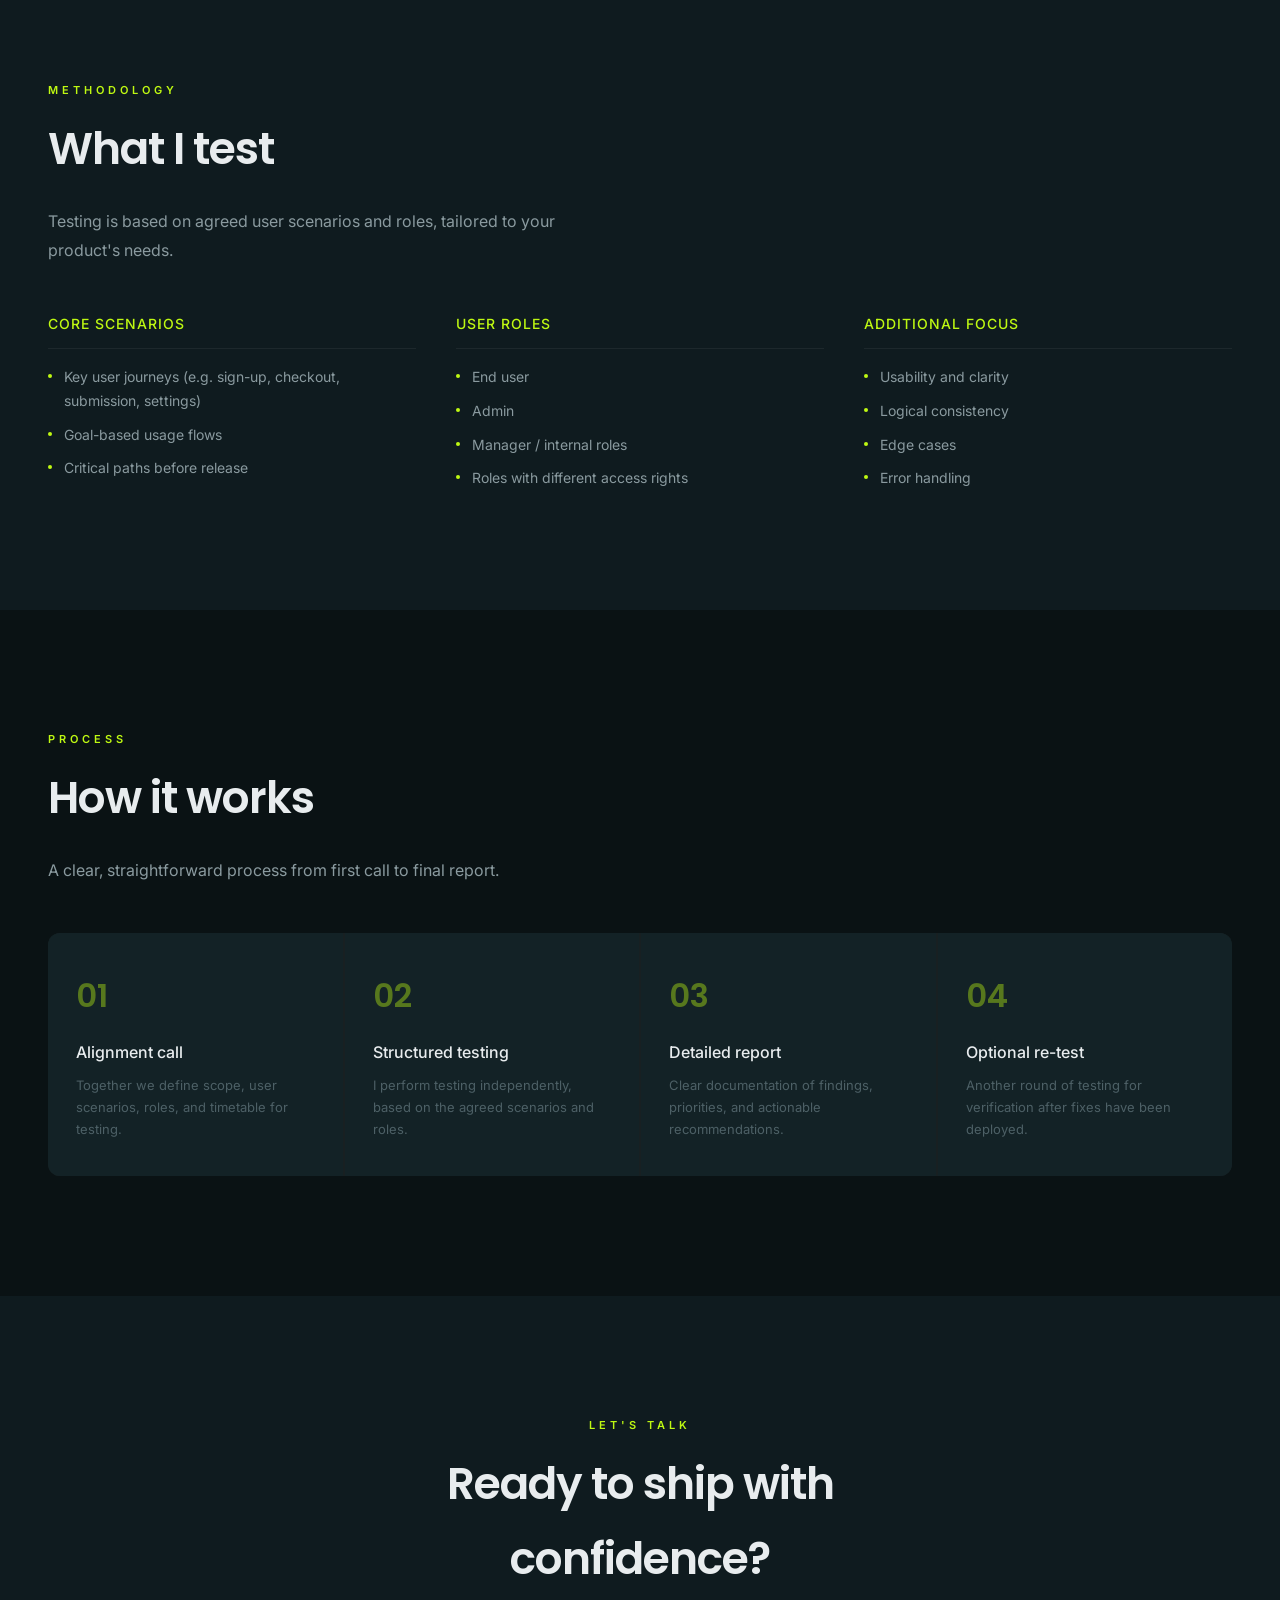
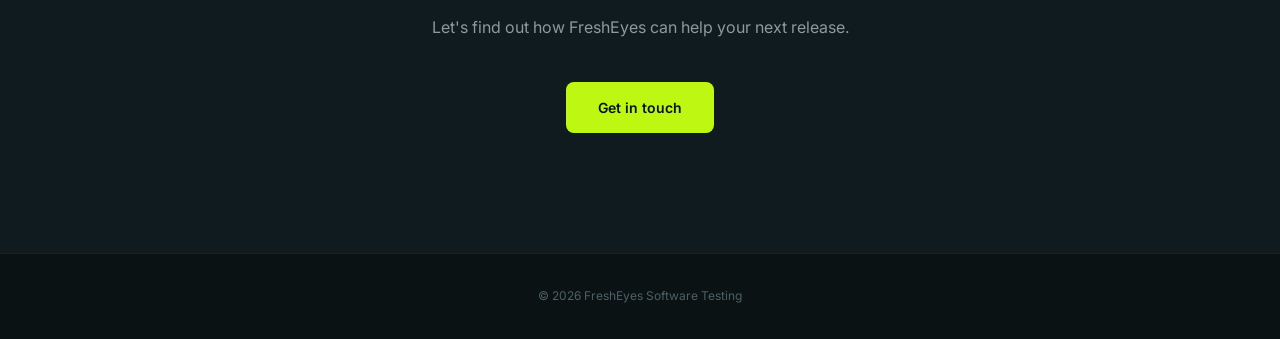
<file: test2/index.html>
<!DOCTYPE html>
<html lang="en">
<head>
<meta charset="UTF-8">
<meta name="viewport" content="width=device-width, initial-scale=1.0">
<title>FreshEyes - Independent Software Testing</title>
<link rel="preconnect" href="https://fonts.googleapis.com">
<link rel="preconnect" href="https://fonts.gstatic.com" crossorigin>
<link href="https://fonts.googleapis.com/css2?family=Inter:wght@300;400;500;600;700&family=Poppins:wght@400;500;600;700&display=swap" rel="stylesheet">
<style>
:root {
    --bg: #0a1214;
    --bg-elevated: #0f1b1f;
    --bg-card: #132226;
    --text: #e8ecee;
    --text-dim: #8a9a9f;
    --text-muted: #4d6066;
    --lime: #BEF812;
    --lime-dim: rgba(190, 248, 18, 0.08);
    --lime-glow: rgba(190, 248, 18, 0.15);
    --border: rgba(255, 255, 255, 0.06);
    --font-body: 'Inter', sans-serif;
    --font-display: 'Poppins', serif;
    --ease: cubic-bezier(0.16, 1, 0.3, 1);
}

*, *::before, *::after { margin: 0; padding: 0; box-sizing: border-box; }

html { scroll-behavior: smooth; }

body {
    font-family: var(--font-body);
    background: var(--bg);
    color: var(--text);
    line-height: 1.7;
    font-size: 15px;
    overflow-x: hidden;
}

::selection { background: var(--lime); color: var(--bg); }

a { color: var(--lime); text-decoration: none; }

/* ── Nav ── */
.nav {
    position: fixed;
    top: 0;
    left: 0;
    right: 0;
    z-index: 100;
    padding: 20px 48px;
    display: flex;
    align-items: center;
    justify-content: space-between;
    background: rgba(10, 18, 20, 0.8);
    backdrop-filter: blur(20px);
    -webkit-backdrop-filter: blur(20px);
    border-bottom: 1px solid var(--border);
    transition: all 0.3s var(--ease);
}

.nav-brand {
    font-family: var(--font-display);
    font-size: 20px;
    font-weight: 600;
    color: var(--text);
    letter-spacing: -0.5px;
}

.nav-brand span { color: var(--lime); }

.nav-links {
    display: flex;
    align-items: center;
    gap: 32px;
}

.nav-links a {
    font-size: 13px;
    font-weight: 500;
    color: var(--text-dim);
    letter-spacing: 0.5px;
    transition: color 0.3s;
}

.nav-links a:hover, .nav-links a.active { color: var(--lime); }

.nav-cta {
    padding: 10px 24px;
    font-size: 13px;
    border-radius: 6px;
    transition: all 0.3s var(--ease);
}

.nav-cta:hover {
    transform: translateY(-1px);
}

.lang-switch {
    font-size: 12px;
    color: var(--text-muted);
    margin-left: 16px;
    padding-left: 16px;
    border-left: 1px solid var(--border);
}

.lang-switch a { color: var(--text-muted); font-size: 12px; }
.lang-switch a:hover { color: var(--lime); }

/* ── Hero ── */
.hero {
    position: relative;
    min-height: clamp(320px, 45vw, 500px); 
    display: flex;
    align-items: center;
    overflow: hidden;
}

.hero-image {
    position: absolute;
    inset: 0;
    background: url('/my-eyes-lime-black-4.jpg') center center/cover no-repeat;
    background-color: var(--bg);
}

@media (min-width: 1024px) {
    .hero-image { background-size: contain; }
}

.hero-image::after {
    content: '';
    position: absolute;
    inset: 0;
    background:
        linear-gradient(to right, var(--bg) 0%, rgba(10,18,20,0.4) 35%, transparent 60%),
        linear-gradient(to top, var(--bg) 0%, transparent 25%);
}

.hero-content {
    position: relative;
    z-index: 2;
    padding: 0 48px;
    max-width: clamp(400px, 60vw, 650px);
}

.hero-eyebrow {
    font-size: clamp(10px, 1.2vw, 12px);
    font-weight: 500;
    letter-spacing: 4px;
    text-transform: uppercase;
    color: var(--lime);
    margin-bottom: 12px;
    opacity: 0;
    animation: fadeUp 0.8s var(--ease) 0.2s forwards;
}

.hero h1 {
    font-family: var(--font-display);
    font-size: clamp(28px, 5.5vw, 56px);
    font-weight: 600;
    line-height: 1.1;
    letter-spacing: -2px;
    margin-bottom: 16px;
    opacity: 0;
    animation: fadeUp 0.8s var(--ease) 0.4s forwards;
}

.hero h1 em {
    font-style: italic;
    color: var(--lime);
    font-weight: 400;
}

.hero-sub {
    font-size: clamp(15px, 1.8vw, 18px);
    color: var(--text-dim);
    max-width: 500px;
    line-height: 1.6;
    margin-bottom: clamp(20px, 3vw, 32px);
    opacity: 0;
    animation: fadeUp 0.8s var(--ease) 0.6s forwards;
}

.hero-actions {
    display: flex;
    gap: 16px;
    opacity: 0;
    animation: fadeUp 0.8s var(--ease) 0.8s forwards;
}

.btn-lime {
    display: inline-flex;
    align-items: center;
    gap: 8px;
    padding: clamp(10px, 1.2vw, 14px) clamp(20px, 2.5vw, 32px);
    background: var(--lime);
    color: var(--bg);
    font-weight: 600;
    font-size: clamp(12px, 1.3vw, 14px);
    border-radius: 8px;
    transition: all 0.3s var(--ease);
}

.btn-lime:hover {
    box-shadow: 0 0 32px rgba(190, 248, 18, 0.35);
    transform: translateY(-2px);
    color: var(--bg);
}

.btn-ghost {
    display: inline-flex;
    align-items: center;
    gap: 8px;
    padding: clamp(10px, 1.2vw, 12px) clamp(16px, 2vw, 24px);
    border: 1px solid var(--border);
    color: var(--text);
    font-weight: 500;
    font-size: clamp(12px, 1.3vw, 14px);
    border-radius: 8px;
    transition: all 0.3s var(--ease);
}

.btn-ghost:hover {
    border-color: var(--lime);
    color: var(--lime);
}

/* ── Sections ── */
.section {
    padding: 120px 48px;
    position: relative;
}

.section-alt { background: var(--bg-elevated); }

.section-label {
    font-size: 11px;
    font-weight: 600;
    letter-spacing: 4px;
    text-transform: uppercase;
    color: var(--lime);
    margin-bottom: 12px;
}

.section-title {
    font-family: var(--font-display);
    font-size: clamp(28px, 4vw, 44px);
    font-weight: 600;
    letter-spacing: -1px;
    margin-bottom: 20px;
    max-width: 600px;
}

.section-desc {
    color: var(--text-dim);
    font-size: 16px;
    max-width: 580px;
    line-height: 1.8;
    margin-bottom: 48px;
}

.container { max-width: 1200px; margin: 0 auto; }

/* ── Who — audience grid ── */
.audience-grid {
    display: grid;
    grid-template-columns: repeat(2, 1fr);
    gap: 16px;
    max-width: 800px;
}

.audience-card {
    padding: 24px 28px;
    background: linear-gradient(to right, var(--lime-dim), transparent 70%);
    border-left: 2px solid var(--lime);
    font-size: 15px;
    color: var(--text-dim);
    line-height: 1.6;
    transition: all 0.3s var(--ease);
}

.audience-card:hover {
    background: linear-gradient(to right, var(--lime-glow), transparent 70%);
    color: var(--text);
}

/* ── Photo break ── */
.photo-break {
    height: 400px;
    position: relative;
    background-size: cover;
    background-position: center;
    background-repeat: no-repeat;
    background-attachment: fixed;
}

.photo-break::after {
    content: '';
    position: absolute;
    inset: 0;
    background:
        linear-gradient(to bottom, var(--bg), transparent 25%),
        linear-gradient(to top, var(--bg-elevated), transparent 25%);
    pointer-events: none;
}

.photo-break-alt::after {
    background:
        linear-gradient(to bottom, var(--bg-elevated), transparent 25%),
        linear-gradient(to top, var(--bg), transparent 25%);
}

/* ── Gains ── */
.gains-grid {
    display: grid;
    grid-template-columns: repeat(5, 1fr);
    gap: 4px;
}

.gain-card {
    background: var(--bg-card);
    border: 1px solid var(--border);
    padding: 32px 24px;
    text-align: center;
    transition: all 0.4s var(--ease);
    position: relative;
    overflow: hidden;
}

.gain-card::before {
    content: '';
    position: absolute;
    bottom: 0;
    left: 0;
    right: 0;
    height: 2px;
    background: var(--lime);
    transform: scaleX(0);
    transition: transform 0.4s var(--ease);
}

.gain-card:hover::before { transform: scaleX(1); }
.gain-card:hover { background: var(--bg-elevated); transform: translateY(-4px); }

.gain-number {
    font-family: var(--font-display);
    font-size: 36px;
    font-weight: 600;
    color: var(--lime);
    margin-bottom: 12px;
    line-height: 1;
}

.gain-text {
    font-size: 14px;
    color: var(--text-dim);
    line-height: 1.5;
}

/* ── Why ── */
.why-split {
    display: grid;
    grid-template-columns: 1fr 1fr;
    gap: 80px;
    align-items: center;
}

.why-image {
    position: relative;
    border-radius: 12px;
    overflow: hidden;
    aspect-ratio: 4/3;
}

.why-image img {
    width: 100%;
    height: 100%;
    object-fit: cover;
}

.why-image::after {
    content: '';
    position: absolute;
    inset: 0;
    border: 1px solid rgba(190, 248, 18, 0.1);
    border-radius: 12px;
}

.why-text blockquote {
    font-family: var(--font-display);
    font-size: 22px;
    font-style: italic;
    color: var(--text);
    line-height: 1.6;
    border-left: 2px solid var(--lime);
    padding-left: 24px;
    margin-top: 32px;
}

/* ── What ── */
.what-columns {
    display: grid;
    grid-template-columns: repeat(3, 1fr);
    gap: 40px;
}

.what-col h3 {
    font-size: 14px;
    font-weight: 500;
    color: var(--lime);
    letter-spacing: 1px;
    text-transform: uppercase;
    margin-bottom: 16px;
    padding-bottom: 12px;
    border-bottom: 1px solid var(--border);
}

.what-col ul {
    list-style: none;
    display: flex;
    flex-direction: column;
    gap: 10px;
}

.what-col li {
    font-size: 14px;
    color: var(--text-dim);
    padding-left: 16px;
    position: relative;
}

.what-col li::before {
    content: '';
    position: absolute;
    left: 0;
    top: 9px;
    width: 4px;
    height: 4px;
    border-radius: 50%;
    background: var(--lime);
}

/* ── How ── */
.process-grid {
    display: grid;
    grid-template-columns: repeat(4, 1fr);
    gap: 2px;
    background: var(--border);
    border-radius: 12px;
    overflow: hidden;
}

.process-step {
    background: var(--bg-card);
    padding: 36px 28px;
    transition: all 0.4s var(--ease);
}

.process-step:hover { background: var(--bg-elevated); }

.process-num {
    font-family: var(--font-display);
    font-size: 32px;
    font-weight: 600;
    color: var(--lime);
    margin-bottom: 16px;
    opacity: 0.4;
}

.process-step:hover .process-num { opacity: 1; }

.process-step h3 {
    font-size: 16px;
    font-weight: 500;
    margin-bottom: 8px;
    color: var(--text);
}

.process-step p {
    font-size: 13px;
    color: var(--text-muted);
    line-height: 1.7;
}

/* ── Contact ── */
.contact-section {
    text-align: center;
    background: var(--bg-elevated);
}

.contact-cta {
    margin-top: 40px;
}

/* ── Footer ── */
.footer {
    text-align: center;
    padding: 32px 48px;
    font-size: 12px;
    color: var(--text-muted);
    border-top: 1px solid var(--border);
}

/* ── Reveal ── */
.reveal {
    opacity: 0;
    transform: translateY(24px);
    transition: all 0.7s var(--ease);
}

.reveal.visible {
    opacity: 1;
    transform: translateY(0);
}

@keyframes fadeUp {
    from { opacity: 0; transform: translateY(24px); }
    to { opacity: 1; transform: translateY(0); }
}

/* ── Responsive ── */
@media (max-width: 1000px) {
    .gains-grid { grid-template-columns: repeat(3, 1fr); }
    .process-grid { grid-template-columns: repeat(2, 1fr); }
    .why-split { grid-template-columns: 1fr; gap: 40px; }
}

@media (max-width: 768px) {
    .nav { padding: 16px 24px; }
    .nav-links { display: none; }
    .section { padding: 80px 24px; }
    
    .hero { 
        flex-direction: column;
        justify-content: flex-start;
        min-height: auto;
        padding-top: 0;
    }
    
    .hero-image {
        position: relative;
        height: 300px;
        width: 100%;
        background-size: cover;
    }

    .hero-image::after {
        background: linear-gradient(to top, var(--bg) 0%, transparent 50%);
    }

    .hero-content { 
        padding: 40px 24px; 
        text-align: center;
        max-width: 100%;
    }

    .hero-sub { margin: 0 auto 32px; }
    .hero-actions { justify-content: center; flex-direction: column; }

    .audience-grid { grid-template-columns: 1fr; }
    .gains-grid { grid-template-columns: 1fr; }
    .what-columns { grid-template-columns: 1fr; }
    .process-grid { grid-template-columns: 1fr; }
    .photo-break { height: 260px; background-attachment: scroll; }
}
</style>
</head>
<body>

<nav class="nav">
    <div class="nav-brand"><span>FreshEyes</span> Software Testing</div>
    <div class="nav-links">
        <a href="#who">Who it's for</a>
        <a href="#gains">Benefits</a>
        <a href="#why">Why it matters</a>
        <a href="#what">What I test</a>
        <a href="#how">Process</a>
        <a href="#contact" class="nav-cta btn-lime">Get in touch</a>
        <span class="lang-switch"><a href="/en">EN</a> / <a href="/fi">FI</a></span>
    </div>
</nav>

<section class="hero">
    <div class="hero-image"></div>
    <div class="hero-content">
        <div class="hero-eyebrow">Independent Software Testing</div>
        <h1>See your product through <em>FreshEyes</em></h1>
        <p class="hero-sub">Structured, independent testing before release - so your end users won't discover the issues first.</p>
        <div class="hero-actions">
            <a href="#contact" class="btn-lime">Get in touch</a>
            <a href="#how" class="btn-ghost">How it works</a>
        </div>
    </div>
</section>

<section class="section" id="who">
    <div class="container">
        <div class="section-label reveal">Who it's for</div>
        <h2 class="section-title reveal">Built for teams who care about quality</h2>
        <div class="audience-grid reveal">
            <div class="audience-card">Software developers and teams wanting a fresh perspective on their product</div>
            <div class="audience-card">Digital product developers preparing for a release</div>
            <div class="audience-card">Startups needing external validation before going to market</div>
            <div class="audience-card">Product owners who want structured feedback from outside the team</div>
        </div>
    </div>
</section>

<div class="photo-break" style="background-image: url('/FEST-1.png');"></div>

<section class="section section-alt" id="gains">
    <div class="container">
        <div class="section-label reveal">Benefits</div>
        <h2 class="section-title reveal">What you gain</h2>
        <div class="gains-grid reveal">
            <div class="gain-card">
                <div class="gain-number">1</div>
                <div class="gain-text">Confidence before release</div>
            </div>
            <div class="gain-card">
                <div class="gain-number">2</div>
                <div class="gain-text">Fewer unpleasant surprises post-launch</div>
            </div>
            <div class="gain-card">
                <div class="gain-number">3</div>
                <div class="gain-text">Clear documentation of issues and risks</div>
            </div>
            <div class="gain-card">
                <div class="gain-number">4</div>
                <div class="gain-text">Stronger credibility toward your users</div>
            </div>
            <div class="gain-card">
                <div class="gain-number">5</div>
                <div class="gain-text">An external quality checkpoint</div>
            </div>
        </div>
    </div>
</section>

<section class="section" id="why">
    <div class="container">
        <div class="why-split">
            <div class="why-text">
                <div class="section-label reveal">Why it matters</div>
                <h2 class="section-title reveal">Your team knows the product too well</h2>
                <p class="section-desc reveal">Developers and internal team members know the product so well that "blind spots" appear. Assumptions go unchecked, things go unnoticed, and smaller issues snowball into end-user frustration.</p>
                <p class="section-desc reveal" style="margin-top: -24px;">External testing adds objectivity, structure, and a realistic user perspective - before your product reaches customers.</p>
                <blockquote class="reveal">Fresh eyes catch what familiar eyes miss.</blockquote>
            </div>
            <div class="why-image reveal">
                <img src="/FEST-4.png" alt="Software testing in action" loading="lazy">
            </div>
        </div>
    </div>
</section>

<div class="photo-break photo-break-alt" style="background-image: url('/FEST-3.png');"></div>

<section class="section section-alt" id="what">
    <div class="container">
        <div class="section-label reveal">Methodology</div>
        <h2 class="section-title reveal">What I test</h2>
        <p class="section-desc reveal">Testing is based on agreed user scenarios and roles, tailored to your product's needs.</p>
        <div class="what-columns reveal">
            <div class="what-col">
                <h3>Core Scenarios</h3>
                <ul>
                    <li>Key user journeys (e.g. sign-up, checkout, submission, settings)</li>
                    <li>Goal-based usage flows</li>
                    <li>Critical paths before release</li>
                </ul>
            </div>
            <div class="what-col">
                <h3>User Roles</h3>
                <ul>
                    <li>End user</li>
                    <li>Admin</li>
                    <li>Manager / internal roles</li>
                    <li>Roles with different access rights</li>
                </ul>
            </div>
            <div class="what-col">
                <h3>Additional Focus</h3>
                <ul>
                    <li>Usability and clarity</li>
                    <li>Logical consistency</li>
                    <li>Edge cases</li>
                    <li>Error handling</li>
                </ul>
            </div>
        </div>
    </div>
</section>

<section class="section" id="how">
    <div class="container">
        <div class="section-label reveal">Process</div>
        <h2 class="section-title reveal">How it works</h2>
        <p class="section-desc reveal">A clear, straightforward process from first call to final report.</p>
        <div class="process-grid reveal">
            <div class="process-step">
                <div class="process-num">01</div>
                <h3>Alignment call</h3>
                <p>Together we define scope, user scenarios, roles, and timetable for testing.</p>
            </div>
            <div class="process-step">
                <div class="process-num">02</div>
                <h3>Structured testing</h3>
                <p>I perform testing independently, based on the agreed scenarios and roles.</p>
            </div>
            <div class="process-step">
                <div class="process-num">03</div>
                <h3>Detailed report</h3>
                <p>Clear documentation of findings, priorities, and actionable recommendations.</p>
            </div>
            <div class="process-step">
                <div class="process-num">04</div>
                <h3>Optional re-test</h3>
                <p>Another round of testing for verification after fixes have been deployed.</p>
            </div>
        </div>
    </div>
</section>

<section class="section contact-section" id="contact">
    <div class="container">
        <div class="section-label reveal">Let's talk</div>
        <h2 class="section-title reveal" style="margin: 0 auto 16px;">Ready to ship with confidence?</h2>
        <p class="section-desc reveal" style="margin: 0 auto 0; text-align: center;">Let's find out how FreshEyes can help your next release.</p>
        <div class="contact-cta reveal">
            <a href="mailto:your.email@example.com" class="btn-lime">Get in touch</a>
        </div>
    </div>
</section>

<footer class="footer">
    &copy; 2026 FreshEyes Software Testing
</footer>

<script>
const observer = new IntersectionObserver((entries) => {
    entries.forEach(entry => {
        if (entry.isIntersecting) entry.target.classList.add('visible');
    });
}, { threshold: 0.1, rootMargin: '0px 0px -40px 0px' });

document.querySelectorAll('.reveal').forEach(el => observer.observe(el));

// Active nav
const sections = document.querySelectorAll('section[id]');
const navLinks = document.querySelectorAll('.nav-links a:not(.nav-cta)');
window.addEventListener('scroll', () => {
    let current = '';
    sections.forEach(s => { if (scrollY >= s.offsetTop - 200) current = s.id; });
    navLinks.forEach(l => {
        l.classList.toggle('active', l.getAttribute('href') === '#' + current);
    });
}, { passive: true });
</script>
</body>
</html>
</file>
<file: style.css>
:root {
    --bg: #0a1214;
    --bg-elevated: #0f1b1f;
    --bg-card: #132226;
    --text: #e8ecee;
    --text-dim: #8a9a9f;
    --text-muted: #4d6066;
    --lime: #BEF812;
    --lime-dim: rgba(190, 248, 18, 0.08);
    --lime-glow: rgba(190, 248, 18, 0.15);
    --border: rgba(255, 255, 255, 0.06);
    --font-body: 'Inter', sans-serif;
    --font-display: 'Poppins', serif;
    --ease: cubic-bezier(0.16, 1, 0.3, 1);
}

*, *::before, *::after { margin: 0; padding: 0; box-sizing: border-box; }
html { scroll-behavior: smooth; }
body { font-family: var(--font-body); background: var(--bg); color: var(--text); line-height: 1.7; font-size: 15px; overflow-x: hidden; }
::selection { background: var(--lime); color: var(--bg); }
a { color: var(--lime); text-decoration: none; }

/* ── Nav ── */
.nav {
    position: sticky;
    top: 0;
    z-index: 100;
    padding: 20px 48px;
    display: flex;
    align-items: center;
    justify-content: space-between;
    background: rgba(10, 18, 20, 0.8);
    backdrop-filter: blur(20px);
    -webkit-backdrop-filter: blur(20px);
    border-bottom: 1px solid var(--border);
    transition: all 0.3s var(--ease);
}

.nav-brand {
    font-family: var(--font-display);
    font-size: 20px;
    font-weight: 600;
    color: var(--text);
    letter-spacing: -0.5px;
    text-decoration: none;
}

.nav-brand span {
    color: var(--lime);
}

.nav-links {
    display: flex;
    align-items: center;
    gap: 32px;
}

.nav-links a {
    font-size: 13px;
    font-weight: 500;
    color: var(--text-dim);
    letter-spacing: 0.5px;
    transition: color 0.3s;
}

.nav-links a:hover, .nav-links a.active {
    color: var(--lime);
}

.nav-cta {
    padding: 10px 24px;
    font-size: 13px;
    border-radius: 6px;
    transition: all 0.3s var(--ease);
}

.nav-cta.btn-lime {
    color: var(--bg);
    font-weight: 600;
}

.nav-cta:hover {
    transform: translateY(-1px);
}

.nav-cta.btn-lime:hover {
    color: var(--bg);
}

.lang-switch {
    font-size: 12px;
    color: var(--text-muted);
    margin-left: 16px;
    padding-left: 16px;
    border-left: 1px solid var(--border);
}

.lang-switch a {
    color: var(--text-muted);
    font-size: 12px;
}

.lang-switch a:hover {
    color: var(--lime);
}

/* Hamburger */
.nav-toggle {
    display: none;
    flex-direction: column;
    justify-content: space-between;
    width: 28px;
    height: 20px;
    cursor: pointer;
}
.nav-toggle span {
    display: block;
    height: 3px;
    width: 100%;
    background: var(--lime);
    border-radius: 2px;
    transition: all 0.3s var(--ease);
}

/* Mobile nav */
.nav-links-mobile {
    display: none;
    position: fixed;
    top: 70px;
    left: 0;
    right: 0;
    background: var(--bg-elevated);
    flex-direction: column;
    gap: 16px;
    padding: 20px 24px;
    border-top: 1px solid var(--border);
    transition: all 0.3s var(--ease);
}

.nav-links-mobile a.nav-cta {
    width: auto;
    display: inline-block;
}

/* ── Hero ── */
.hero {
    position: relative;
    aspect-ratio: 2200 / 378;
    max-height: 500px;
    min-height: 320px;
    display: flex;
    align-items: center;
    overflow: hidden;
}

.hero-image {
    position: absolute;
    inset: 0;
    background: url('/my-eyes-lime-black-4.jpg') right center/cover no-repeat;
    background-color: var(--bg);
}

@media (min-width: 1024px) {
    .hero-image {
        background-size: contain;
        background-position: right center;
    }
}

.hero-image::after {
    content: '';
    position: absolute;
    inset: 0;
    background:
        linear-gradient(to right, var(--bg) 0%, rgba(10,18,20,0.4) 35%, transparent 60%),
        linear-gradient(to top, var(--bg) 0%, transparent 25%);
}

.hero-content {
    position: relative;
    z-index: 2;
    padding: 0 48px;
    max-width: clamp(400px, 60vw, 650px);
}

.hero-eyebrow {
    font-size: clamp(10px, 1.2vw, 12px);
    font-weight: 500;
    letter-spacing: 4px;
    text-transform: uppercase;
    color: var(--lime);
    margin-bottom: 12px;
    opacity: 0;
    animation: fadeUp 0.8s var(--ease) 0.2s forwards;
}

.hero h1 {
    font-family: var(--font-display);
    font-size: clamp(28px, 5.5vw, 56px);
    font-weight: 600;
    line-height: 1.1;
    letter-spacing: -2px;
    margin-bottom: 16px;
    opacity: 0;
    animation: fadeUp 0.8s var(--ease) 0.4s forwards;
}

.hero h1 em {
    font-style: italic;
    color: var(--lime);
    font-weight: 400;
}

.hero-sub {
    font-size: clamp(15px, 1.8vw, 18px);
    color: var(--text-dim);
    max-width: 500px;
    line-height: 1.6;
    margin-bottom: clamp(20px, 3vw, 32px);
    opacity: 0;
    animation: fadeUp 0.8s var(--ease) 0.6s forwards;
}

.hero-actions {
    display: flex;
    gap: 16px;
    opacity: 0;
    animation: fadeUp 0.8s var(--ease) 0.8s forwards;
}

.btn-lime {
    display: inline-flex;
    align-items: center;
    gap: 8px;
    padding: clamp(10px, 1.2vw, 14px) clamp(20px, 2.5vw, 32px);
    background: var(--lime);
    color: var(--bg);
    font-weight: 600;
    font-size: clamp(12px, 1.3vw, 14px);
    border-radius: 8px;
    transition: all 0.3s var(--ease);
}

.btn-lime:hover {
    box-shadow: 0 0 32px rgba(190, 248, 18, 0.35);
    transform: translateY(-2px);
    color: var(--bg);
}

.btn-ghost {
    display: inline-flex;
    align-items: center;
    gap: 8px;
    padding: clamp(10px, 1.2vw, 12px) clamp(16px, 2vw, 24px);
    border: 1px solid var(--border);
    color: var(--text);
    font-weight: 500;
    font-size: clamp(12px, 1.3vw, 14px);
    border-radius: 8px;
    transition: all 0.3s var(--ease);
}

.btn-ghost:hover {
    border-color: var(--lime);
    color: var(--lime);
}

/* ── Sections ── */
.section {
    padding: 120px 48px;
    position: relative;
}

.section-alt { background: var(--bg-elevated); }

.section-label {
    font-size: 11px;
    font-weight: 600;
    letter-spacing: 4px;
    text-transform: uppercase;
    color: var(--lime);
    margin-bottom: 12px;
}

.section-title {
    font-family: var(--font-display);
    font-size: clamp(28px, 4vw, 44px);
    font-weight: 600;
    letter-spacing: -1px;
    margin-bottom: 20px;
    max-width: 600px;
}

.section-desc {
    color: var(--text-dim);
    font-size: 16px;
    max-width: 580px;
    line-height: 1.8;
    margin-bottom: 48px;
}

.container { max-width: 1200px; margin: 0 auto; }

/* ── Who — audience grid ── */
.audience-grid {
    display: grid;
    grid-template-columns: repeat(2, 1fr);
    gap: 16px;
    max-width: 800px;
}

.audience-card {
    padding: 24px 28px;
    background: linear-gradient(to right, var(--lime-dim), transparent 70%);
    border-left: 2px solid var(--lime);
    font-size: 15px;
    color: var(--text-dim);
    line-height: 1.6;
    transition: all 0.3s var(--ease);
}

.audience-card:hover {
    background: linear-gradient(to right, var(--lime-glow), transparent 70%);
    color: var(--text);
}

/* ── Photo break ── */
.photo-break {
    height: 400px;
    position: relative;
    background-size: cover;
    background-position: center;
    background-repeat: no-repeat;
    background-attachment: fixed;
}

.photo-break::after {
    content: '';
    position: absolute;
    inset: 0;
    background:
        linear-gradient(to bottom, var(--bg), transparent 25%),
        linear-gradient(to top, var(--bg-elevated), transparent 25%);
    pointer-events: none;
}

.photo-break-alt::after {
    background:
        linear-gradient(to bottom, var(--bg-elevated), transparent 25%),
        linear-gradient(to top, var(--bg), transparent 25%);
}

/* ── Gains ── */
.gains-grid {
    display: grid;
    grid-template-columns: repeat(5, 1fr);
    gap: 2px;
    background: var(--border);
    border-radius: 12px;
    overflow: hidden;
}

.gain-card {
    background: var(--bg-card);
    padding: 32px 24px;
    text-align: center;
    transition: all 0.4s var(--ease);
    position: relative;
    overflow: hidden;
}

.gain-card::before {
    content: '';
    position: absolute;
    bottom: 0;
    left: 0;
    right: 0;
    height: 2px;
    background: var(--lime);
    transform: scaleX(0);
    transition: transform 0.4s var(--ease);
}

.gain-card:hover::before { transform: scaleX(1); }
.gain-card:hover { background: var(--bg-elevated); transform: translateY(-4px); }

.gain-number {
    font-family: var(--font-display);
    font-size: 36px;
    font-weight: 600;
    color: var(--lime);
    margin-bottom: 12px;
    line-height: 1;
}

.gain-text {
    font-size: 14px;
    color: var(--text-dim);
    line-height: 1.5;
}

/* ── Why ── */
.why-split {
    display: grid;
    grid-template-columns: 1fr 1fr;
    gap: 80px;
    align-items: center;
}

.why-image {
    position: relative;
    border-radius: 12px;
    overflow: hidden;
    aspect-ratio: 4/3;
}

.why-image img {
    width: 100%;
    height: 100%;
    object-fit: cover;
}

.why-image::after {
    content: '';
    position: absolute;
    inset: 0;
    border: 1px solid rgba(190, 248, 18, 0.1);
    border-radius: 12px;
}

.why-text blockquote {
    font-family: var(--font-display);
    font-size: 22px;
    font-style: italic;
    color: var(--text);
    line-height: 1.6;
    border-left: 2px solid var(--lime);
    padding-left: 24px;
    margin-top: 32px;
}

/* ── What ── */
.what-columns {
    display: grid;
    grid-template-columns: repeat(3, 1fr);
    gap: 40px;
}

.what-col h3 {
    font-size: 14px;
    font-weight: 500;
    color: var(--lime);
    letter-spacing: 1px;
    text-transform: uppercase;
    margin-bottom: 16px;
    padding-bottom: 12px;
    border-bottom: 1px solid var(--border);
}

.what-col ul {
    list-style: none;
    display: flex;
    flex-direction: column;
    gap: 10px;
}

.what-col li {
    font-size: 14px;
    color: var(--text-dim);
    padding-left: 16px;
    position: relative;
}

.what-col li::before {
    content: '';
    position: absolute;
    left: 0;
    top: 9px;
    width: 4px;
    height: 4px;
    border-radius: 50%;
    background: var(--lime);
}

/* ── How ── */
.process-grid {
    display: grid;
    grid-template-columns: repeat(4, 1fr);
    gap: 2px;
    background: var(--border);
    border-radius: 12px;
    overflow: hidden;
}

.process-step {
    background: var(--bg-card);
    padding: 36px 28px;
    transition: all 0.4s var(--ease);
    position: relative;
    overflow: hidden;
}

.process-step::before {
    content: '';
    position: absolute;
    bottom: 0;
    left: 0;
    right: 0;
    height: 2px;
    background: var(--lime);
    transform: scaleX(0);
    transition: transform 0.4s var(--ease);
}

.process-step:hover::before { transform: scaleX(1); }
.process-step:hover { background: var(--bg-elevated); transform: translateY(-4px); }

.process-num {
    font-family: var(--font-display);
    font-size: 32px;
    font-weight: 600;
    color: var(--lime);
    margin-bottom: 16px;
}

.process-step h3 {
    font-size: 16px;
    font-weight: 500;
    margin-bottom: 8px;
    color: var(--text);
}

.process-step p {
    font-size: 13px;
    color: var(--text-muted);
    line-height: 1.7;
}

/* ── Contact ── */
.contact-section {
    text-align: center;
    background: var(--bg-elevated);
}

.contact-grid {
    display: grid;
    grid-template-columns: 1fr 1fr;
    gap: 80px;
    align-items: start;
    text-align: left;
}

.contact-name {
    font-family: var(--font-display);
    font-size: 24px;
    font-weight: 600;
    color: var(--text);
    margin-bottom: 4px;
}

.contact-role {
    font-size: 14px;
    color: var(--text-dim);
    margin-bottom: 32px;
}

.contact-links {
    display: flex;
    flex-direction: column;
    gap: 16px;
    margin-bottom: 32px;
}

.contact-link {
    display: inline-flex;
    align-items: center;
    gap: 12px;
    font-size: 15px;
    color: var(--text-dim);
    transition: color 0.3s;
}

.contact-link:hover {
    color: var(--lime);
}

.contact-link svg {
    flex-shrink: 0;
}

.contact-note {
    font-size: 13px;
    color: var(--text-muted);
    line-height: 1.6;
    padding-top: 24px;
    border-top: 1px solid var(--border);
}

.contact-form {
    display: flex;
    flex-direction: column;
    gap: 20px;
}

.form-honeypot {
    position: absolute;
    left: -9999px;
    top: -9999px;
}

.form-label {
    display: block;
    font-size: 12px;
    font-weight: 500;
    letter-spacing: 1px;
    text-transform: uppercase;
    color: var(--text-dim);
    margin-bottom: 8px;
}

.form-input {
    width: 100%;
    padding: 14px 16px;
    background: var(--bg);
    border: 1px solid var(--border);
    border-radius: 8px;
    color: var(--text);
    font-family: var(--font-body);
    font-size: 15px;
    transition: border-color 0.3s, box-shadow 0.3s;
}

.form-input::placeholder {
    color: var(--text-muted);
}

.form-input:focus {
    outline: none;
    border-color: var(--lime);
    box-shadow: 0 0 0 3px var(--lime-dim);
}

.form-textarea {
    resize: vertical;
    min-height: 120px;
}

.form-submit {
    align-self: flex-start;
    border: none;
    cursor: pointer;
    font-family: var(--font-body);
}

.form-submit:disabled {
    opacity: 0.6;
    cursor: not-allowed;
}

.form-status {
    font-size: 14px;
    line-height: 1.5;
}

.form-status-success {
    color: var(--lime);
}

.form-status-error {
    color: #f87171;
}

/* ── Footer ── */
.footer {
    text-align: center;
    padding: 32px 48px;
    font-size: 12px;
    color: var(--text-muted);
    border-top: 1px solid var(--border);
}

/* ── Reveal ── */
.reveal {
    opacity: 0;
    transform: translateY(24px);
    transition: all 0.7s var(--ease);
}

.reveal.visible {
    opacity: 1;
    transform: translateY(0);
}

@keyframes fadeUp {
    from { opacity: 0; transform: translateY(24px); }
    to { opacity: 1; transform: translateY(0); }
}

/* ── Responsive ── */
@media (max-width: 1000px) {
    .gains-grid { grid-template-columns: repeat(3, 1fr); }
    .process-grid { grid-template-columns: repeat(2, 1fr); }
    .why-split { grid-template-columns: 1fr; gap: 40px; }
    .contact-grid { grid-template-columns: 1fr; gap: 48px; }
}

@media (max-width: 768px) {
    .nav { padding: 16px 24px; }
    .nav-links { display: none; }
    .nav-toggle { display: flex; }

    .nav-links-mobile { display: none; }
    .nav-links-mobile.show { display: flex; }

    .section { padding: 80px 24px; }

    .hero {
        flex-direction: column;
        justify-content: flex-start;
        aspect-ratio: unset;
        min-height: auto;
        padding-top: 0;
    }

    .hero-image {
        position: relative;
        height: 300px;
        width: 100%;
        background-size: cover;
    }

    .hero-image::after {
        background: linear-gradient(to top, var(--bg) 0%, transparent 50%);
    }

    .hero-content {
        padding: 40px 24px;
        text-align: center;
        max-width: 100%;
    }

    .hero-sub {
        margin: 0 auto 32px;
    }

    .hero-actions {
        justify-content: center;
        flex-direction: row;
        gap: 16px;
    }

    .hero-actions a {
    width: auto;
    max-width: 200px;
    }

    .why-image { display: none; }

    .audience-grid { grid-template-columns: 1fr; }
    .gains-grid { grid-template-columns: 1fr; }
    .what-columns { grid-template-columns: 1fr; }
    .process-grid { grid-template-columns: 1fr; }
    .photo-break { height: 260px; background-attachment: scroll; }
    .contact-grid { text-align: center; }
    .contact-info { display: flex; flex-direction: column; align-items: center; }
    .contact-links { align-items: center; }
    .form-submit { align-self: stretch; }
}
</file>
